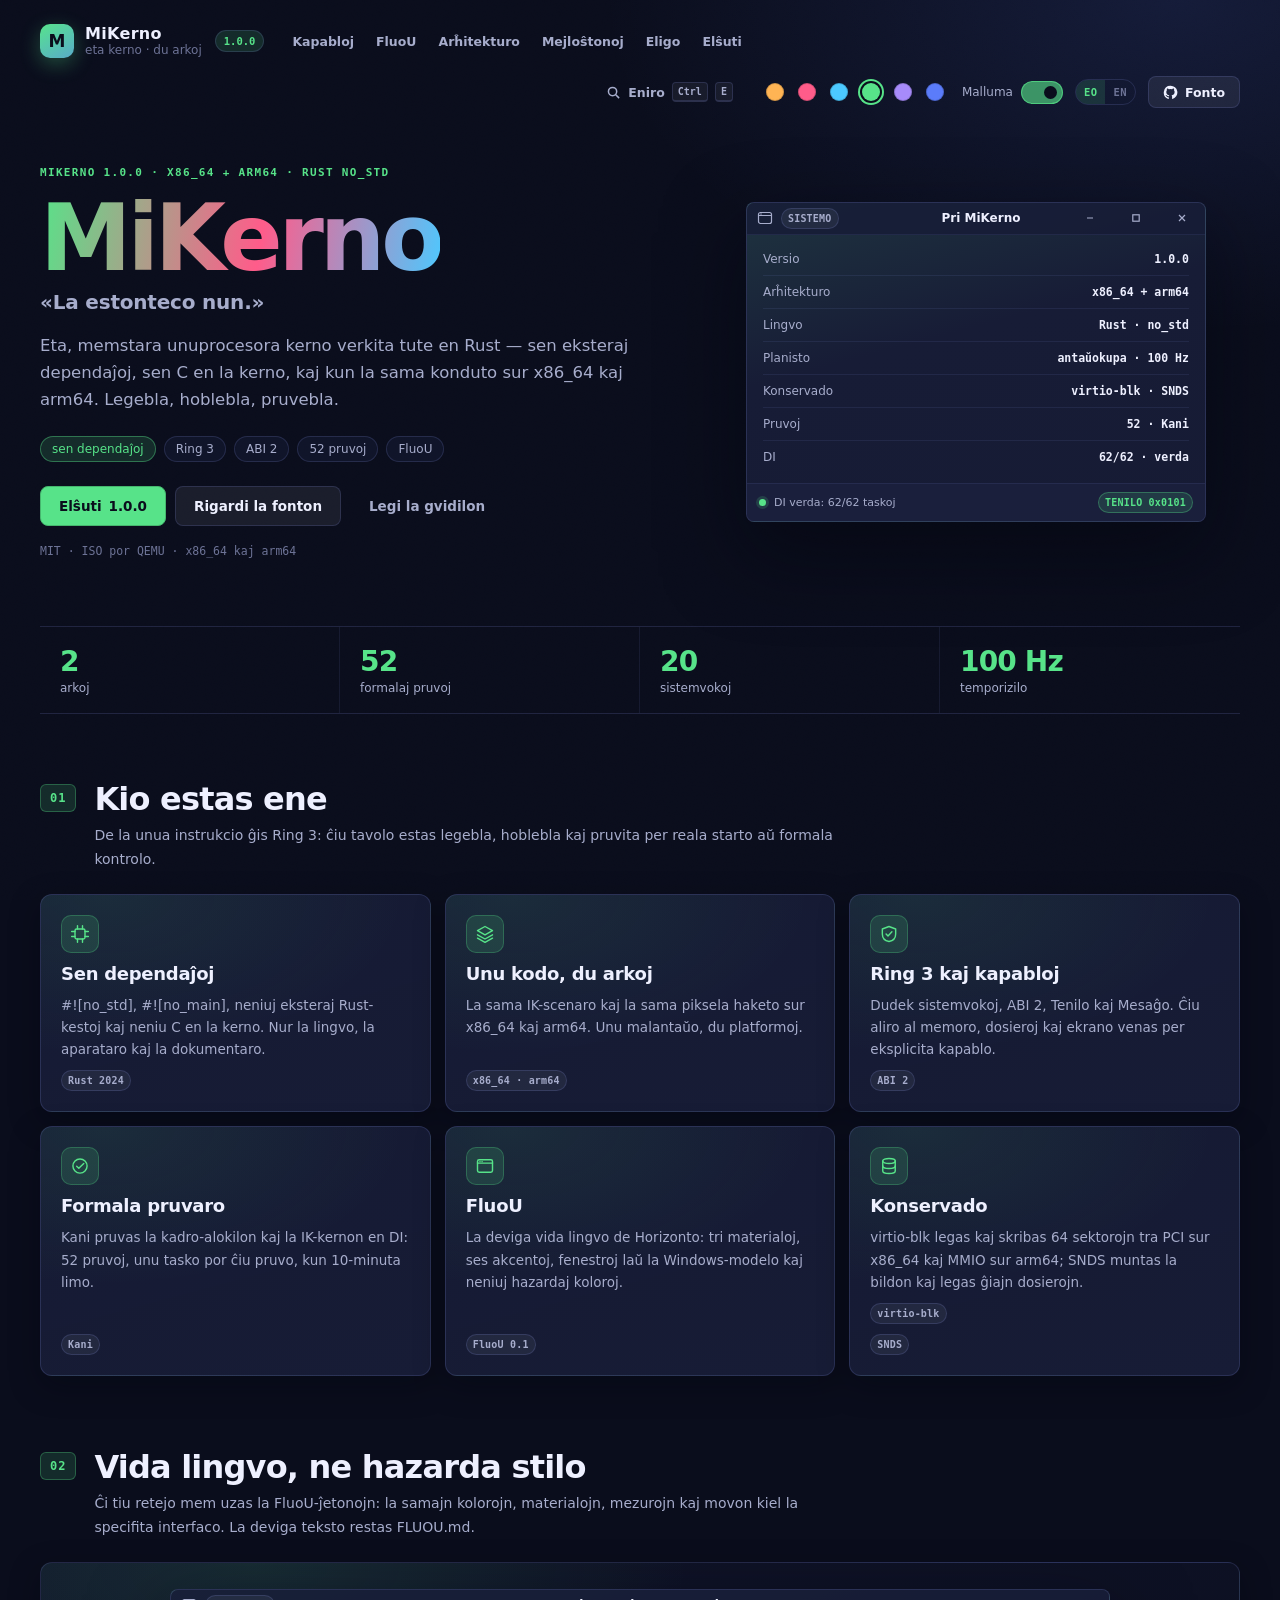
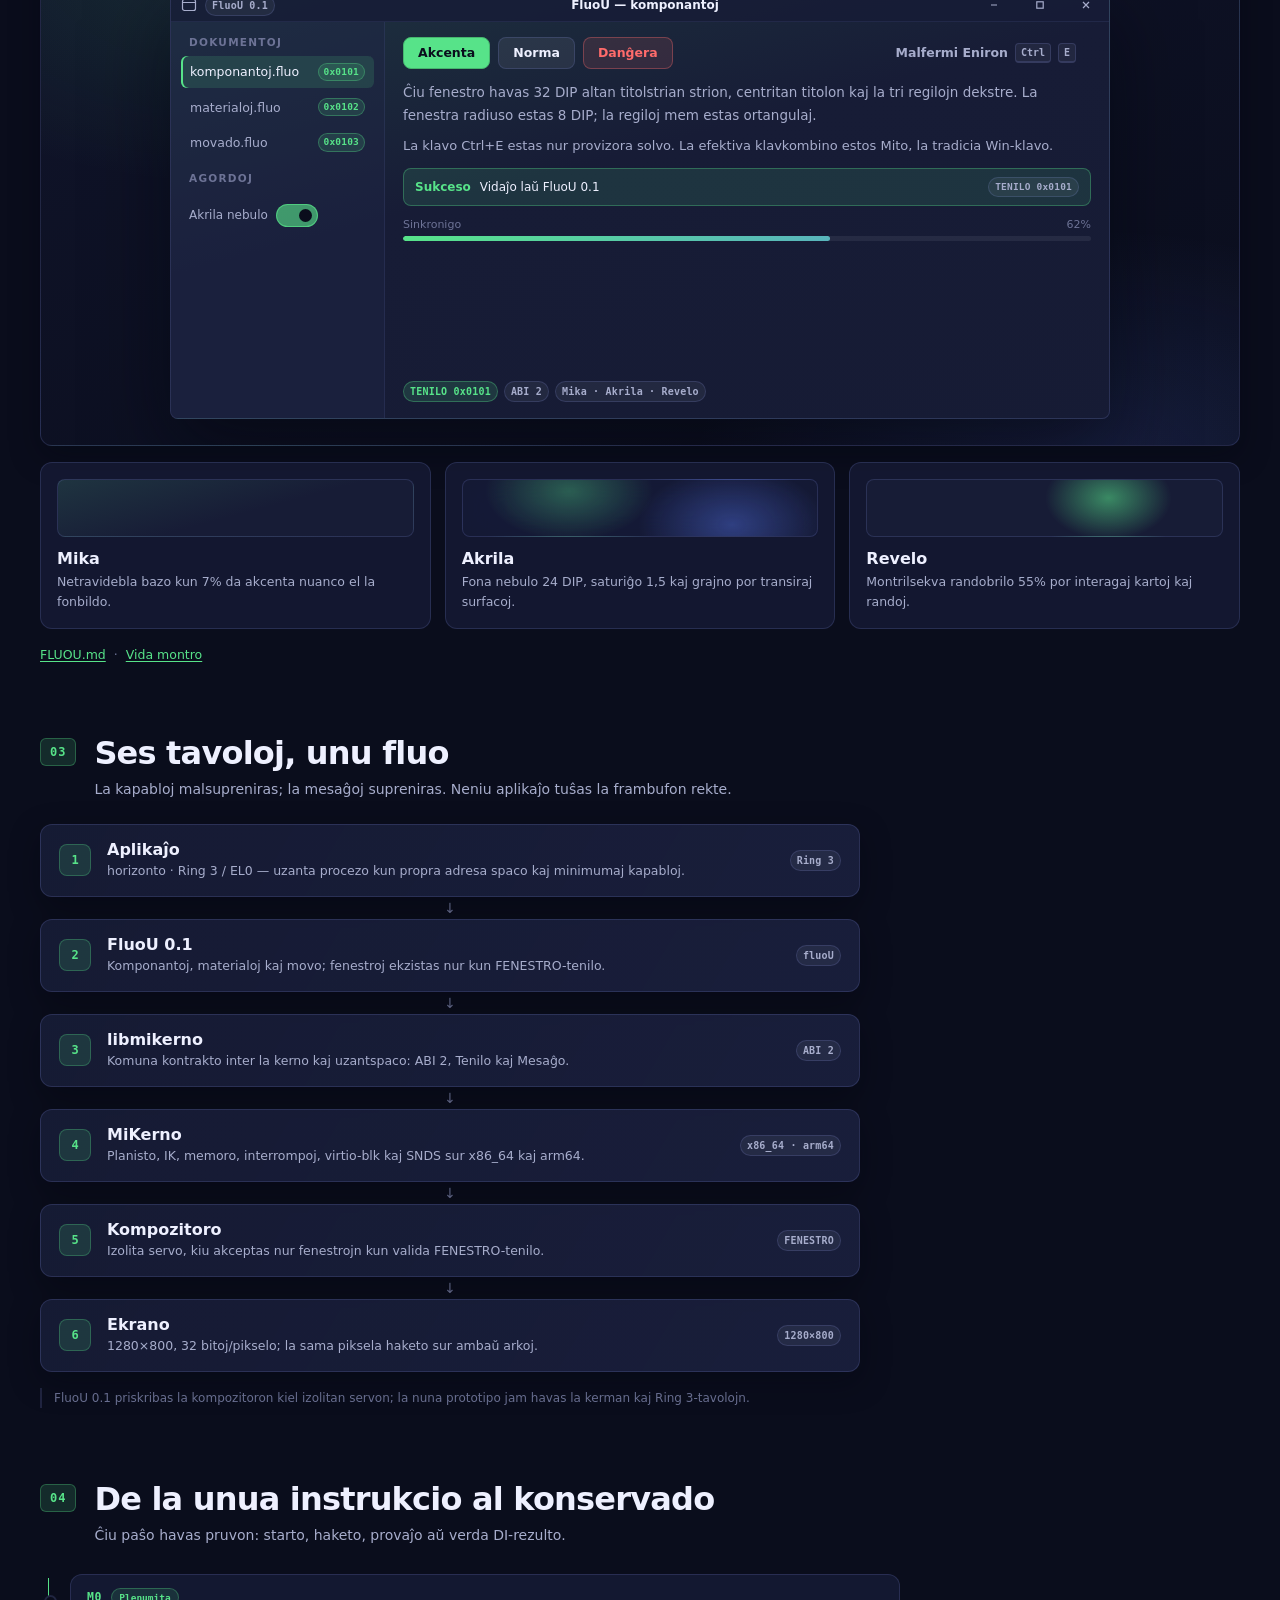
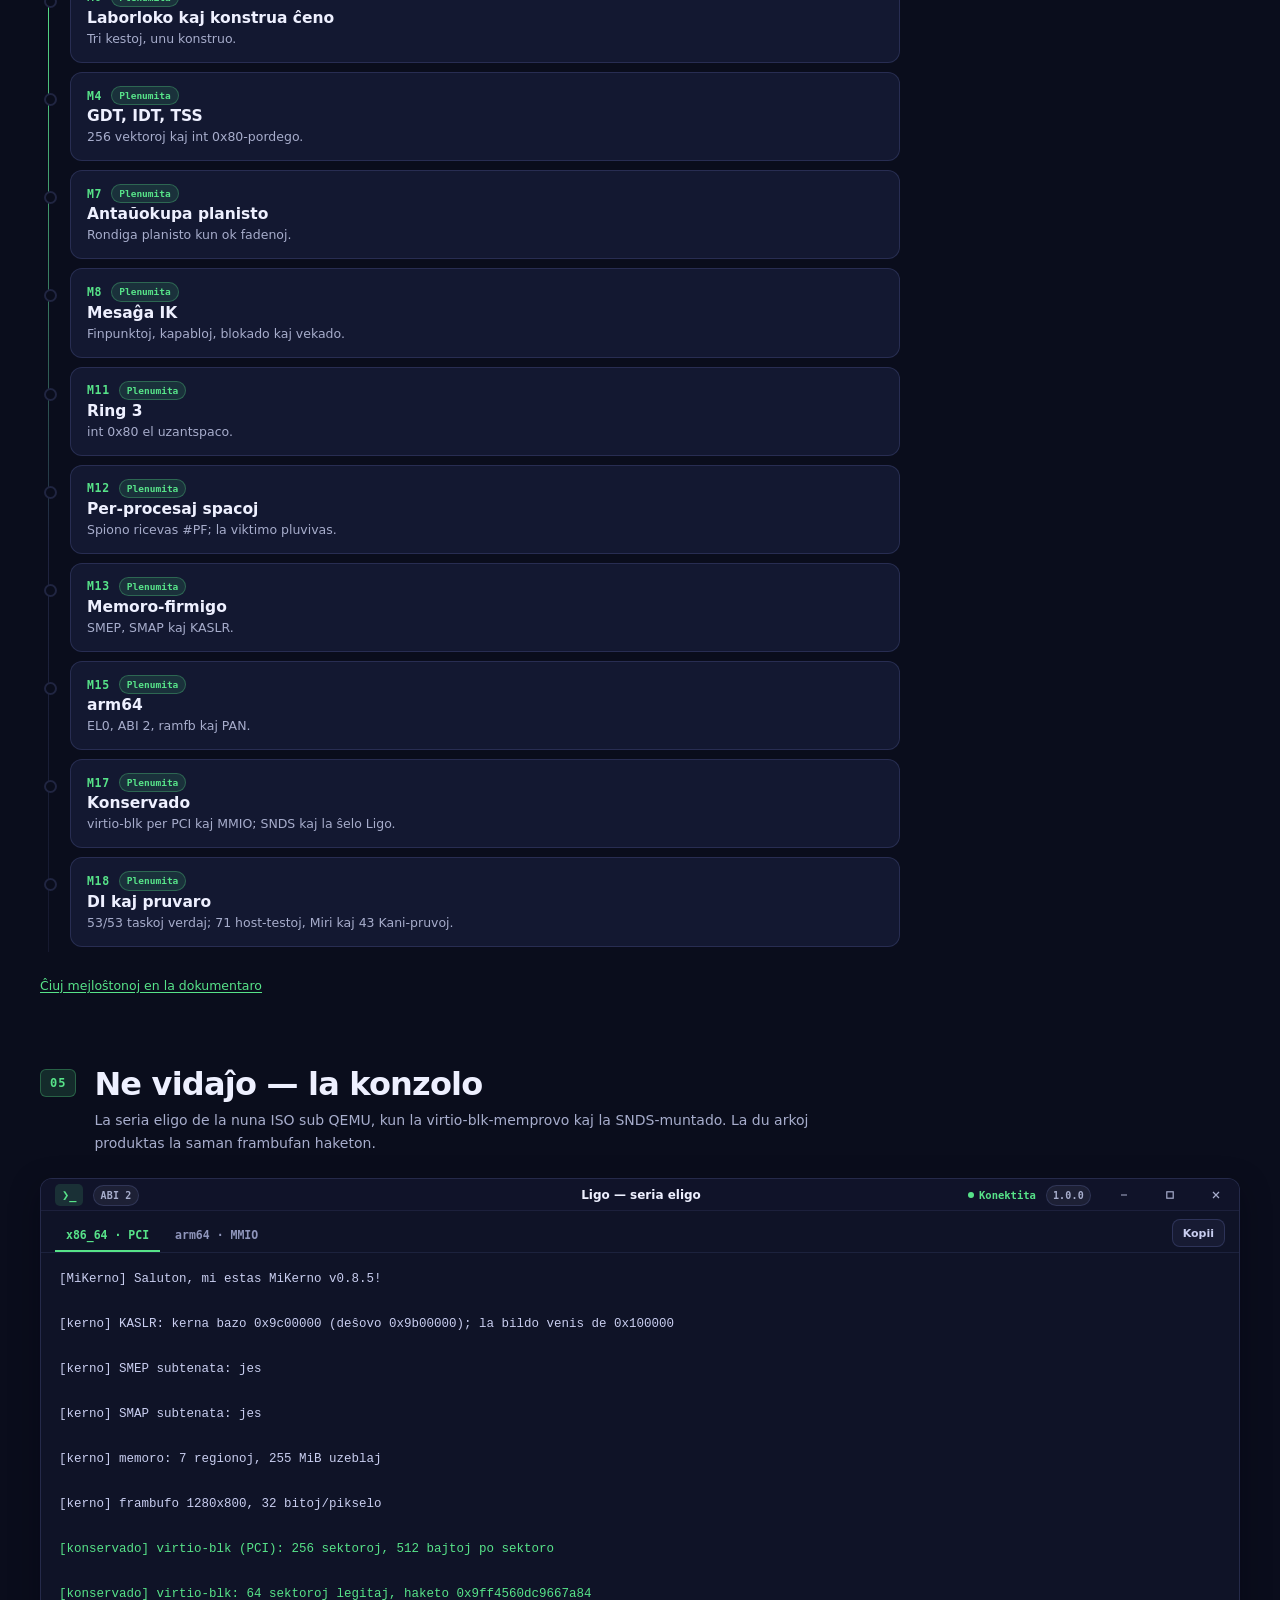
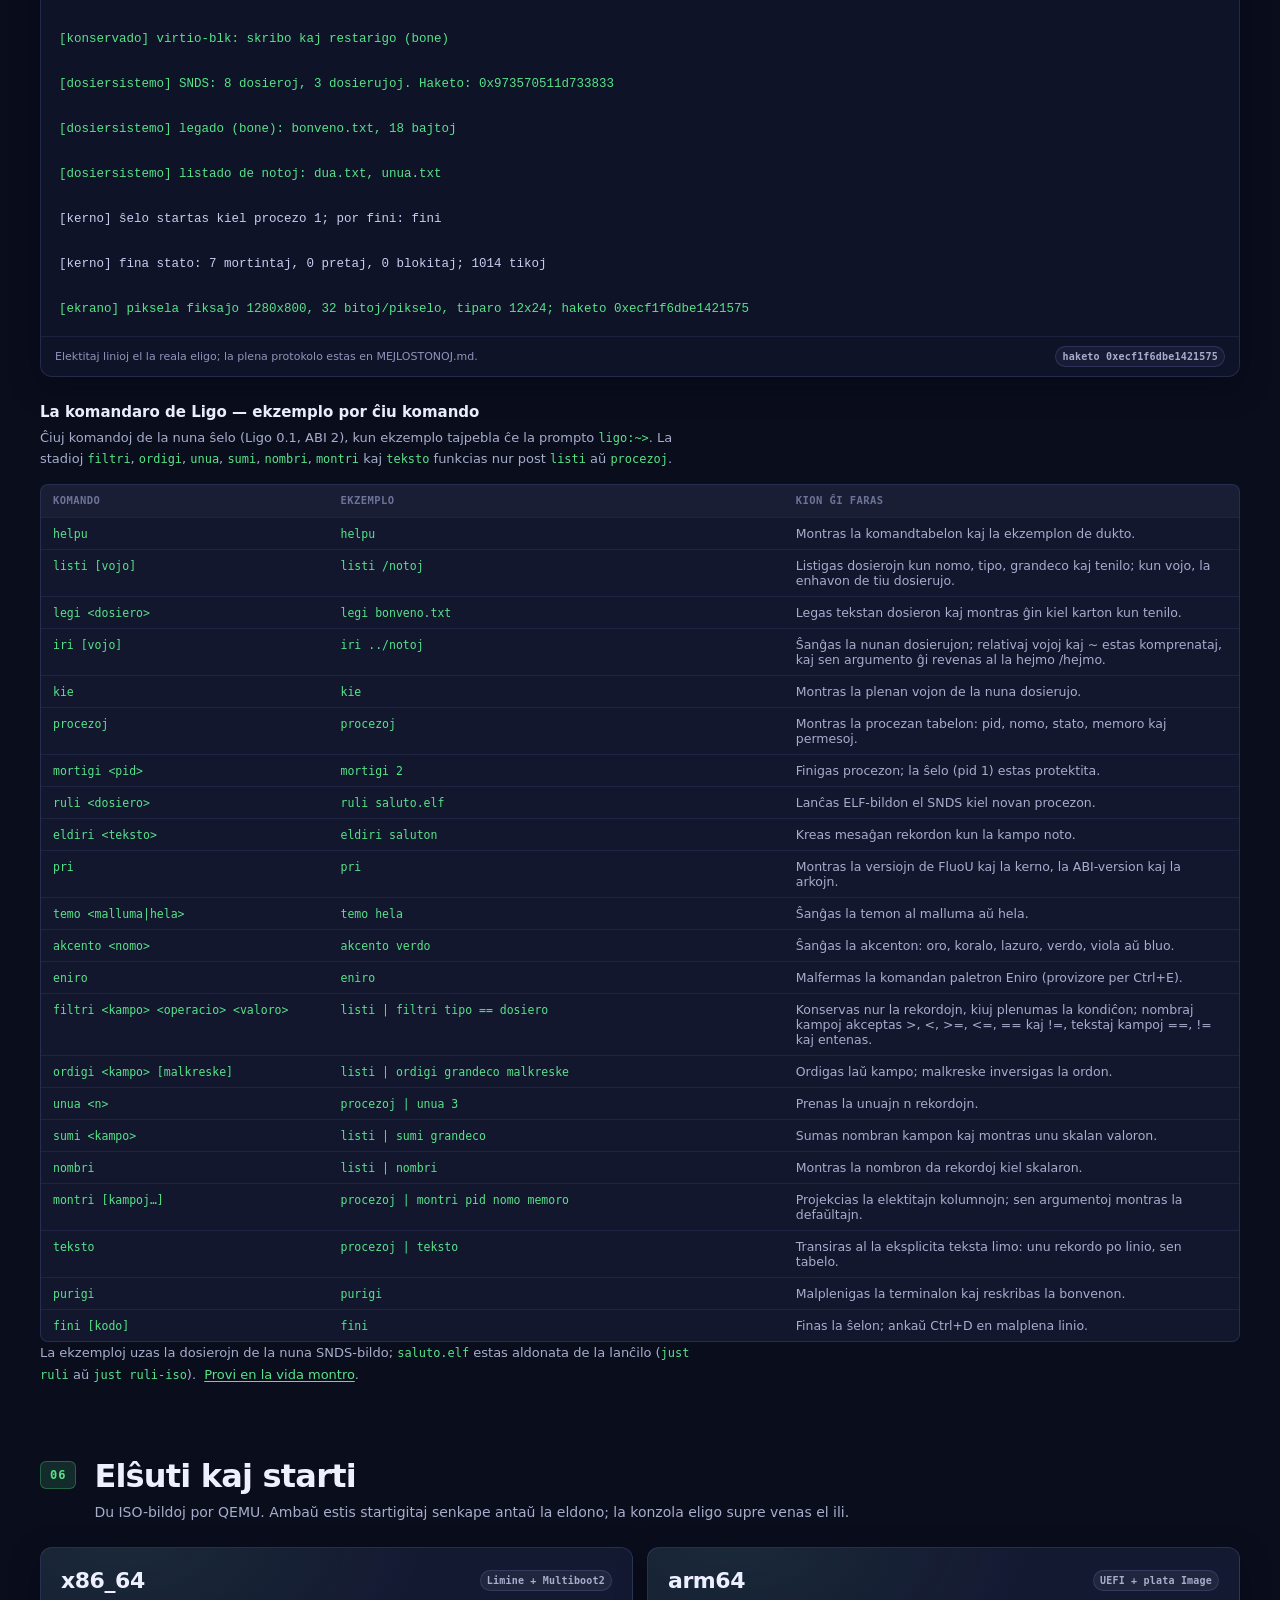
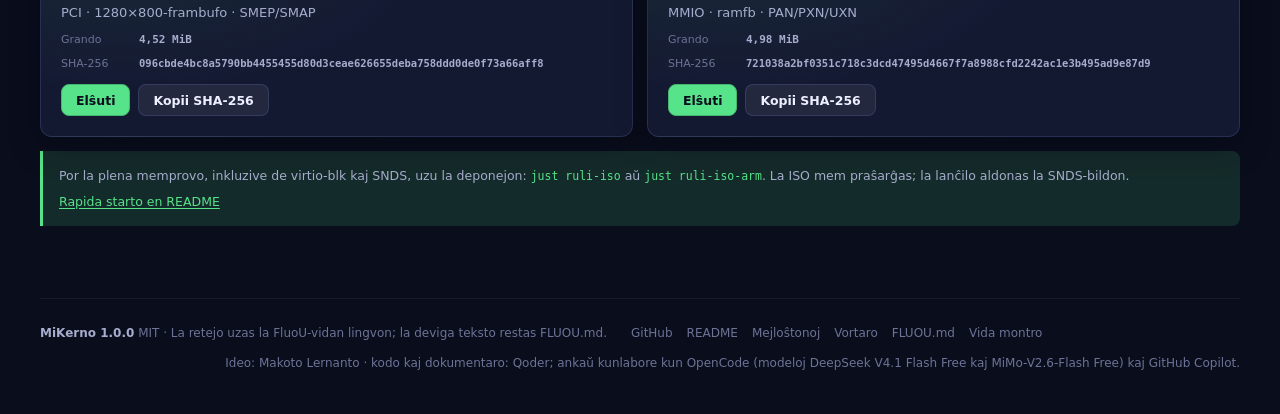
<file: docs/index.html>
<!DOCTYPE html>
<html lang="eo" data-versio="1.0.0">
<head>
  <meta charset="utf-8">
  <meta name="viewport" content="width=device-width, initial-scale=1">
  <title data-t="meta.titolo">MiKerno — eta kerno en Rust por du arkoj</title>
  <meta name="description" data-t-meta="meta.priskribo"
    content="MiKerno estas eta, memstara kaj pruvebla unuprocesora kerno verkita en Rust, kun la sama konduto sur x86_64 kaj arm64.">
  <meta name="theme-color" content="#0A0D1C">
  <meta property="og:title" content="MiKerno — eta kerno en Rust por du arkoj"
    data-t-meta="meta.titolo">
  <meta property="og:description"
    content="Eta, memstara kaj pruvebla unuprocesora kerno verkita en Rust, kun la sama konduto sur x86_64 kaj arm64."
    data-t-meta="meta.priskribo">
  <meta property="og:type" content="website">
  <meta property="og:url" content="https://makoto-lernanto.github.io/mikerno/">
  <link rel="icon"
    href="data:image/svg+xml,%3Csvg xmlns='http://www.w3.org/2000/svg' viewBox='0 0 64 64'%3E%3Cdefs%3E%3ClinearGradient id='g' x1='0' y1='0' x2='1' y2='1'%3E%3Cstop stop-color='%2357E389'/%3E%3Cstop offset='1' stop-color='%235B7CFA'/%3E%3C/linearGradient%3E%3C/defs%3E%3Crect width='64' height='64' rx='14' fill='url(%23g)'/%3E%3Ctext x='32' y='45' font-family='Segoe UI,sans-serif' font-size='38' font-weight='800' text-anchor='middle' fill='%230A0D1C'%3EM%3C/text%3E%3C/svg%3E">
  <link rel="stylesheet" href="retejo.css">
  <script src="tradukoj/angla.js" defer></script>
  <script src="retejo.js" defer></script>
</head>
<body>
  <a class="salto" href="#ĉefa" data-t="salto">Salti al la enhavo</a>

  <header class="kapo">
    <a class="marko" href="#hejmo" aria-label="MiKerno — hejmo" data-t-aria="marko.aria">
      <span class="marka-ikono" aria-hidden="true">M</span>
      <span class="marka-teksto">
        <strong>MiKerno</strong>
        <span data-t="marko.sub">eta kerno · du arkoj</span>
      </span>
      <span class="versio" data-versio-montri>1.0.0</span>
    </a>

    <nav class="navigado" aria-label="Ĉefaj sekcioj" data-t-aria="nav.aria">
      <a href="#kapabloj" data-t="nav.kapabloj">Kapabloj</a>
      <a href="#fluou" data-t="nav.fluou">FluoU</a>
      <a href="#arkitekturo" data-t="nav.arkitekturo">Arĥitekturo</a>
      <a href="#mejloŝtonoj" data-t="nav.mejloŝtonoj">Mejloŝtonoj</a>
      <a href="#eligo" data-t="nav.eligo">Eligo</a>
      <a href="#elŝuti" data-t="nav.elŝuti">Elŝuti</a>
    </nav>

    <div class="agordoj">
      <button class="buto subtila enira-lancho" id="eniroButono" type="button"
        aria-label="Malfermi Eniron (Ctrl+E)" data-t-aria="eniro.malfermi"
        title="Provizora klavo: Ctrl+E. Estonte: Mito, la tradicia Win-klavo."
        data-t-title="eniro.provizora">
        <svg viewBox="0 0 16 16" aria-hidden="true" fill="none" stroke="currentColor" stroke-width="1.6">
          <circle cx="7" cy="7" r="4.4"></circle>
          <path d="M10.4 10.4 14 14"></path>
        </svg>
        <span data-t="nav.eniro">Eniro</span>
        <kbd>Ctrl</kbd><kbd>E</kbd>
      </button>

      <div class="akcentoj" role="group" aria-label="Akcento" data-t-aria="akcento.regiloj">
        <button class="akcento-elektilo" type="button" data-akcento="oro" style="--koloro:#FFB454"
          aria-label="Akcento: oro" title="oro" aria-pressed="false"></button>
        <button class="akcento-elektilo" type="button" data-akcento="koralo" style="--koloro:#FF5C8A"
          aria-label="Akcento: koralo" title="koralo" aria-pressed="false"></button>
        <button class="akcento-elektilo" type="button" data-akcento="ĉielo" style="--koloro:#4CC9FF"
          aria-label="Akcento: ĉielo" title="ĉielo" aria-pressed="false"></button>
        <button class="akcento-elektilo" type="button" data-akcento="verdo" style="--koloro:#57E389"
          aria-label="Akcento: verdo" title="verdo" aria-pressed="true"></button>
        <button class="akcento-elektilo" type="button" data-akcento="viola" style="--koloro:#A78BFA"
          aria-label="Akcento: viola" title="viola" aria-pressed="false"></button>
        <button class="akcento-elektilo" type="button" data-akcento="bluo" style="--koloro:#5B7CFA"
          aria-label="Akcento: bluo" title="bluo" aria-pressed="false"></button>
      </div>

      <label class="ŝaltilo" title="Ŝalti inter la malluma kaj hela temoj"
        data-t-title="temo.ŝalti">
        <span id="temoEtikedo">Malluma</span>
        <input type="checkbox" id="temoSxaltilo" checked aria-label="Malluma temo">
      </label>

      <div class="lingvo" role="group" aria-label="Lingvo / Language">
        <button type="button" data-lingvo="eo" aria-pressed="true">EO</button>
        <button type="button" data-lingvo="en" aria-pressed="false">EN</button>
      </div>

      <a class="buto norma fonto-ligilo" href="https://github.com/makoto-lernanto/mikerno">
        <svg viewBox="0 0 16 16" aria-hidden="true" fill="currentColor">
          <path
            d="M8 .8a7.2 7.2 0 0 0-2.3 14c.4.1.5-.2.5-.4v-1.4c-2 .4-2.4-.9-2.4-.9-.3-.8-.8-1-.8-1-.7-.5.1-.5.1-.5.7.1 1.1.7 1.1.7.7 1.1 1.7.8 2.1.6.1-.5.3-.8.5-1-1.6-.2-3.3-.8-3.3-3.5 0-.8.3-1.4.7-1.9-.1-.2-.3-.9.1-1.8 0 0 .6-.2 1.9.7a6.6 6.6 0 0 1 3.5 0c1.3-.9 1.9-.7 1.9-.7.4.9.2 1.6.1 1.8.4.5.7 1.1.7 1.9 0 2.7-1.7 3.3-3.3 3.5.3.3.6.8.6 1.6v2c0 .2.1.5.5.4A7.2 7.2 0 0 0 8 .8Z">
          </path>
        </svg>
        <span data-t="nav.fonto">Fonto</span>
      </a>
    </div>
  </header>

  <main id="ĉefa">
    <section class="heroo" id="hejmo">
      <div class="heroo-teksto" data-aperu>
        <p class="supera-etikedo">
          MiKerno <span data-versio-montri>1.0.0</span> · x86_64 + arm64 · Rust no_std
        </p>
        <h1><span>MiKerno</span></h1>
        <p class="heroo-moto" data-t="hero.moto">«La estonteco nun.»</p>
        <p class="heroo-priskribo" data-t="hero.teksto">
          Eta, memstara unuprocesora kerno verkita tute en Rust — sen eksteraj
          dependaĵoj, sen C en la kerno, kaj kun la sama konduto sur x86_64 kaj
          arm64. Legebla, hoblebla, pruvebla.
        </p>
        <div class="principoj">
          <span class="principo vigla" data-t="hero.principo1">sen dependaĵoj</span>
          <span class="principo">Ring 3</span>
          <span class="principo">ABI 2</span>
          <span class="principo" data-t="hero.principo4">52 pruvoj</span>
          <span class="principo">FluoU</span>
        </div>
        <div class="heroo-butonoj">
          <a class="buto akcenta granda" href="https://github.com/makoto-lernanto/mikerno/releases/tag/v1.0.0"
            data-versio-ligo>
            <span data-t="hero.butono.elŝuti">Elŝuti</span>
            <span data-versio-montri>1.0.0</span>
          </a>
          <a class="buto norma granda" href="https://github.com/makoto-lernanto/mikerno"
            data-t="hero.butono.fonto">Rigardi la fonton</a>
          <a class="buto subtila granda" href="https://github.com/makoto-lernanto/mikerno/blob/main/docs/FLUOU.md"
            data-t="hero.butono.gvidilo">Legi la gvidilon</a>
        </div>
        <p class="heroo-noto" data-t="hero.noto">MIT · ISO por QEMU · x86_64 kaj arm64</p>
      </div>

      <div class="fenestra-scene" data-scene>
        <div class="fenestro heroa-fenestro revelo" data-fenestro="heroo">
          <div class="titolstrio" data-treni>
            <div class="titola-flanko">
              <svg class="aplika-ikono" viewBox="0 0 16 16" aria-hidden="true">
                <rect x="1.5" y="2.5" width="13" height="11" rx="2" fill="none" stroke="currentColor"
                  stroke-width="1.2"></rect>
                <path d="M1.5 5.5h13" stroke="currentColor" stroke-width="1.2"></path>
                <circle cx="4" cy="4" r=".7" fill="currentColor"></circle>
              </svg>
              <span class="sildeto">SISTEMO</span>
            </div>
            <div class="titola-centro">
              <span class="titolo" data-t="pri.titolo">Pri MiKerno</span>
            </div>
            <div class="regiloj" role="group" aria-label="Fenestraj regiloj" data-t-aria="fenestro.regiloj">
              <button type="button" data-ago="malgrandigi" title="Malgrandigi" aria-label="Malgrandigi">
                <svg viewBox="0 0 10 10" aria-hidden="true" fill="none" stroke="currentColor" stroke-width="1.2">
                  <path d="M2 5h6"></path>
                </svg>
              </button>
              <button type="button" data-ago="pligrandigi" title="Pligrandigi" aria-label="Pligrandigi">
                <svg class="ikono-pligrandigi" viewBox="0 0 10 10" aria-hidden="true" fill="none"
                  stroke="currentColor" stroke-width="1.2">
                  <rect x="1.8" y="1.8" width="6.4" height="6.4"></rect>
                </svg>
                <svg class="ikono-restarigi" viewBox="0 0 10 10" aria-hidden="true" fill="none"
                  stroke="currentColor" stroke-width="1.1">
                  <rect x="1.6" y="3" width="5.4" height="5.4"></rect>
                  <path d="M3.4 3V1.6h5v5H6.9"></path>
                </svg>
              </button>
              <button type="button" class="fermi" data-ago="fermi" title="Fermi" aria-label="Fermi">
                <svg viewBox="0 0 10 10" aria-hidden="true" fill="none" stroke="currentColor" stroke-width="1.2">
                  <path d="M2 2l6 6M8 2 2 8"></path>
                </svg>
              </button>
            </div>
          </div>
          <div class="fenestra-korpo pria-korpo">
            <div class="pri-chelo"><span data-t="pri.versio">Versio</span><strong><span data-versio-montri>1.0.0</span></strong></div>
            <div class="pri-chelo"><span data-t="pri.arkitekturo">Arĥitekturo</span><strong>x86_64 + arm64</strong></div>
            <div class="pri-chelo"><span data-t="pri.lingvo">Lingvo</span><strong>Rust · no_std</strong></div>
            <div class="pri-chelo"><span data-t="pri.planisto">Planisto</span><strong data-t="pri.planisto.valoro">antaŭokupa · 100 Hz</strong></div>
            <div class="pri-chelo"><span data-t="pri.konservado">Konservado</span><strong>virtio-blk · SNDS</strong></div>
            <div class="pri-chelo"><span data-t="pri.pruvoj">Pruvoj</span><strong>52 · Kani</strong></div>
            <div class="pri-chelo"><span>DI</span><strong>62/62 · <span data-t="pri.verda">verda</span></strong></div>
          </div>
          <div class="fenestra-piedo">
            <span class="stato-punkto" aria-hidden="true"></span>
            <span data-t="pri.di">DI verda: 62/62 taskoj</span>
            <span class="sildeto tenila">TENILO 0x0101</span>
          </div>
        </div>
        <div class="restarigo" data-restarigo="heroo" hidden>
          <h3 data-t="fenestro.kaŝita">Fenestro kaŝita</h3>
          <p data-t="fenestro.kaŝita.teksto">La fenestro atendas en la labortablo.</p>
          <button class="buto akcenta" type="button" data-restarigi="heroo" data-t="fenestro.remalfermi">Remalfermi</button>
        </div>
      </div>
    </section>

    <section class="statistiko" aria-label="Ŝlosilaj nombroj" data-t-aria="stat.aria" data-aperu>
      <div class="statistikero"><strong>2</strong><span data-t="stat.arkoj">arkoj</span></div>
      <div class="statistikero"><strong>52</strong><span data-t="stat.pruvoj">formalaj pruvoj</span></div>
      <div class="statistikero"><strong>20</strong><span data-t="stat.sistemvokoj">sistemvokoj</span></div>
      <div class="statistikero"><strong>100 Hz</strong><span data-t="stat.temporizilo">temporizilo</span></div>
    </section>

    <section class="sceno" id="kapabloj" data-aperu>
      <div class="scena-kapo">
        <span class="scena-numero">01</span>
        <div>
          <h2 data-t="kapabloj.titolo">Kio estas ene</h2>
          <p data-t="kapabloj.teksto">De la unua instrukcio ĝis Ring 3: ĉiu tavolo estas legebla, hoblebla
            kaj pruvita per reala starto aŭ formala kontrolo.</p>
        </div>
      </div>

      <div class="kartaro">
        <article class="karto revelo">
          <span class="karta-ikono" aria-hidden="true">
            <svg viewBox="0 0 24 24" fill="none" stroke="currentColor" stroke-width="1.7" stroke-linecap="round">
              <rect x="6" y="6" width="12" height="12" rx="2"></rect>
              <path d="M9 2v4M15 2v4M9 18v4M15 18v4M2 9h4M2 15h4M18 9h4M18 15h4"></path>
            </svg>
          </span>
          <h3 data-t="kapabloj.k1.titolo">Sen dependaĵoj</h3>
          <p data-t="kapabloj.k1.teksto">#![no_std], #![no_main], neniuj eksteraj Rust-kestoj kaj neniu C
            en la kerno. Nur la lingvo, la aparataro kaj la dokumentaro.</p>
          <span class="sildeto">Rust 2024</span>
        </article>

        <article class="karto revelo">
          <span class="karta-ikono" aria-hidden="true">
            <svg viewBox="0 0 24 24" fill="none" stroke="currentColor" stroke-width="1.7" stroke-linecap="round"
              stroke-linejoin="round">
              <path d="m12 3 9 5-9 5-9-5 9-5Z"></path>
              <path d="m3 13 9 5 9-5M3 17l9 5 9-5"></path>
            </svg>
          </span>
          <h3 data-t="kapabloj.k2.titolo">Unu kodo, du arkoj</h3>
          <p data-t="kapabloj.k2.teksto">La sama IK-scenaro kaj la sama piksela haketo sur x86_64 kaj
            arm64. Unu malantaŭo, du platformoj.</p>
          <span class="sildeto">x86_64 · arm64</span>
        </article>

        <article class="karto revelo">
          <span class="karta-ikono" aria-hidden="true">
            <svg viewBox="0 0 24 24" fill="none" stroke="currentColor" stroke-width="1.7" stroke-linecap="round"
              stroke-linejoin="round">
              <path d="M12 3 20 6v6c0 5-3.4 8.2-8 9-4.6-.8-8-4-8-9V6l8-3Z"></path>
              <path d="m8.5 12 2.3 2.3 4.7-5"></path>
            </svg>
          </span>
          <h3 data-t="kapabloj.k3.titolo">Ring 3 kaj kapabloj</h3>
          <p data-t="kapabloj.k3.teksto">Dudek sistemvokoj, ABI 2, Tenilo kaj Mesaĝo. Ĉiu aliro al
            memoro, dosieroj kaj ekrano venas per eksplicita kapablo.</p>
          <span class="sildeto">ABI 2</span>
        </article>

        <article class="karto revelo">
          <span class="karta-ikono" aria-hidden="true">
            <svg viewBox="0 0 24 24" fill="none" stroke="currentColor" stroke-width="1.7" stroke-linecap="round"
              stroke-linejoin="round">
              <circle cx="12" cy="12" r="8.5"></circle>
              <path d="m8 12.2 2.6 2.6L16.5 9"></path>
            </svg>
          </span>
          <h3 data-t="kapabloj.k4.titolo">Formala pruvaro</h3>
          <p data-t="kapabloj.k4.teksto">Kani pruvas la kadro-alokilon kaj la IK-kernon en DI: 52 pruvoj,
            unu tasko por ĉiu pruvo, kun 10-minuta limo.</p>
          <span class="sildeto">Kani</span>
        </article>

        <article class="karto revelo">
          <span class="karta-ikono" aria-hidden="true">
            <svg viewBox="0 0 24 24" fill="none" stroke="currentColor" stroke-width="1.7" stroke-linecap="round"
              stroke-linejoin="round">
              <rect x="3" y="4.5" width="18" height="15" rx="2"></rect>
              <path d="M3 8.5h18M6 6.5h.01M8.5 6.5h.01"></path>
            </svg>
          </span>
          <h3>FluoU</h3>
          <p data-t="kapabloj.k5.teksto">La deviga vida lingvo de Horizonto: tri materialoj, ses akcentoj,
            fenestroj laŭ la Windows-modelo kaj neniuj hazardaj koloroj.</p>
          <span class="sildeto">FluoU 0.1</span>
        </article>

        <article class="karto revelo">
          <span class="karta-ikono" aria-hidden="true">
            <svg viewBox="0 0 24 24" fill="none" stroke="currentColor" stroke-width="1.7" stroke-linecap="round"
              stroke-linejoin="round">
              <ellipse cx="12" cy="6" rx="7.5" ry="3"></ellipse>
              <path d="M4.5 6v12c0 1.7 3.4 3 7.5 3s7.5-1.3 7.5-3V6"></path>
              <path d="M4.5 12c0 1.7 3.4 3 7.5 3s7.5-1.3 7.5-3"></path>
            </svg>
          </span>
          <h3 data-t="kapabloj.k6.titolo">Konservado</h3>
          <p data-t="kapabloj.k6.teksto">virtio-blk legas kaj skribas 64 sektorojn tra PCI sur x86_64 kaj
            MMIO sur arm64; SNDS muntas la bildon kaj legas ĝiajn dosierojn.</p>
          <span class="sildeto">virtio-blk</span>
          <span class="sildeto">SNDS</span>
        </article>
      </div>
    </section>

    <section class="sceno" id="fluou" data-aperu>
      <div class="scena-kapo">
        <span class="scena-numero">02</span>
        <div>
          <h2 data-t="fluou.titolo">Vida lingvo, ne hazarda stilo</h2>
          <p data-t="fluou.teksto">Ĉi tiu retejo mem uzas la FluoU-ĵetonojn: la samajn kolorojn, materialojn,
            mezurojn kaj movon kiel la specifita interfaco. La deviga teksto restas FLUOU.md.</p>
        </div>
      </div>

      <div class="labortablo" data-scene>
        <div class="fenestro fenestro-demo revelo" data-fenestro="fluou">
          <div class="titolstrio" data-treni>
            <div class="titola-flanko">
              <svg class="aplika-ikono" viewBox="0 0 16 16" aria-hidden="true">
                <rect x="1.5" y="2.5" width="13" height="11" rx="2" fill="none" stroke="currentColor"
                  stroke-width="1.2"></rect>
                <path d="M1.5 5.5h13" stroke="currentColor" stroke-width="1.2"></path>
              </svg>
              <span class="sildeto">FluoU 0.1</span>
            </div>
            <div class="titola-centro">
              <span class="titolo" data-t="fluou.fenestro.titolo">FluoU — komponantoj</span>
            </div>
            <div class="regiloj" role="group" aria-label="Fenestraj regiloj" data-t-aria="fenestro.regiloj">
              <button type="button" data-ago="malgrandigi" title="Malgrandigi" aria-label="Malgrandigi">
                <svg viewBox="0 0 10 10" aria-hidden="true" fill="none" stroke="currentColor" stroke-width="1.2">
                  <path d="M2 5h6"></path>
                </svg>
              </button>
              <button type="button" data-ago="pligrandigi" title="Pligrandigi" aria-label="Pligrandigi">
                <svg class="ikono-pligrandigi" viewBox="0 0 10 10" aria-hidden="true" fill="none"
                  stroke="currentColor" stroke-width="1.2">
                  <rect x="1.8" y="1.8" width="6.4" height="6.4"></rect>
                </svg>
                <svg class="ikono-restarigi" viewBox="0 0 10 10" aria-hidden="true" fill="none"
                  stroke="currentColor" stroke-width="1.1">
                  <rect x="1.6" y="3" width="5.4" height="5.4"></rect>
                  <path d="M3.4 3V1.6h5v5H6.9"></path>
                </svg>
              </button>
              <button type="button" class="fermi" data-ago="fermi" title="Fermi" aria-label="Fermi">
                <svg viewBox="0 0 10 10" aria-hidden="true" fill="none" stroke="currentColor" stroke-width="1.2">
                  <path d="M2 2l6 6M8 2 2 8"></path>
                </svg>
              </button>
            </div>
          </div>

          <div class="fenestra-korpo fluou-korpo">
            <aside class="flanko">
              <div class="flanka-etikedo" data-t="fluou.dokumentoj">Dokumentoj</div>
              <button type="button" class="dosiero elektita">
                <span>komponantoj.fluo</span><span class="sildeto tenila">0x0101</span>
              </button>
              <button type="button" class="dosiero">
                <span>materialoj.fluo</span><span class="sildeto tenila">0x0102</span>
              </button>
              <button type="button" class="dosiero">
                <span>movado.fluo</span><span class="sildeto tenila">0x0103</span>
              </button>
              <div class="flanka-etikedo" data-t="fluou.agordoj">Agordoj</div>
              <label class="ŝaltilo">
                <span data-t="fluou.akrila">Akrila nebulo</span>
                <input type="checkbox" checked aria-label="Akrila nebulo">
              </label>
            </aside>

            <div class="redaktilo">
              <div class="ilobreto">
                <button class="buto akcenta" type="button" data-t="fluou.butono.akcenta">Akcenta</button>
                <button class="buto norma" type="button" data-t="fluou.butono.norma">Norma</button>
                <button class="buto danĝera" type="button" data-t="fluou.butono.danĝera">Danĝera</button>
                <span class="spaco"></span>
                <button class="buto subtila" type="button" id="malfermiEniron">
                  <span data-t="fluou.butono.eniro">Malfermi Eniron</span> <kbd>Ctrl</kbd><kbd>E</kbd>
                </button>
              </div>
              <p class="demo-teksto" data-t="fluou.demo.teksto">Ĉiu fenestro havas 32 DIP altan titolstrian
                strion, centritan titolon kaj la tri regilojn dekstre. La fenestra radiuso estas 8 DIP; la
                regiloj mem estas ortangulaj.</p>
              <p class="demo-noto" data-t="fluou.eniro.provizora">La klavo <kbd>Ctrl</kbd>+<kbd>E</kbd> estas
                nur provizora solvo. La efektiva klavkombino estos <strong>Mito</strong>, la tradicia
                <kbd>Win</kbd>-klavo.</p>
              <div class="informa-strio">
                <span class="semantiko" data-t="fluou.informo.semantiko">Sukceso</span>
                <span data-t="fluou.informo.teksto">Vidaĵo laŭ FluoU 0.1</span>
                <span class="sildeto">TENILO 0x0101</span>
              </div>
              <div class="progreso">
                <div class="progresa-etikedo"><span data-t="fluou.progreso">Sinkronigo</span><span>62%</span></div>
                <div class="progresa-trako"><div class="progresa-plenigo" style="width:62%"></div></div>
              </div>
              <div class="demo-etikedoj">
                <span class="sildeto tenila">TENILO 0x0101</span>
                <span class="sildeto">ABI 2</span>
                <span class="sildeto">Mika · Akrila · Revelo</span>
              </div>
            </div>
          </div>
        </div>
        <div class="restarigo" data-restarigo="fluou" hidden>
          <h3 data-t="fenestro.kaŝita">Fenestro kaŝita</h3>
          <p data-t="fenestro.kaŝita.teksto">La fenestro atendas en la labortablo.</p>
          <button class="buto akcenta" type="button" data-restarigi="fluou" data-t="fenestro.remalfermi">Remalfermi</button>
        </div>
      </div>

      <div class="materialoj">
        <article class="materialo revelo">
          <span class="materiala-specimeno mika" aria-hidden="true"></span>
          <h3>Mika</h3>
          <p data-t="fluou.mika">Netravidebla bazo kun 7% da akcenta nuanco el la fonbildo.</p>
        </article>
        <article class="materialo revelo">
          <span class="materiala-specimeno akrila" aria-hidden="true"></span>
          <h3>Akrila</h3>
          <p data-t="fluou.akrila.teksto">Fona nebulo 24 DIP, saturiĝo 1,5 kaj grajno por transiraj surfacoj.</p>
        </article>
        <article class="materialo revelo">
          <span class="materiala-specimeno revelo-specimeno" aria-hidden="true"></span>
          <h3>Revelo</h3>
          <p data-t="fluou.revelo">Montrilsekva randobrilo 55% por interagaj kartoj kaj randoj.</p>
        </article>
      </div>

      <p class="scena-ligiloj">
        <a href="FLUOU.md">FLUOU.md</a>
        <span aria-hidden="true">·</span>
        <a href="FLUOU-montro.html" data-t="fluou.montro">Vida montro</a>
      </p>
    </section>

    <section class="sceno" id="arkitekturo" data-aperu>
      <div class="scena-kapo">
        <span class="scena-numero">03</span>
        <div>
          <h2 data-t="ark.titolo">Ses tavoloj, unu fluo</h2>
          <p data-t="ark.teksto">La kapabloj malsupreniras; la mesaĝoj supreniras. Neniu aplikaĵo tuŝas la
            frambufon rekte.</p>
        </div>
      </div>

      <div class="tavoloj">
        <article class="tavolo revelo">
          <span class="tavola-numero">1</span>
          <div><h3 data-t="ark.t1.titolo">Aplikaĵo</h3><p data-t="ark.t1.teksto">horizonto · Ring 3 / EL0 — uzanta procezo kun propra adresa spaco kaj minimumaj kapabloj.</p></div>
          <span class="sildeto">Ring 3</span>
        </article>
        <div class="sago" aria-hidden="true">↓</div>
        <article class="tavolo revelo">
          <span class="tavola-numero">2</span>
          <div><h3>FluoU 0.1</h3><p data-t="ark.t2.teksto">Komponantoj, materialoj kaj movo; fenestroj ekzistas nur kun FENESTRO-tenilo.</p></div>
          <span class="sildeto">fluoU</span>
        </article>
        <div class="sago" aria-hidden="true">↓</div>
        <article class="tavolo revelo">
          <span class="tavola-numero">3</span>
          <div><h3>libmikerno</h3><p data-t="ark.t3.teksto">Komuna kontrakto inter la kerno kaj uzantspaco: ABI 2, Tenilo kaj Mesaĝo.</p></div>
          <span class="sildeto">ABI 2</span>
        </article>
        <div class="sago" aria-hidden="true">↓</div>
        <article class="tavolo revelo">
          <span class="tavola-numero">4</span>
          <div><h3>MiKerno</h3><p data-t="ark.t4.teksto">Planisto, IK, memoro, interrompoj, virtio-blk kaj SNDS sur x86_64 kaj arm64.</p></div>
          <span class="sildeto">x86_64 · arm64</span>
        </article>
        <div class="sago" aria-hidden="true">↓</div>
        <article class="tavolo revelo">
          <span class="tavola-numero">5</span>
          <div><h3 data-t="ark.t5.titolo">Kompozitoro</h3><p data-t="ark.t5.teksto">Izolita servo, kiu akceptas nur fenestrojn kun valida FENESTRO-tenilo.</p></div>
          <span class="sildeto">FENESTRO</span>
        </article>
        <div class="sago" aria-hidden="true">↓</div>
        <article class="tavolo revelo">
          <span class="tavola-numero">6</span>
          <div><h3 data-t="ark.t6.titolo">Ekrano</h3><p data-t="ark.t6.teksto">1280×800, 32 bitoj/pikselo; la sama piksela haketo sur ambaŭ arkoj.</p></div>
          <span class="sildeto">1280×800</span>
        </article>
      </div>

      <p class="ark-noto" data-t="ark.noto">FluoU 0.1 priskribas la kompozitoron kiel izolitan servon; la nuna
        prototipo jam havas la kerman kaj Ring 3-tavolojn.</p>
    </section>

    <section class="sceno" id="mejloŝtonoj" data-aperu>
      <div class="scena-kapo">
        <span class="scena-numero">04</span>
        <div>
          <h2 data-t="mej.titolo">De la unua instrukcio al konservado</h2>
          <p data-t="mej.teksto">Ĉiu paŝo havas pruvon: starto, haketo, provaĵo aŭ verda DI-rezulto.</p>
        </div>
      </div>

      <ol class="tempo">
        <li class="mejloŝtono revelo">
          <span class="tempa-punkto" aria-hidden="true"></span>
          <div class="mejla-kapo"><strong>M0</strong><span class="stato plenumita" data-t="stato.plenumita">Plenumita</span></div>
          <h3 data-t="mej.m0.titolo">Laborloko kaj konstrua ĉeno</h3>
          <p data-t="mej.m0.teksto">Tri kestoj, unu konstruo.</p>
        </li>
        <li class="mejloŝtono revelo">
          <span class="tempa-punkto" aria-hidden="true"></span>
          <div class="mejla-kapo"><strong>M4</strong><span class="stato plenumita" data-t="stato.plenumita">Plenumita</span></div>
          <h3 data-t="mej.m4.titolo">GDT, IDT, TSS</h3>
          <p data-t="mej.m4.teksto">256 vektoroj kaj int 0x80-pordego.</p>
        </li>
        <li class="mejloŝtono revelo">
          <span class="tempa-punkto" aria-hidden="true"></span>
          <div class="mejla-kapo"><strong>M7</strong><span class="stato plenumita" data-t="stato.plenumita">Plenumita</span></div>
          <h3 data-t="mej.m7.titolo">Antaŭokupa planisto</h3>
          <p data-t="mej.m7.teksto">Rondiga planisto kun ok fadenoj.</p>
        </li>
        <li class="mejloŝtono revelo">
          <span class="tempa-punkto" aria-hidden="true"></span>
          <div class="mejla-kapo"><strong>M8</strong><span class="stato plenumita" data-t="stato.plenumita">Plenumita</span></div>
          <h3 data-t="mej.m8.titolo">Mesaĝa IK</h3>
          <p data-t="mej.m8.teksto">Finpunktoj, kapabloj, blokado kaj vekado.</p>
        </li>
        <li class="mejloŝtono revelo">
          <span class="tempa-punkto" aria-hidden="true"></span>
          <div class="mejla-kapo"><strong>M11</strong><span class="stato plenumita" data-t="stato.plenumita">Plenumita</span></div>
          <h3 data-t="mej.m11.titolo">Ring 3</h3>
          <p data-t="mej.m11.teksto">int 0x80 el uzantspaco.</p>
        </li>
        <li class="mejloŝtono revelo">
          <span class="tempa-punkto" aria-hidden="true"></span>
          <div class="mejla-kapo"><strong>M12</strong><span class="stato plenumita" data-t="stato.plenumita">Plenumita</span></div>
          <h3 data-t="mej.m12.titolo">Per-procesaj spacoj</h3>
          <p data-t="mej.m12.teksto">Spiono ricevas #PF; la viktimo pluvivas.</p>
        </li>
        <li class="mejloŝtono revelo">
          <span class="tempa-punkto" aria-hidden="true"></span>
          <div class="mejla-kapo"><strong>M13</strong><span class="stato plenumita" data-t="stato.plenumita">Plenumita</span></div>
          <h3 data-t="mej.m13.titolo">Memoro-firmigo</h3>
          <p data-t="mej.m13.teksto">SMEP, SMAP kaj KASLR.</p>
        </li>
        <li class="mejloŝtono revelo">
          <span class="tempa-punkto" aria-hidden="true"></span>
          <div class="mejla-kapo"><strong>M15</strong><span class="stato plenumita" data-t="stato.plenumita">Plenumita</span></div>
          <h3 data-t="mej.m15.titolo">arm64</h3>
          <p data-t="mej.m15.teksto">EL0, ABI 2, ramfb kaj PAN.</p>
        </li>
        <li class="mejloŝtono revelo">
          <span class="tempa-punkto" aria-hidden="true"></span>
          <div class="mejla-kapo"><strong>M17</strong><span class="stato plenumita" data-t="stato.plenumita">Plenumita</span></div>
          <h3 data-t="mej.m17.titolo">Konservado</h3>
          <p data-t="mej.m17.teksto">virtio-blk per PCI kaj MMIO; SNDS kaj la ŝelo Ligo.</p>
        </li>
        <li class="mejloŝtono revelo">
          <span class="tempa-punkto" aria-hidden="true"></span>
          <div class="mejla-kapo"><strong>M18</strong><span class="stato plenumita" data-t="stato.plenumita">Plenumita</span></div>
          <h3 data-t="mej.m18.titolo">DI kaj pruvaro</h3>
          <p data-t="mej.m18.teksto">53/53 taskoj verdaj; 71 host-testoj, Miri kaj 43 Kani-pruvoj.</p>
        </li>
      </ol>

      <p class="scena-ligiloj">
        <a href="https://github.com/makoto-lernanto/mikerno/blob/main/docs/MEJLOSTONOJ.md"
          data-t="mej.ligilo">Ĉiuj mejloŝtonoj en la dokumentaro</a>
      </p>
    </section>

    <section class="sceno" id="eligo" data-aperu>
      <div class="scena-kapo">
        <span class="scena-numero">05</span>
        <div>
          <h2 data-t="eligo.titolo">Ne vidaĵo — la konzolo</h2>
          <p data-t="eligo.teksto">La seria eligo de la nuna ISO sub QEMU, kun la virtio-blk-memprovo
            kaj la SNDS-muntado. La du arkoj produktas la saman frambufan haketon.</p>
        </div>
      </div>

      <div class="terminala-scene" data-scene>
        <div class="terminalo revelo" data-fenestro="ligo">
          <div class="terminala-kapo" data-treni>
            <div class="terminala-flanko">
              <span class="terminala-sigilo" aria-hidden="true">❯_</span>
              <span class="sildeto">ABI 2</span>
            </div>
            <div class="terminala-centro">
              <span class="terminala-titolo" data-t="eligo.fenestro.titolo">Ligo — seria eligo</span>
            </div>
            <div class="terminala-dekstro">
              <span class="terminala-stato" data-t="eligo.stato">Konektita</span>
              <span class="sildeto" data-versio-montri>1.0.0</span>
              <div class="regiloj terminala-regiloj" role="group" aria-label="Fenestraj regiloj de Ligo"
                data-t-aria="fenestro.regiloj">
                <button type="button" data-ago="malgrandigi" title="Malgrandigi" aria-label="Malgrandigi">
                  <svg viewBox="0 0 10 10" aria-hidden="true" fill="none" stroke="currentColor" stroke-width="1.2">
                    <path d="M2 5h6"></path>
                  </svg>
                </button>
                <button type="button" data-ago="pligrandigi" title="Pligrandigi" aria-label="Pligrandigi">
                  <svg class="ikono-pligrandigi" viewBox="0 0 10 10" aria-hidden="true" fill="none"
                    stroke="currentColor" stroke-width="1.2">
                    <rect x="1.8" y="1.8" width="6.4" height="6.4"></rect>
                  </svg>
                  <svg class="ikono-restarigi" viewBox="0 0 10 10" aria-hidden="true" fill="none"
                    stroke="currentColor" stroke-width="1.1">
                    <rect x="1.6" y="3" width="5.4" height="5.4"></rect>
                    <path d="M3.4 3V1.6h5v5H6.9"></path>
                  </svg>
                </button>
                <button type="button" class="fermi" data-ago="fermi" title="Fermi" aria-label="Fermi">
                  <svg viewBox="0 0 10 10" aria-hidden="true" fill="none" stroke="currentColor" stroke-width="1.2">
                    <path d="M2 2l6 6M8 2 2 8"></path>
                  </svg>
                </button>
              </div>
            </div>
          </div>

          <div class="logaj-langetoj" role="tablist" aria-label="Arkitekturo de la eligo"
            data-t-aria="eligo.langetoj">
            <button type="button" role="tab" aria-selected="true" data-logbutono="x86">x86_64 · PCI</button>
            <button type="button" role="tab" aria-selected="false" data-logbutono="arm">arm64 · MMIO</button>
            <span class="spaco"></span>
            <button type="button" class="buto subtila malgranda" data-kopii="eligoX86"
              data-t="eligo.kopii">Kopii</button>
          </div>

          <div class="terminala-korpo">
            <pre class="log" id="eligoX86" data-log="x86" aria-label="Seria eligo de x86_64"
              data-t-aria="eligo.x86.aria"><span class="linio">[MiKerno] Saluton, mi estas MiKerno v0.8.5!</span>
<span class="linio">[kerno] KASLR: kerna bazo 0x9c00000 (deŝovo 0x9b00000); la bildo venis de 0x100000</span>
<span class="linio">[kerno] SMEP subtenata: jes</span>
<span class="linio">[kerno] SMAP subtenata: jes</span>
<span class="linio">[kerno] memoro: 7 regionoj, 255 MiB uzeblaj</span>
<span class="linio">[kerno] frambufo 1280x800, 32 bitoj/pikselo</span>
<span class="linio sukceso">[konservado] virtio-blk (PCI): 256 sektoroj, 512 bajtoj po sektoro</span>
<span class="linio sukceso">[konservado] virtio-blk: 64 sektoroj legitaj, haketo 0x9ff4560dc9667a84</span>
<span class="linio sukceso">[konservado] virtio-blk: skribo kaj restarigo (bone)</span>
<span class="linio sukceso">[dosiersistemo] SNDS: 8 dosieroj, 3 dosierujoj. Haketo: 0x973570511d733833</span>
<span class="linio sukceso">[dosiersistemo] legado (bone): bonveno.txt, 18 bajtoj</span>
<span class="linio sukceso">[dosiersistemo] listado de notoj: dua.txt, unua.txt</span>
<span class="linio">[kerno] ŝelo startas kiel procezo 1; por fini: fini</span>
<span class="linio">[kerno] fina stato: 7 mortintaj, 0 pretaj, 0 blokitaj; 1014 tikoj</span>
<span class="linio akcento">[ekrano] piksela fiksaĵo 1280x800, 32 bitoj/pikselo, tiparo 12x24; haketo 0xecf1f6dbe1421575</span></pre>
            <pre class="log" id="eligoArm" data-log="arm" aria-label="Seria eligo de arm64"
              data-t-aria="eligo.arm.aria" hidden><span class="linio">[MiKerno] Saluton, mi estas MiKerno v0.8.5!</span>
<span class="linio">[kerno] PXN subtenata: jes</span>
<span class="linio">[kerno] UXN subtenata: jes</span>
<span class="linio">[kerno] PAN subtenata: jes</span>
<span class="linio">[kerno] memoro: 7 regionoj, 226 MiB uzeblaj</span>
<span class="linio">[kerno] frambufo 1280x800, 32 bitoj/pikselo</span>
<span class="linio sukceso">[konservado] virtio-blk (MMIO): 256 sektoroj, 512 bajtoj po sektoro</span>
<span class="linio sukceso">[konservado] virtio-blk: 64 sektoroj legitaj, haketo 0x4e2f7bb3781bbb91</span>
<span class="linio sukceso">[konservado] virtio-blk: skribo kaj restarigo (bone)</span>
<span class="linio sukceso">[dosiersistemo] SNDS: 8 dosieroj, 3 dosierujoj. Haketo: 0x77366cdfab334011</span>
<span class="linio sukceso">[dosiersistemo] legado (bone): bonveno.txt, 18 bajtoj</span>
<span class="linio sukceso">[dosiersistemo] listado de notoj: dua.txt, unua.txt</span>
<span class="linio">[kerno] ŝelo startas kiel procezo 1; por fini: fini</span>
<span class="linio">[kerno] fina stato: 7 mortintaj, 0 pretaj, 0 blokitaj; 1014 tikoj</span>
<span class="linio akcento">[ekrano] piksela fiksaĵo 1280x800, 32 bitoj/pikselo, tiparo 12x24; haketo 0xecf1f6dbe1421575</span></pre>
          </div>

          <div class="terminala-piedo">
            <span data-t="eligo.noto">Elektitaj linioj el la reala eligo; la plena protokolo estas en MEJLOSTONOJ.md.</span>
            <span class="sildeto tenila">haketo 0xecf1f6dbe1421575</span>
          </div>
        </div>
        <div class="restarigo" data-restarigo="ligo" hidden>
          <h3 data-t="fenestro.kaŝita">Fenestro kaŝita</h3>
          <p data-t="fenestro.kaŝita.teksto">La fenestro atendas en la labortablo.</p>
          <button class="buto akcenta" type="button" data-restarigi="ligo"
            data-t="fenestro.remalfermi">Remalfermi</button>
        </div>
      </div>

      <div class="ligo-komandoj" id="ligo-komandoj">
        <h3 data-t="ligo.titolo">La komandaro de Ligo — ekzemplo por ĉiu komando</h3>
        <p data-t-html="ligo.teksto">Ĉiuj komandoj de la nuna ŝelo (Ligo 0.1, ABI 2),
          kun ekzemplo tajpebla ĉe la prompto <code>ligo:~&gt;</code>. La stadioj
          <code>filtri</code>, <code>ordigi</code>, <code>unua</code>,
          <code>sumi</code>, <code>nombri</code>, <code>montri</code> kaj
          <code>teksto</code> funkcias nur post <code>listi</code> aŭ
          <code>procezoj</code>.</p>

        <div class="komanda-tabelo-kontenero">
          <table class="komanda-tabelo" aria-label="Komandoj de Ligo kaj ekzemploj"
            data-t-aria="ligo.tabelo.aria">
            <thead>
              <tr>
                <th data-t="ligo.kapo.komando">Komando</th>
                <th data-t="ligo.kapo.ekzemplo">Ekzemplo</th>
                <th data-t="ligo.kapo.signifo">Kion ĝi faras</th>
              </tr>
            </thead>
            <tbody>
              <tr>
                <td><code>helpu</code></td>
                <td><code>helpu</code></td>
                <td data-t="ligo.k.helpu">Montras la komandtabelon kaj la ekzemplon de dukto.</td>
              </tr>
              <tr>
                <td><code>listi [vojo]</code></td>
                <td><code>listi /notoj</code></td>
                <td data-t="ligo.k.listi">Listigas dosierojn kun nomo, tipo, grandeco kaj tenilo; kun vojo, la enhavon de tiu dosierujo.</td>
              </tr>
              <tr>
                <td><code>legi &lt;dosiero&gt;</code></td>
                <td><code>legi bonveno.txt</code></td>
                <td data-t="ligo.k.legi">Legas tekstan dosieron kaj montras ĝin kiel karton kun tenilo.</td>
              </tr>
              <tr>
                <td><code>iri [vojo]</code></td>
                <td><code>iri ../notoj</code></td>
                <td data-t="ligo.k.iri">Ŝanĝas la nunan dosierujon; relativaj vojoj kaj <code>~</code> estas komprenataj, kaj sen argumento ĝi revenas al la hejmo <code>/hejmo</code>.</td>
              </tr>
              <tr>
                <td><code>kie</code></td>
                <td><code>kie</code></td>
                <td data-t="ligo.k.kie">Montras la plenan vojon de la nuna dosierujo.</td>
              </tr>
              <tr>
                <td><code>procezoj</code></td>
                <td><code>procezoj</code></td>
                <td data-t="ligo.k.procezoj">Montras la procezan tabelon: pid, nomo, stato, memoro kaj permesoj.</td>
              </tr>
              <tr>
                <td><code>mortigi &lt;pid&gt;</code></td>
                <td><code>mortigi 2</code></td>
                <td data-t="ligo.k.mortigi">Finigas procezon; la ŝelo (pid 1) estas protektita.</td>
              </tr>
              <tr>
                <td><code>ruli &lt;dosiero&gt;</code></td>
                <td><code>ruli saluto.elf</code></td>
                <td data-t="ligo.k.ruli">Lanĉas ELF-bildon el SNDS kiel novan procezon.</td>
              </tr>
              <tr>
                <td><code>eldiri &lt;teksto&gt;</code></td>
                <td><code>eldiri saluton</code></td>
                <td data-t="ligo.k.eldiri">Kreas mesaĝan rekordon kun la kampo noto.</td>
              </tr>
              <tr>
                <td><code>pri</code></td>
                <td><code>pri</code></td>
                <td data-t="ligo.k.pri">Montras la versiojn de FluoU kaj la kerno, la ABI-version kaj la arkojn.</td>
              </tr>
              <tr>
                <td><code>temo &lt;malluma|hela&gt;</code></td>
                <td><code>temo hela</code></td>
                <td data-t="ligo.k.temo">Ŝanĝas la temon al malluma aŭ hela.</td>
              </tr>
              <tr>
                <td><code>akcento &lt;nomo&gt;</code></td>
                <td><code>akcento verdo</code></td>
                <td data-t="ligo.k.akcento">Ŝanĝas la akcenton: oro, koralo, lazuro, verdo, viola aŭ bluo.</td>
              </tr>
              <tr>
                <td><code>eniro</code></td>
                <td><code>eniro</code></td>
                <td data-t="ligo.k.eniro">Malfermas la komandan paletron Eniro (provizore per Ctrl+E).</td>
              </tr>
              <tr>
                <td><code>filtri &lt;kampo&gt; &lt;operacio&gt; &lt;valoro&gt;</code></td>
                <td><code>listi | filtri tipo == dosiero</code></td>
                <td data-t="ligo.k.filtri">Konservas nur la rekordojn, kiuj plenumas la kondiĉon; nombraj kampoj akceptas &gt;, &lt;, &gt;=, &lt;=, == kaj !=, tekstaj kampoj ==, != kaj entenas.</td>
              </tr>
              <tr>
                <td><code>ordigi &lt;kampo&gt; [malkreske]</code></td>
                <td><code>listi | ordigi grandeco malkreske</code></td>
                <td data-t="ligo.k.ordigi">Ordigas laŭ kampo; malkreske inversigas la ordon.</td>
              </tr>
              <tr>
                <td><code>unua &lt;n&gt;</code></td>
                <td><code>procezoj | unua 3</code></td>
                <td data-t="ligo.k.unua">Prenas la unuajn n rekordojn.</td>
              </tr>
              <tr>
                <td><code>sumi &lt;kampo&gt;</code></td>
                <td><code>listi | sumi grandeco</code></td>
                <td data-t="ligo.k.sumi">Sumas nombran kampon kaj montras unu skalan valoron.</td>
              </tr>
              <tr>
                <td><code>nombri</code></td>
                <td><code>listi | nombri</code></td>
                <td data-t="ligo.k.nombri">Montras la nombron da rekordoj kiel skalaron.</td>
              </tr>
              <tr>
                <td><code>montri [kampoj…]</code></td>
                <td><code>procezoj | montri pid nomo memoro</code></td>
                <td data-t="ligo.k.montri">Projekcias la elektitajn kolumnojn; sen argumentoj montras la defaŭltajn.</td>
              </tr>
              <tr>
                <td><code>teksto</code></td>
                <td><code>procezoj | teksto</code></td>
                <td data-t="ligo.k.teksto">Transiras al la eksplicita teksta limo: unu rekordo po linio, sen tabelo.</td>
              </tr>
              <tr>
                <td><code>purigi</code></td>
                <td><code>purigi</code></td>
                <td data-t="ligo.k.purigi">Malplenigas la terminalon kaj reskribas la bonvenon.</td>
              </tr>
              <tr>
                <td><code>fini [kodo]</code></td>
                <td><code>fini</code></td>
                <td data-t="ligo.k.fini">Finas la ŝelon; ankaŭ Ctrl+D en malplena linio.</td>
              </tr>
            </tbody>
          </table>
        </div>

        <p class="ligo-noto"><span data-t-html="ligo.noto">La ekzemploj uzas la dosierojn de la nuna
          SNDS-bildo; <code>saluto.elf</code> estas aldonata de la lanĉilo (<code>just ruli</code> aŭ
          <code>just ruli-iso</code>).</span>
          <a href="FLUOU-montro.html" data-t="ligo.montro">Provi en la vida montro</a>.</p>
      </div>
    </section>

    <section class="sceno" id="elŝuti" data-aperu>
      <div class="scena-kapo">
        <span class="scena-numero">06</span>
        <div>
          <h2 data-t="elŝuti.titolo">Elŝuti kaj starti</h2>
          <p data-t="elŝuti.teksto">Du ISO-bildoj por QEMU. Ambaŭ estis startigitaj senkape antaŭ la
            eldono; la konzola eligo supre venas el ili.</p>
        </div>
      </div>

      <div class="elŝutoj">
        <article class="elŝuto revelo">
          <div class="elŝuta-kapo">
            <h3>x86_64</h3>
            <span class="sildeto">Limine + Multiboot2</span>
          </div>
          <p data-t="elŝuti.x86.teksto">PCI · 1280×800-frambufo · SMEP/SMAP</p>
          <dl>
            <div><dt data-t="elŝuti.grando">Grando</dt><dd data-t="elŝuti.x86.grando">4,52 MiB</dd></div>
            <div><dt>SHA-256</dt><dd><code id="hashX86">096cbde4bc8a5790bb4455455d80d3ceae626655deba758ddd0de0f73a66aff8</code></dd></div>
          </dl>
          <div class="elŝuta-butonoj">
            <a class="buto akcenta"
              href="https://github.com/makoto-lernanto/mikerno/releases/download/v1.0.0/mikerno.iso"
              data-versio-ligo data-t="elŝuti.elŝuti">Elŝuti</a>
            <button class="buto norma" type="button" data-kopii="hashX86" data-t="elŝuti.kopii">Kopii SHA-256</button>
          </div>
        </article>

        <article class="elŝuto revelo">
          <div class="elŝuta-kapo">
            <h3>arm64</h3>
            <span class="sildeto">UEFI + plata Image</span>
          </div>
          <p data-t="elŝuti.arm.teksto">MMIO · ramfb · PAN/PXN/UXN</p>
          <dl>
            <div><dt data-t="elŝuti.grando">Grando</dt><dd data-t="elŝuti.arm.grando">4,98 MiB</dd></div>
            <div><dt>SHA-256</dt><dd><code id="hashArm">721038a2bf0351c718c3dcd47495d4667f7a8988cfd2242ac1e3b495ad9e87d9</code></dd></div>
          </dl>
          <div class="elŝuta-butonoj">
            <a class="buto akcenta"
              href="https://github.com/makoto-lernanto/mikerno/releases/download/v1.0.0/mikerno-arm.iso"
              data-versio-ligo data-t="elŝuti.elŝuti">Elŝuti</a>
            <button class="buto norma" type="button" data-kopii="hashArm" data-t="elŝuti.kopii">Kopii SHA-256</button>
          </div>
        </article>
      </div>

      <div class="elŝuta-noto">
        <p data-t-html="elŝuti.noto">Por la plena memprovo, inkluzive de virtio-blk kaj SNDS, uzu la deponejon:
          <code>just ruli-iso</code> aŭ <code>just ruli-iso-arm</code>. La ISO mem praŝarĝas; la lanĉilo aldonas la SNDS-bildon.</p>
        <p><a href="https://github.com/makoto-lernanto/mikerno#rapida-starto"
            data-t="elŝuti.gvidilo">Rapida starto en README</a></p>
      </div>
    </section>
  </main>

  <footer class="piedo">
    <div>
      <strong>MiKerno <span data-versio-montri>1.0.0</span></strong>
      <span data-t="piedo.teksto">MIT · La retejo uzas la FluoU-vidan lingvon; la deviga teksto restas FLUOU.md.</span>
    </div>
    <div class="piedaj-ligiloj">
      <a href="https://github.com/makoto-lernanto/mikerno">GitHub</a>
      <a href="https://github.com/makoto-lernanto/mikerno/blob/main/README.md">README</a>
      <a href="https://github.com/makoto-lernanto/mikerno/blob/main/docs/MEJLOSTONOJ.md" data-t="piedo.mejloŝtonoj">Mejloŝtonoj</a>
      <a href="https://github.com/makoto-lernanto/mikerno/blob/main/docs/VORTARO.md" data-t="piedo.vortaro">Vortaro</a>
      <a href="FLUOU.md">FLUOU.md</a>
      <a href="FLUOU-montro.html" data-t="piedo.montro">Vida montro</a>
    </div>
    <p class="pieda-noto" data-t="piedo.autoro">Ideo: Makoto Lernanto · kodo kaj dokumentaro: Qoder; ankaŭ kunlabore kun OpenCode (modeloj DeepSeek V4.1 Flash Free kaj MiMo-V2.6-Flash Free) kaj GitHub Copilot.</p>
  </footer>

  <div class="enira-tavolo" id="eniraTavolo" hidden></div>
  <section class="eniro" id="eniroPaletro" role="dialog" aria-modal="true" aria-labelledby="eniraTitolo"
    hidden>
    <div class="enira-titolstrio">
      <div class="enira-titola-flanko">
        <svg class="enira-titola-ikono" viewBox="0 0 16 16" aria-hidden="true" fill="none" stroke="currentColor"
          stroke-width="1.5">
          <circle cx="7" cy="7" r="4.4"></circle>
          <path d="M10.4 10.4 14 14"></path>
        </svg>
        <span class="sildeto">FluoU</span>
      </div>
      <div class="enira-titola-centro">
        <span class="enira-titolo" id="eniraTitolo" data-t="eniro.titolo">Eniro</span>
      </div>
      <div class="enira-titola-dekstro">
        <span class="enira-modo" id="eniraModo" data-t="eniro.modo.sercho">Serĉo</span>
      </div>
    </div>
    <div class="enira-kapo">
      <input class="enira-sercho" id="eniraSercho" type="text" autocomplete="off" autocapitalize="off"
        spellcheck="false" role="combobox" aria-expanded="true" aria-controls="enirajRezultoj"
        aria-autocomplete="list" placeholder="Serĉu sekciojn, dokumentojn aŭ ligojn…"
        data-t-placeholder="eniro.sercho">
    </div>
    <div class="eniraj-rezultoj" id="enirajRezultoj" role="listbox" aria-label="Rezultoj de Eniro"
      data-t-aria="eniro.rezultoj"></div>
    <div class="enira-piedo">
      <span><kbd>↑</kbd><kbd>↓</kbd> <span data-t="eniro.navigi">navigi</span></span>
      <span><kbd>Enter</kbd> <span data-t="eniro.ruli">ruli</span></span>
      <span><kbd>Tab</kbd> <span data-t="eniro.kompletigi">kompletigi</span></span>
      <span><kbd>Esc</kbd> <span data-t="eniro.fermi">fermi</span></span>
      <span class="enira-versio">MiKerno <span data-versio-montri>1.0.0</span></span>
    </div>
  </section>

  <div class="fulmomesaĝoj" id="fulmomesaĝoj" aria-live="polite" aria-label="Fulmomesaĝoj"
    data-t-aria="fulmo.aria"></div>
</body>
</html>
</file>
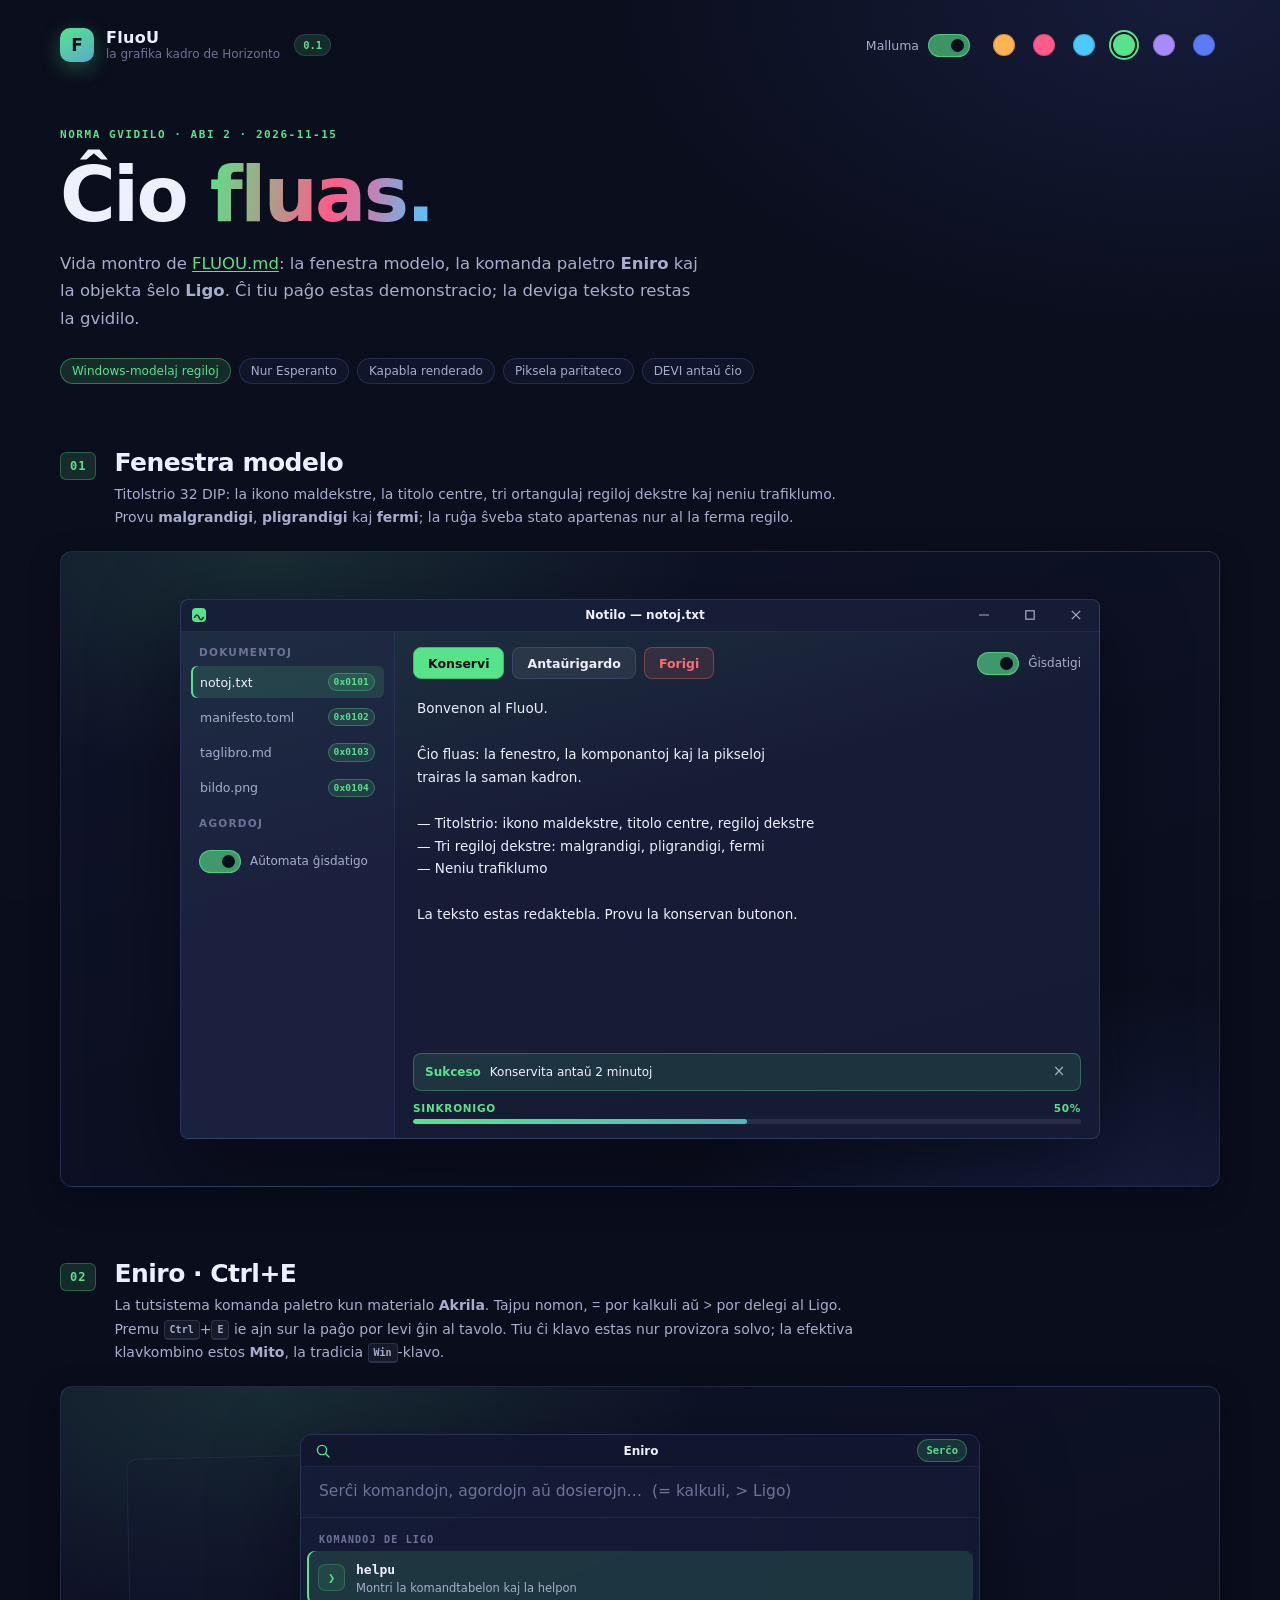
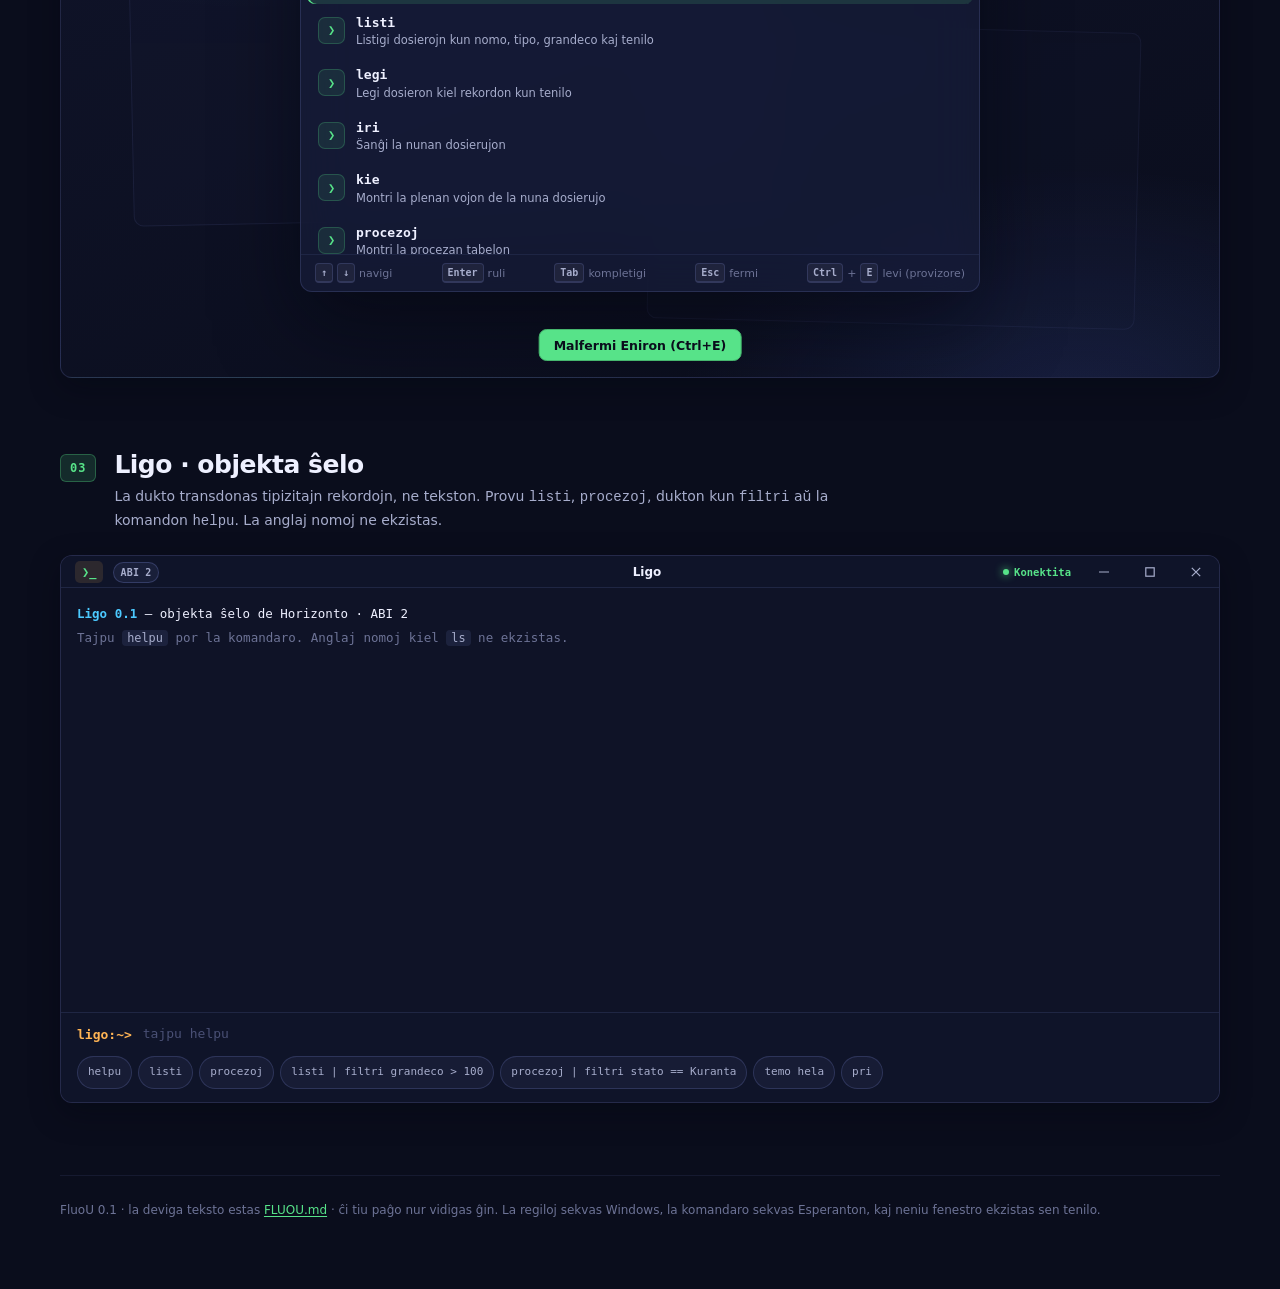
<file: docs/FLUOU-montro.html>
<!DOCTYPE html>
<html lang="eo" data-temo="malluma">

<head>
  <meta charset="utf-8">
  <meta name="viewport" content="width=device-width, initial-scale=1">
  <meta name="color-scheme" content="dark light">
  <title>FluoU — vida montro</title>
  <style>
    /* ── Ĵetonoj ─────────────────────────────────────────────────────── */
    :root {
      --mov-kurbo: cubic-bezier(.16, 1, .3, 1);
      --radiuso: 8px;
      --radiuso-granda: 12px;
      --radiuso-pilolo: 999px;
      --akcento: #FFB454;
      --akcenta-soft: color-mix(in srgb, var(--akcento) 14%, transparent);
      --sukcesa-soft: color-mix(in srgb, var(--sukceso) 12%, transparent);
      --danĝera-soft: color-mix(in srgb, var(--danĝero) 12%, transparent);
      --averta-soft: color-mix(in srgb, var(--averto) 12%, transparent);
      --informa-soft: color-mix(in srgb, var(--informo) 12%, transparent);
      --tiparo: "Segoe UI", "Noto Sans", "DejaVu Sans", system-ui, sans-serif;
      --mono: "Cascadia Code", "JetBrains Mono", "Fira Code", ui-monospace, "DejaVu Sans Mono", Consolas, monospace;
    }

    :root,
    [data-temo="malluma"] {
      color-scheme: dark;
      --fondo: #0A0D1C;
      --fondo2: #10142A;
      --surfaco: #171C36;
      --surfaco2: #1F2547;
      --teksto: #EEF0FF;
      --teksto2: #A7ADCC;
      --teksto3: #6D7396;
      --limo: rgba(148, 163, 255, .16);
      --limo2: rgba(148, 163, 255, .09);
      --oro: #FFB454;
      --koralo: #FF5C8A;
      --ĉielo: #4CC9FF;
      --verdo: #57E389;
      --viola: #A78BFA;
      --bluo: #5B7CFA;
      --sukceso: #57E389;
      --averto: #FFB454;
      --danĝero: #FF6B6B;
      --informo: #4CC9FF;
      --ombro: 0 30px 80px rgba(3, 5, 14, .55);
      --ombro-malgranda: 0 10px 30px rgba(3, 5, 14, .35);
    }

    [data-temo="hela"] {
      color-scheme: light;
      --fondo: #F6F3EC;
      --fondo2: #EFE9DF;
      --surfaco: #FFFFFF;
      --surfaco2: #F4EFE6;
      --teksto: #20223A;
      --teksto2: #565B7C;
      --teksto3: #8B8FA8;
      --limo: rgba(60, 60, 110, .18);
      --limo2: rgba(60, 60, 110, .10);
      --sukceso: #1E9E55;
      --averto: #B26A00;
      --danĝero: #C42B1C;
      --informo: #0B79B8;
      --ombro: 0 30px 80px rgba(60, 60, 100, .20);
      --ombro-malgranda: 0 10px 30px rgba(60, 60, 100, .14);
    }

    * {
      box-sizing: border-box;
    }

    [hidden] {
      display: none !important;
    }

    html {
      scroll-behavior: smooth;
    }

    body {
      margin: 0;
      min-height: 100vh;
      padding: 28px 24px 72px;
      font-family: var(--tiparo);
      color: var(--teksto);
      background:
        radial-gradient(1100px 560px at 12% -12%, color-mix(in srgb, var(--akcento) 11%, transparent), transparent 62%),
        radial-gradient(900px 520px at 92% 0%, color-mix(in srgb, var(--bluo) 13%, transparent), transparent 64%),
        var(--fondo);
      transition: background-color .3s var(--mov-kurbo), color .3s var(--mov-kurbo);
      -webkit-font-smoothing: antialiased;
    }

    body::after {
      content: "";
      position: fixed;
      inset: 0;
      z-index: 0;
      pointer-events: none;
      opacity: .035;
      mix-blend-mode: overlay;
      background-image: url("data:image/svg+xml,%3Csvg xmlns='http://www.w3.org/2000/svg' width='180' height='180'%3E%3Cfilter id='n'%3E%3CfeTurbulence type='fractalNoise' baseFrequency='.9' numOctaves='2'/%3E%3C/filter%3E%3Crect width='100%25' height='100%25' filter='url(%23n)'/%3E%3C/svg%3E");
    }

    a {
      color: var(--akcento);
      text-underline-offset: 2px;
    }

    button {
      font-family: inherit;
    }

    :focus-visible {
      outline: 2px solid var(--akcento);
      outline-offset: 2px;
    }

    .salto {
      position: absolute;
      left: -9999px;
      top: 0;
      z-index: 200;
      padding: 10px 16px;
      border-radius: var(--radiuso);
      background: var(--surfaco);
      color: var(--teksto);
    }

    .salto:focus {
      left: 16px;
      top: 16px;
    }

    /* ── Kapo ────────────────────────────────────────────────────────── */
    .kapo {
      position: relative;
      z-index: 2;
      max-width: 1160px;
      margin: 0 auto 56px;
      display: flex;
      align-items: center;
      justify-content: space-between;
      gap: 20px;
      flex-wrap: wrap;
    }

    .marko {
      display: flex;
      align-items: center;
      gap: 12px;
    }

    .marka-ikono {
      width: 34px;
      height: 34px;
      border-radius: 10px;
      display: grid;
      place-items: center;
      background: linear-gradient(150deg, var(--akcento), color-mix(in srgb, var(--akcento) 45%, var(--bluo)));
      color: #0A0D1C;
      font-weight: 850;
      font-size: 17px;
      box-shadow: 0 6px 20px color-mix(in srgb, var(--akcento) 30%, transparent);
    }

    .marka-teksto {
      display: flex;
      flex-direction: column;
      line-height: 1.2;
    }

    .marka-teksto strong {
      font-size: 16px;
      letter-spacing: .02em;
    }

    .marka-teksto span {
      font-size: 12px;
      color: var(--teksto3);
    }

    .versio {
      margin-left: 2px;
      padding: 2px 8px;
      border-radius: var(--radiuso-pilolo);
      border: 1px solid var(--limo);
      font: 600 10.5px/1.6 var(--mono);
      color: var(--akcento);
      background: var(--akcenta-soft);
    }

    .agordoj {
      display: flex;
      align-items: center;
      gap: 18px;
      flex-wrap: wrap;
    }

    .akcentoj {
      display: flex;
      gap: 8px;
      align-items: center;
    }

    .akcento-elektilo {
      width: 32px;
      height: 32px;
      padding: 0;
      display: grid;
      place-items: center;
      border: 0;
      border-radius: 50%;
      background: transparent;
      cursor: pointer;
    }

    .akcento-elektilo::before {
      content: "";
      width: 22px;
      height: 22px;
      border-radius: 50%;
      background: var(--koloro);
      box-shadow: inset 0 0 0 1px rgba(0, 0, 0, .18);
      transition: transform .18s var(--mov-kurbo), box-shadow .18s var(--mov-kurbo);
    }

    .akcento-elektilo:hover::before {
      transform: scale(1.12);
    }

    .akcento-elektilo[aria-pressed="true"]::before {
      box-shadow: 0 0 0 2px var(--fondo), 0 0 0 4px var(--koloro);
    }

    /* ── Ŝaltilo ─────────────────────────────────────────────────────── */
    .ŝaltilo {
      display: inline-flex;
      align-items: center;
      gap: 9px;
      padding: 5px 0;
      font-size: 12.5px;
      color: var(--teksto2);
      cursor: pointer;
      user-select: none;
    }

    .ŝaltilo input {
      appearance: none;
      -webkit-appearance: none;
      position: relative;
      flex: none;
      margin: 0;
      width: 42px;
      height: 23px;
      border-radius: var(--radiuso-pilolo);
      background: var(--surfaco2);
      border: 1px solid var(--limo);
      cursor: pointer;
      transition: background .2s var(--mov-kurbo), border-color .2s var(--mov-kurbo);
    }

    .ŝaltilo input::after {
      content: "";
      position: absolute;
      top: 4px;
      left: 4px;
      width: 13px;
      height: 13px;
      border-radius: 50%;
      background: var(--teksto2);
      transition: transform .22s var(--mov-kurbo), width .18s var(--mov-kurbo), background .2s linear;
    }

    .ŝaltilo input:hover::after {
      width: 17px;
    }

    .ŝaltilo input:checked {
      background: color-mix(in srgb, var(--akcento) 62%, transparent);
      border-color: color-mix(in srgb, var(--akcento) 70%, transparent);
    }

    .ŝaltilo input:checked::after {
      transform: translateX(18px);
      width: 13px;
      background: #0A0D1C;
    }

    .ŝaltilo input:checked:hover::after {
      width: 17px;
      transform: translateX(14px);
    }

    .ŝaltilo.malgranda {
      font-size: 12px;
    }

    /* ── Heroo ───────────────────────────────────────────────────────── */
    main {
      position: relative;
      z-index: 1;
      max-width: 1160px;
      margin: 0 auto;
    }

    .heroo {
      padding: 8px 0 64px;
      max-width: 820px;
    }

    .supera-etikedo {
      margin: 0 0 14px;
      font: 600 11px/1.6 var(--mono);
      letter-spacing: .14em;
      text-transform: uppercase;
      color: var(--akcento);
    }

    .heroo h1 {
      margin: 0 0 18px;
      font-size: clamp(48px, 8vw, 76px);
      line-height: .98;
      font-weight: 850;
      letter-spacing: -.035em;
    }

    .heroo h1 span {
      background: linear-gradient(100deg, var(--akcento), var(--koralo) 55%, var(--ĉielo));
      -webkit-background-clip: text;
      background-clip: text;
      color: transparent;
    }

    .heroo-teksto {
      margin: 0 0 26px;
      max-width: 640px;
      font-size: 16.5px;
      line-height: 1.65;
      color: var(--teksto2);
    }

    .principoj {
      display: flex;
      flex-wrap: wrap;
      gap: 8px;
    }

    .principo {
      padding: 5px 11px;
      border-radius: var(--radiuso-pilolo);
      border: 1px solid var(--limo);
      background: color-mix(in srgb, var(--surfaco) 55%, transparent);
      font-size: 12px;
      color: var(--teksto2);
    }

    .principo.vigla {
      border-color: color-mix(in srgb, var(--akcento) 40%, transparent);
      color: var(--akcento);
      background: var(--akcenta-soft);
    }

    /* ── Scenoj ──────────────────────────────────────────────────────── */
    .sceno {
      margin: 0 0 72px;
    }

    .scena-kapo {
      display: flex;
      gap: 18px;
      align-items: flex-start;
      margin-bottom: 22px;
      max-width: 800px;
    }

    .scena-numero {
      flex: none;
      margin-top: 4px;
      font: 700 12px/1 var(--mono);
      letter-spacing: .08em;
      color: var(--akcento);
      padding: 7px 9px;
      border-radius: 6px;
      background: var(--akcenta-soft);
      border: 1px solid color-mix(in srgb, var(--akcento) 30%, transparent);
    }

    .scena-kapo h2 {
      margin: 0 0 6px;
      font-size: 25px;
      letter-spacing: -.02em;
      font-weight: 800;
    }

    .scena-kapo p {
      margin: 0;
      font-size: 14px;
      line-height: 1.65;
      color: var(--teksto2);
    }

    .scena-kapo kbd {
      vertical-align: 1px;
    }

    /* ── Labortablo ──────────────────────────────────────────────────── */
    .labortablo {
      position: relative;
      border: 1px solid var(--limo);
      border-radius: var(--radiuso-granda);
      overflow: hidden;
      background:
        radial-gradient(620px 320px at 18% 0%, color-mix(in srgb, var(--akcento) 12%, transparent), transparent 70%),
        radial-gradient(560px 340px at 88% 106%, color-mix(in srgb, var(--bluo) 16%, transparent), transparent 72%),
        linear-gradient(160deg, var(--fondo2), var(--fondo));
      box-shadow: var(--ombro-malgranda);
    }

    #fenestraStage {
      display: grid;
      place-items: center;
      padding: 30px;
      min-height: 636px;
    }

    /* ── Fenestro ────────────────────────────────────────────────────── */
    .fenestro {
      position: relative;
      z-index: 2;
      width: min(920px, 100%);
      height: 540px;
      display: flex;
      flex-direction: column;
      border: 1px solid var(--limo);
      border-radius: var(--radiuso);
      overflow: hidden;
      background:
        linear-gradient(165deg,
          color-mix(in srgb, var(--surfaco) 88%, var(--akcento) 12%) 0%,
          var(--surfaco) 42%,
          color-mix(in srgb, var(--surfaco) 94%, var(--fondo) 6%) 100%);
      box-shadow: var(--ombro);
      transition: transform .26s var(--mov-kurbo), opacity .26s var(--mov-kurbo), inset .26s var(--mov-kurbo), border-radius .26s var(--mov-kurbo);
    }

    .fenestro.pligrandigita {
      position: absolute;
      inset: 12px;
      width: auto;
      height: auto;
      border-radius: 0;
    }

    .fenestro.malgrandigita {
      opacity: 0;
      transform: translateY(70px) scale(.86);
      pointer-events: none;
    }

    .fenestro.fermita {
      opacity: 0;
      transform: scale(.96);
      pointer-events: none;
    }

    .revelo {
      position: relative;
    }

    .revelo::before {
      content: "";
      position: absolute;
      inset: 0;
      z-index: 0;
      pointer-events: none;
      opacity: 0;
      background: radial-gradient(430px circle at var(--mx, 50%) var(--my, 0%),
          color-mix(in srgb, var(--akcento) 14%, transparent), transparent 64%);
      transition: opacity .3s var(--mov-kurbo);
    }

    .revelo:hover::before {
      opacity: .8;
    }

    .revelo>* {
      position: relative;
      z-index: 1;
    }

    /* Titolstrio — 32 DIP */
    .titolstrio {
      flex: none;
      display: grid;
      align-items: center;
      grid-template-columns: minmax(0, 1fr) minmax(0, auto) minmax(0, 1fr);
      height: 32px;
      padding-left: 10px;
      border-bottom: 1px solid var(--limo2);
      background: color-mix(in srgb, var(--surfaco) 82%, transparent);
      user-select: none;
    }

    .titola-flanko {
      display: flex;
      align-items: center;
      gap: 9px;
      min-width: 0;
    }

    .titola-centro {
      display: flex;
      justify-content: center;
      min-width: 0;
      padding: 0 12px;
    }

    .aplika-ikono {
      width: 16px;
      height: 16px;
      display: block;
      flex: none;
    }

    .titolo {
      font-size: 12px;
      font-weight: 600;
      color: var(--teksto);
      white-space: nowrap;
      overflow: hidden;
      text-overflow: ellipsis;
      min-width: 0;
    }

    .regiloj {
      justify-self: end;
      display: flex;
      align-self: stretch;
    }

    .regiloj button {
      width: 46px;
      height: 100%;
      padding: 0;
      display: grid;
      place-items: center;
      border: 0;
      border-radius: 0;
      background: transparent;
      color: var(--teksto2);
      cursor: default;
      outline-offset: -2px;
      transition: background .12s linear, color .12s linear;
    }

    .regiloj button svg {
      width: 10px;
      height: 10px;
      display: block;
    }

    .regiloj button:hover {
      background: color-mix(in srgb, var(--teksto) 6%, transparent);
      color: var(--teksto);
    }

    .regiloj button:active {
      background: color-mix(in srgb, var(--teksto) 3%, transparent);
      color: var(--teksto2);
    }

    .regiloj button.fermi:hover {
      background: #C42B1C;
      color: #FFFFFF;
    }

    .regiloj button.fermi:active {
      background: #B02A22;
      color: #FFFFFF;
    }

    .regiloj button svg.ikono-restarigi {
      display: none;
    }

    .pligrandigita .regiloj button svg.ikono-pligrandigi {
      display: none;
    }

    .pligrandigita .regiloj button svg.ikono-restarigi {
      display: block;
    }

    /* Fenestra korpo */
    .fenestra-korpo {
      flex: 1;
      min-height: 0;
      display: grid;
      grid-template-columns: 214px minmax(0, 1fr);
    }

    .flanko {
      min-height: 0;
      overflow: auto;
      padding: 12px 10px 14px;
      border-right: 1px solid var(--limo2);
      background: color-mix(in srgb, var(--surfaco2) 46%, transparent);
      display: flex;
      flex-direction: column;
      gap: 3px;
    }

    .flanka-etikedo {
      margin: 10px 8px 5px;
      font-size: 10.5px;
      font-weight: 700;
      letter-spacing: .12em;
      text-transform: uppercase;
      color: var(--teksto3);
    }

    .flanka-etikedo:first-child {
      margin-top: 2px;
    }

    .dosiero {
      display: flex;
      align-items: center;
      justify-content: space-between;
      gap: 8px;
      width: 100%;
      padding: 7px 9px;
      border: 0;
      border-radius: 6px;
      background: transparent;
      color: var(--teksto2);
      font-size: 12.5px;
      text-align: left;
      cursor: pointer;
      transition: background .14s linear, color .14s linear;
    }

    .dosiero span:first-child {
      overflow: hidden;
      text-overflow: ellipsis;
      white-space: nowrap;
    }

    .dosiero:hover {
      background: color-mix(in srgb, var(--teksto) 5%, transparent);
      color: var(--teksto);
    }

    .dosiero.elektita {
      background: var(--akcenta-soft);
      color: var(--teksto);
      box-shadow: inset 2px 0 0 var(--akcento);
    }

    .dosiero .sildeto {
      font-size: 9.5px;
      padding: 1px 5px;
      flex: none;
    }

    .flanko .ŝaltilo {
      margin: 8px 8px 0;
      font-size: 12px;
    }

    .redaktilo {
      min-width: 0;
      min-height: 0;
      display: flex;
      flex-direction: column;
      gap: 11px;
      padding: 15px 18px 14px;
    }

    .ilobreto {
      display: flex;
      align-items: center;
      gap: 8px;
      flex-wrap: wrap;
    }

    .spaco {
      flex: 1;
    }

    .redaktata {
      flex: 1;
      min-height: 0;
      width: 100%;
      border: 0;
      border-radius: 6px;
      padding: 6px 4px;
      background: transparent;
      color: var(--teksto);
      font: 13.5px/1.7 var(--tiparo);
      resize: none;
    }

    .redaktata:focus-visible {
      outline: 2px solid var(--akcento);
      outline-offset: -2px;
    }

    /* Butoj */
    .buto {
      height: 32px;
      padding: 0 14px;
      display: inline-flex;
      align-items: center;
      justify-content: center;
      gap: 7px;
      border-radius: var(--radiuso);
      border: 1px solid transparent;
      font-size: 12.5px;
      font-weight: 600;
      cursor: pointer;
      transition: background .16s var(--mov-kurbo), border-color .16s var(--mov-kurbo), transform .12s var(--mov-kurbo);
    }

    .buto:active {
      transform: translateY(1px);
    }

    .buto.akcenta {
      background: var(--akcento);
      color: #0A0D1C;
      border-color: color-mix(in srgb, var(--akcento) 80%, #000);
    }

    .buto.akcenta:hover {
      background: color-mix(in srgb, var(--akcento) 88%, #FFFFFF);
    }

    .buto.norma {
      background: color-mix(in srgb, var(--teksto) 7%, transparent);
      border-color: var(--limo);
      color: var(--teksto);
    }

    .buto.norma:hover {
      background: color-mix(in srgb, var(--teksto) 11%, transparent);
    }

    .buto.subtila {
      background: transparent;
      color: var(--teksto2);
    }

    .buto.subtila:hover {
      background: color-mix(in srgb, var(--teksto) 6%, transparent);
      color: var(--teksto);
    }

    .buto.danĝera {
      background: var(--danĝera-soft);
      color: var(--danĝero);
      border-color: color-mix(in srgb, var(--danĝero) 34%, transparent);
    }

    .buto.danĝera:hover {
      background: color-mix(in srgb, var(--danĝero) 20%, transparent);
    }

    /* Informa strio */
    .informa-strio {
      display: flex;
      align-items: center;
      gap: 9px;
      padding: 8px 11px;
      border-radius: var(--radiuso);
      border: 1px solid color-mix(in srgb, var(--sukceso) 32%, transparent);
      background: var(--sukcesa-soft);
      font-size: 12px;
      color: var(--teksto);
    }

    .informa-strio .semantiko {
      font-weight: 700;
      color: var(--sukceso);
    }

    .informa-strio .fermi-strieto {
      margin: -6px -6px -6px auto;
      width: 32px;
      height: 32px;
      padding: 0;
      display: grid;
      place-items: center;
      border: 0;
      border-radius: 4px;
      background: transparent;
      color: var(--teksto2);
      font-size: 15px;
      line-height: 1;
      cursor: pointer;
    }

    .informa-strio .fermi-strieto:hover {
      background: color-mix(in srgb, var(--teksto) 8%, transparent);
      color: var(--teksto);
    }

    .progreso {
      display: flex;
      flex-direction: column;
      gap: 5px;
    }

    .progresa-etikedo {
      display: flex;
      justify-content: space-between;
      font-size: 10.5px;
      letter-spacing: .07em;
      text-transform: uppercase;
      color: var(--teksto3);
    }

    .progresa-etikedo span {
      color: var(--akcento);
      font-weight: 700;
    }

    .progresa-trako {
      height: 5px;
      border-radius: var(--radiuso-pilolo);
      background: color-mix(in srgb, var(--teksto) 9%, transparent);
      overflow: hidden;
    }

    .progresa-plenigo {
      height: 100%;
      border-radius: inherit;
      background: linear-gradient(90deg, var(--akcento), color-mix(in srgb, var(--akcento) 55%, var(--bluo)));
      transition: width .6s var(--mov-kurbo);
    }

    /* Sildeto */
    .sildeto {
      display: inline-flex;
      align-items: center;
      gap: 4px;
      padding: 2px 6px;
      border-radius: var(--radiuso-pilolo);
      border: 1px solid var(--limo);
      background: color-mix(in srgb, var(--teksto) 6%, transparent);
      font: 600 10px/1.5 var(--mono);
      letter-spacing: .02em;
      color: var(--teksto2);
      white-space: nowrap;
    }

    .sildeto.tenila {
      color: var(--akcento);
      border-color: color-mix(in srgb, var(--akcento) 32%, transparent);
      background: var(--akcenta-soft);
    }

    /* Tasko kaj restarigo */
    .tasko {
      position: absolute;
      left: 50%;
      bottom: 16px;
      transform: translateX(-50%);
      z-index: 3;
      display: flex;
      align-items: center;
      gap: 9px;
      padding: 8px 14px;
      border: 1px solid var(--limo);
      border-radius: var(--radiuso);
      background: color-mix(in srgb, var(--surfaco) 88%, transparent);
      backdrop-filter: blur(16px) saturate(1.4);
      box-shadow: var(--ombro-malgranda);
      color: var(--teksto);
      font-size: 12.5px;
      cursor: pointer;
      transition: background .16s linear;
    }

    .tasko:hover {
      background: color-mix(in srgb, var(--surfaco) 96%, var(--akcento) 4%);
    }

    .tasko .sildeto {
      font-size: 9.5px;
    }

    .restarigo {
      position: relative;
      z-index: 3;
      width: min(420px, 100%);
      padding: 26px 24px;
      display: flex;
      flex-direction: column;
      align-items: center;
      gap: 12px;
      text-align: center;
      border: 1px solid var(--limo);
      border-radius: var(--radiuso-granda);
      background: color-mix(in srgb, var(--surfaco) 82%, transparent);
      backdrop-filter: blur(20px) saturate(1.4);
      box-shadow: var(--ombro);
    }

    .restarigo h3 {
      margin: 0;
      font-size: 16px;
    }

    .restarigo p {
      margin: 0;
      font-size: 12.5px;
      line-height: 1.6;
      color: var(--teksto2);
    }

    /* ── Eniro ───────────────────────────────────────────────────────── */
    #eniraStage {
      display: grid;
      place-items: center;
      padding: 30px 30px 68px;
      min-height: 592px;
    }

    .enira-ombro {
      position: absolute;
      inset: 0;
      pointer-events: none;
    }

    .enira-ombro::before,
    .enira-ombro::after {
      content: "";
      position: absolute;
      border: 1px solid var(--limo);
      border-radius: 10px;
      background: color-mix(in srgb, var(--surfaco) 46%, transparent);
    }

    .enira-ombro::before {
      width: 56%;
      height: 62%;
      left: 6%;
      top: 11%;
      transform: rotate(-1.2deg);
      opacity: .55;
    }

    .enira-ombro::after {
      width: 42%;
      height: 50%;
      right: 7%;
      bottom: 9%;
      transform: rotate(1.4deg);
      opacity: .4;
    }

    .eniro {
      width: min(680px, 100%);
      display: flex;
      flex-direction: column;
      border: 1px solid var(--limo);
      border-radius: var(--radiuso-granda);
      overflow: hidden;
      background: color-mix(in srgb, var(--surfaco) 76%, transparent);
      backdrop-filter: blur(24px) saturate(1.5);
      box-shadow: var(--ombro);
      transition: width .24s var(--mov-kurbo), box-shadow .24s var(--mov-kurbo);
    }

    .eniro.tavola {
      position: fixed !important;
      top: 11vh;
      left: 50%;
      transform: translateX(-50%);
      width: min(720px, 92vw);
      z-index: 90;
      animation: levi .22s var(--mov-kurbo);
    }

    @keyframes levi {
      from {
        opacity: 0;
        transform: translate(-50%, 10px) scale(.985);
      }

      to {
        opacity: 1;
        transform: translate(-50%, 0) scale(1);
      }
    }

    .enira-titolstrio {
      display: grid;
      align-items: center;
      grid-template-columns: minmax(0, 1fr) minmax(0, auto) minmax(0, 1fr);
      height: 32px;
      padding: 0 12px 0 14px;
      border-bottom: 1px solid var(--limo2);
      background: color-mix(in srgb, var(--fondo2) 55%, transparent);
      user-select: none;
    }

    .enira-titola-flanko {
      display: flex;
      align-items: center;
      gap: 8px;
      min-width: 0;
    }

    .enira-titola-ikono {
      width: 16px;
      height: 16px;
      flex: none;
      color: var(--akcento);
    }

    .enira-titola-centro {
      display: flex;
      justify-content: center;
      min-width: 0;
      padding: 0 10px;
    }

    .enira-titolo {
      font: 600 12px/1 var(--tiparo);
      color: var(--teksto);
      white-space: nowrap;
      overflow: hidden;
      text-overflow: ellipsis;
    }

    .enira-titola-dekstro {
      justify-self: end;
      display: flex;
      align-items: center;
      min-width: 0;
    }

    .enira-kapo {
      display: flex;
      align-items: center;
      padding: 12px 16px 13px;
      border-bottom: 1px solid var(--limo2);
    }

    .enira-sercho {
      flex: 1;
      min-width: 0;
      border: 0;
      background: transparent;
      color: var(--teksto);
      caret-color: var(--akcento);
      font: 15.5px/1.5 var(--tiparo);
    }

    .enira-sercho::placeholder {
      color: var(--teksto3);
    }

    .enira-sercho:focus {
      outline: none;
    }

    .enira-modo {
      flex: none;
      padding: 2px 8px;
      border-radius: var(--radiuso-pilolo);
      border: 1px solid color-mix(in srgb, var(--akcento) 32%, transparent);
      background: var(--akcenta-soft);
      font: 600 10.5px/1.6 var(--mono);
      color: var(--akcento);
    }

    .eniraj-rezultoj {
      max-height: 336px;
      overflow: auto;
      padding: 6px 6px 8px;
      overscroll-behavior: contain;
      scrollbar-width: thin;
      scrollbar-color: var(--limo) transparent;
    }

    .eniraj-rezultoj::-webkit-scrollbar {
      width: 10px;
    }

    .eniraj-rezultoj::-webkit-scrollbar-thumb {
      border: 2px solid transparent;
      border-radius: 99px;
      background: var(--limo);
      background-clip: padding-box;
    }

    .enira-grupo {
      padding: 9px 12px 4px;
      font: 700 10px/1.4 var(--mono);
      letter-spacing: .12em;
      text-transform: uppercase;
      color: var(--teksto3);
    }

    .enira-ero {
      display: flex;
      align-items: center;
      gap: 11px;
      width: 100%;
      padding: 9px 11px;
      border: 0;
      border-radius: var(--radiuso);
      background: transparent;
      color: inherit;
      text-align: left;
      cursor: pointer;
      transition: background .12s linear;
    }

    .enira-ero:hover {
      background: color-mix(in srgb, var(--teksto) 5%, transparent);
    }

    .enira-ero.elektita {
      background: var(--akcenta-soft);
      box-shadow: inset 2px 0 0 var(--akcento);
    }

    .era-ikono {
      width: 27px;
      height: 27px;
      flex: none;
      display: grid;
      place-items: center;
      border-radius: 7px;
      background: color-mix(in srgb, var(--akcento) 10%, transparent);
      border: 1px solid color-mix(in srgb, var(--akcento) 22%, transparent);
      color: var(--akcento);
      font: 12px/1 var(--mono);
    }

    .era-teksto {
      display: flex;
      flex-direction: column;
      min-width: 0;
      gap: 1px;
    }

    .era-nomo {
      font: 600 13px/1.5 var(--mono);
      color: var(--teksto);
      overflow: hidden;
      text-overflow: ellipsis;
      white-space: nowrap;
    }

    .era-priskribo {
      font-size: 11.5px;
      color: var(--teksto2);
      overflow: hidden;
      text-overflow: ellipsis;
      white-space: nowrap;
    }

    .enira-senrezulte {
      padding: 22px 16px;
      font-size: 12.5px;
      color: var(--teksto2);
    }

    .enira-senrezulte code {
      font-family: var(--mono);
      color: var(--akcento);
    }

    .enira-piedo {
      display: flex;
      align-items: center;
      justify-content: space-between;
      gap: 12px;
      padding: 8px 14px;
      border-top: 1px solid var(--limo2);
      font-size: 11px;
      color: var(--teksto3);
      flex-wrap: wrap;
    }

    .enira-piedo span {
      display: inline-flex;
      align-items: center;
      gap: 4px;
    }

    .enira-versio {
      margin-left: auto;
      font-family: var(--mono);
    }

    kbd {
      display: inline-block;
      padding: 1px 5px;
      border: 1px solid var(--limo);
      border-bottom-width: 2px;
      border-radius: 4px;
      background: color-mix(in srgb, var(--teksto) 5%, transparent);
      font: 600 10px/1.5 var(--mono);
      color: var(--teksto2);
    }

    /* Kalkulo kaj delegado */
    .kalkula-rezulto {
      padding: 18px 16px 20px;
    }

    .kalkula-etikedo {
      font: 700 10px/1.4 var(--mono);
      letter-spacing: .12em;
      text-transform: uppercase;
      color: var(--teksto3);
      margin-bottom: 4px;
    }

    .kalkula-valoro {
      font: 600 30px/1.2 var(--mono);
      color: var(--akcento);
      word-break: break-all;
    }

    .kalkula-esprimo {
      margin-top: 6px;
      font: 11.5px/1.5 var(--mono);
      color: var(--teksto3);
      word-break: break-all;
    }

    .kalkula-noto {
      margin-top: 12px;
      padding-top: 10px;
      border-top: 1px solid var(--limo2);
      font-size: 11px;
      color: var(--teksto3);
    }

    .enira-eraro {
      padding: 16px;
      font-size: 12.5px;
      color: var(--danĝero);
    }

    .enira-butono {
      position: absolute;
      bottom: 16px;
      left: 50%;
      transform: translateX(-50%);
      z-index: 4;
    }

    /* ── Ligo ────────────────────────────────────────────────────────── */
    .terminalo {
      border: 1px solid var(--limo);
      border-radius: var(--radiuso-granda);
      overflow: hidden;
      background: color-mix(in srgb, var(--fondo2) 94%, #000000);
      box-shadow: var(--ombro-malgranda);
      transition: opacity .26s var(--mov-kurbo), transform .26s var(--mov-kurbo), border-radius .26s var(--mov-kurbo);
    }

    .terminalo.malgrandigita {
      opacity: 0;
      transform: translateY(60px) scale(.9);
      pointer-events: none;
    }

    .terminalo.fermita {
      opacity: 0;
      transform: scale(.96);
      pointer-events: none;
    }

    .terminalo.pligrandigita {
      position: fixed;
      inset: 16px;
      z-index: 85;
      display: flex;
      flex-direction: column;
      border-radius: 0;
      background: var(--fondo2);
    }

    .terminalo.pligrandigita .terminala-korpo {
      flex: 1;
      height: auto;
    }

    .terminala-restarigo {
      display: flex;
      margin: 16px auto 0;
    }

    [data-temo="hela"] .terminalo {
      background: #12152A;
    }

    .terminala-kapo {
      display: grid;
      align-items: center;
      grid-template-columns: minmax(0, 1fr) minmax(0, auto) minmax(0, 1fr);
      height: 32px;
      padding: 0 0 0 14px;
      border-bottom: 1px solid rgba(148, 163, 255, .12);
      background: color-mix(in srgb, var(--fondo2) 80%, transparent);
      color: #C9CEF0;
    }

    .terminala-flanko {
      display: flex;
      align-items: center;
      gap: 10px;
      min-width: 0;
    }

    .terminala-sigilo {
      font: 700 12px/1 var(--mono);
      color: var(--akcento);
      padding: 5px 7px;
      border-radius: 5px;
      background: rgba(255, 180, 84, .12);
    }

    .terminala-centro {
      display: flex;
      justify-content: center;
      min-width: 0;
      padding: 0 10px;
    }

    .terminala-titolo {
      font-size: 12px;
      font-weight: 600;
      color: #EEF0FF;
      white-space: nowrap;
      overflow: hidden;
      text-overflow: ellipsis;
    }

    .terminala-kapo .sildeto {
      border-color: rgba(148, 163, 255, .22);
      background: rgba(148, 163, 255, .08);
      color: #A7ADCC;
    }

    .terminala-dekstro {
      justify-self: end;
      display: flex;
      align-items: center;
      gap: 10px;
      min-width: 0;
    }

    .terminala-dekstro .regiloj {
      height: 32px;
    }

    .terminala-stato {
      font: 600 10.5px/1.6 var(--mono);
      color: #57E389;
      display: inline-flex;
      align-items: center;
      gap: 5px;
    }

    .terminala-stato::before {
      content: "";
      width: 6px;
      height: 6px;
      border-radius: 50%;
      background: currentColor;
      box-shadow: 0 0 8px currentColor;
    }

    .terminala-korpo {
      height: 424px;
      overflow: auto;
      padding: 15px 16px 18px;
      color: #EEF0FF;
      font: 12.5px/1.72 var(--mono);
      overscroll-behavior: contain;
      scrollbar-width: thin;
      scrollbar-color: rgba(148, 163, 255, .22) transparent;
    }

    .terminala-korpo::-webkit-scrollbar {
      width: 10px;
    }

    .terminala-korpo::-webkit-scrollbar-thumb {
      border: 2px solid transparent;
      border-radius: 99px;
      background: rgba(148, 163, 255, .22);
      background-clip: padding-box;
    }

    .terminala-korpo .linio {
      margin: 0 0 2px;
      white-space: pre-wrap;
      word-break: break-word;
    }

    .terminala-korpo .linio.komanda {
      margin-top: 9px;
    }

    .terminala-korpo .prompto {
      color: #FFB454;
      font-weight: 700;
    }

    .terminala-korpo .terminala-marko {
      color: #4CC9FF;
      font-weight: 700;
    }

    .terminala-korpo .muted {
      color: #6D7396;
    }

    .terminala-korpo .sukceso {
      color: #57E389;
    }

    .terminala-korpo .eraro {
      color: #FF6B6B;
    }

    .terminala-korpo code {
      padding: 1px 5px;
      border-radius: 4px;
      background: rgba(148, 163, 255, .10);
      color: #A7ADCC;
      font-family: var(--mono);
      font-size: .95em;
    }

    .terminala-tabelo {
      width: 100%;
      margin: 7px 0 12px;
      border-collapse: collapse;
    }

    .terminala-tabelo th {
      padding: 5px 9px;
      text-align: left;
      font: 700 9.5px/1.5 var(--mono);
      letter-spacing: .1em;
      text-transform: uppercase;
      color: #6D7396;
      border-bottom: 1px solid rgba(148, 163, 255, .16);
    }

    .terminala-tabelo td {
      padding: 5px 9px;
      border-bottom: 1px solid rgba(148, 163, 255, .07);
      color: #C9CEF0;
      vertical-align: middle;
    }

    .terminala-tabelo td.nombra {
      text-align: right;
      font-variant-numeric: tabular-nums;
      color: #EEF0FF;
    }

    .terminala-tabelo td.tipo {
      color: var(--informo);
      font-family: var(--mono);
      font-size: .92em;
    }

    .terminala-tabelo td.tipo-teksto { color: var(--sukceso); }
    .terminala-tabelo td.tipo-agordo { color: var(--averto); }
    .terminala-tabelo td.tipo-bildo { color: var(--akcento); }

    .terminala-korpo .sildeto.tenila {
      color: #FFB454;
      border-color: rgba(255, 180, 84, .30);
      background: rgba(255, 180, 84, .12);
    }

    .terminala-korpo .sildeto {
      font-size: 9.5px;
      padding: 1px 6px;
    }

    .dosiera-kapo {
      display: inline-block;
      margin: 6px 0 0;
      padding: 2px 8px;
      border-radius: 5px 5px 0 0;
      background: rgba(148, 163, 255, .08);
      color: #A7ADCC;
      font-size: 10.5px;
    }

    .dosiera-enhavo {
      margin: 0 0 12px;
      padding: 11px 13px;
      border-left: 2px solid #FFB454;
      background: rgba(148, 163, 255, .05);
      color: #C9CEF0;
      font: 11.5px/1.7 var(--mono);
      white-space: pre-wrap;
      word-break: break-word;
    }

    .scalaro {
      display: flex;
      align-items: baseline;
      gap: 12px;
      margin: 8px 0 12px;
      padding: 9px 13px;
      border-left: 2px solid #FFB454;
      background: rgba(255, 180, 84, .07);
      border-radius: 0 7px 7px 0;
    }

    .scalara-etikedo {
      font: 700 9.5px/1.5 var(--mono);
      letter-spacing: .1em;
      text-transform: uppercase;
      color: #6D7396;
    }

    .scalara-valoro {
      font: 600 19px/1.3 var(--mono);
      color: #FFB454;
    }

    .teksta-limo {
      display: flex;
      align-items: center;
      gap: 10px;
      margin: 10px 0 6px;
      color: #6D7396;
      font: 700 9.5px/1.5 var(--mono);
      letter-spacing: .12em;
      text-transform: uppercase;
    }

    .teksta-limo::before,
    .teksta-limo::after {
      content: "";
      flex: 1;
      height: 1px;
      background: rgba(148, 163, 255, .16);
    }

    .terminala-injeto {
      display: flex;
      align-items: center;
      gap: 9px;
      padding: 10px 16px;
      border-top: 1px solid rgba(148, 163, 255, .12);
      background: rgba(16, 20, 42, .65);
    }

    .terminala-injeto .prompto {
      color: #FFB454;
      font: 700 13px/1 var(--mono);
      flex: none;
    }

    .terminala-injeto input {
      flex: 1;
      min-width: 0;
      border: 0;
      background: transparent;
      color: #EEF0FF;
      caret-color: #FFB454;
      font: 13px/1.6 var(--mono);
    }

    .terminala-injeto input::placeholder {
      color: #4A5075;
    }

    .terminala-injeto input:focus {
      outline: none;
    }

    .sugestoj {
      display: flex;
      flex-wrap: wrap;
      gap: 6px;
      padding: 0 16px 13px;
      background: rgba(16, 20, 42, .65);
    }

    .sugesto {
      padding: 7px 10px;
      border: 1px solid rgba(148, 163, 255, .18);
      border-radius: var(--radiuso-pilolo);
      background: rgba(148, 163, 255, .06);
      color: #A7ADCC;
      font: 11px/1.5 var(--mono);
      cursor: pointer;
      transition: background .14s linear, color .14s linear, border-color .14s linear;
    }

    .sugesto:hover {
      background: rgba(255, 180, 84, .12);
      border-color: rgba(255, 180, 84, .32);
      color: #FFB454;
    }

    /* ── Fulmomesaĝoj ────────────────────────────────────────────────── */
    .fulmomesaĝoj {
      position: fixed;
      right: 20px;
      bottom: 20px;
      z-index: 150;
      display: flex;
      flex-direction: column;
      gap: 8px;
      width: min(340px, calc(100vw - 32px));
      pointer-events: none;
    }

    .fulmomesaĝo {
      padding: 11px 14px;
      border: 1px solid var(--limo);
      border-radius: 10px;
      background: color-mix(in srgb, var(--surfaco) 92%, transparent);
      backdrop-filter: blur(18px) saturate(1.4);
      box-shadow: var(--ombro-malgranda);
      pointer-events: auto;
      animation: enflugi .22s var(--mov-kurbo);
      border-left: 3px solid var(--informo);
    }

    .fulmomesaĝo.sukceso {
      border-left-color: var(--sukceso);
    }

    .fulmomesaĝo.averto {
      border-left-color: var(--averto);
    }

    .fulmomesaĝo.danĝero {
      border-left-color: var(--danĝero);
    }

    .fulmomesaĝo.foriri {
      animation: elflugi .22s var(--mov-kurbo) forwards;
    }

    .fulma-titolo {
      font-size: 12.5px;
      font-weight: 700;
      margin-bottom: 2px;
    }

    .fulma-teksto {
      font-size: 11.5px;
      line-height: 1.5;
      color: var(--teksto2);
    }

    @keyframes enflugi {
      from {
        opacity: 0;
        transform: translateY(10px);
      }

      to {
        opacity: 1;
        transform: none;
      }
    }

    @keyframes elflugi {
      to {
        opacity: 0;
        transform: translateX(14px);
      }
    }

    /* ── Tavolo por Eniro ───────────────────────────────────────────── */
    .enira-tavolo {
      position: fixed;
      inset: 0;
      z-index: 80;
      background: rgba(5, 7, 14, .58);
      backdrop-filter: blur(7px);
      animation: aperi .18s linear;
    }

    [data-temo="hela"] .enira-tavolo {
      background: rgba(40, 42, 70, .30);
    }

    @keyframes aperi {
      from {
        opacity: 0;
      }

      to {
        opacity: 1;
      }
    }

    /* ── Piedo ───────────────────────────────────────────────────────── */
    .piedo {
      max-width: 1160px;
      margin: 0 auto;
      padding-top: 24px;
      border-top: 1px solid var(--limo2);
      font-size: 12px;
      line-height: 1.7;
      color: var(--teksto3);
    }

    .piedo p {
      margin: 0;
    }

    /* ── Movado ──────────────────────────────────────────────────────── */
    @media (prefers-reduced-motion: reduce) {

      *,
      *::before,
      *::after {
        animation-duration: .001ms !important;
        animation-iteration-count: 1 !important;
        transition-duration: .001ms !important;
      }

      html {
        scroll-behavior: auto;
      }
    }

    /* ── Etaj ekranoj ───────────────────────────────────────────────── */
    @media (max-width: 800px) {
      body {
        padding: 20px 12px 56px;
      }

      .kapo {
        margin-bottom: 40px;
      }

      .marka-teksto span {
        display: none;
      }

      .agordoj {
        gap: 12px;
      }

      .heroo {
        padding-bottom: 44px;
      }

      .sceno {
        margin-bottom: 52px;
      }

      .scena-kapo {
        gap: 12px;
      }

      .scena-kapo h2 {
        font-size: 21px;
      }

      #fenestraStage {
        padding: 14px;
        min-height: 0;
      }

      .fenestro {
        height: 470px;
      }

      .fenestra-korpo {
        grid-template-columns: 1fr;
      }

      .flanko {
        display: none;
      }

      .regiloj button {
        width: 42px;
      }

      #eniraStage {
        min-height: 540px;
        padding: 16px 14px 62px;
      }

      .enira-ombro {
        display: none;
      }

      .eniraj-rezultoj {
        max-height: 300px;
      }

      .terminala-korpo {
        height: 360px;
        font-size: 11.5px;
      }

      .terminala-tabelo td,
      .terminala-tabelo th {
        padding: 4px 6px;
      }

      .sugestoj {
        display: none;
      }
    }
  </style>
</head>

<body>
  <a class="salto" href="#ĉefa">Salti al la enhavo</a>

  <header class="kapo">
    <div class="marko">
      <span class="marka-ikono" aria-hidden="true">F</span>
      <span class="marka-teksto">
        <strong>FluoU</strong>
        <span>la grafika kadro de Horizonto</span>
      </span>
      <span class="versio">0.1</span>
    </div>
    <div class="agordoj">
      <label class="ŝaltilo">
        <span id="temoEtikedo">Malluma</span>
        <input type="checkbox" id="temoSxaltilo" checked aria-label="Malluma temo">
      </label>
      <div class="akcentoj" role="group" aria-label="Akcento">
        <button class="akcento-elektilo" type="button" data-akcento="oro" style="--koloro:#FFB454"
          aria-label="Akcento oro" aria-pressed="true"></button>
        <button class="akcento-elektilo" type="button" data-akcento="koralo" style="--koloro:#FF5C8A"
          aria-label="Akcento koralo" aria-pressed="false"></button>
        <button class="akcento-elektilo" type="button" data-akcento="ĉielo" style="--koloro:#4CC9FF"
          aria-label="Akcento ĉielo" aria-pressed="false"></button>
        <button class="akcento-elektilo" type="button" data-akcento="verdo" style="--koloro:#57E389"
          aria-label="Akcento verdo" aria-pressed="false"></button>
        <button class="akcento-elektilo" type="button" data-akcento="viola" style="--koloro:#A78BFA"
          aria-label="Akcento viola" aria-pressed="false"></button>
        <button class="akcento-elektilo" type="button" data-akcento="bluo" style="--koloro:#5B7CFA"
          aria-label="Akcento bluo" aria-pressed="false"></button>
      </div>
    </div>
  </header>

  <main id="ĉefa">
    <div class="heroo">
      <p class="supera-etikedo">Norma gvidilo · ABI 2 · 2026-11-15</p>
      <h1>Ĉio <span>fluas.</span></h1>
      <p class="heroo-teksto">
        Vida montro de <a href="FLUOU.md">FLUOU.md</a>: la fenestra modelo,
        la komanda paletro <strong>Eniro</strong> kaj la objekta ŝelo
        <strong>Ligo</strong>. Ĉi tiu paĝo estas demonstracio; la deviga teksto
        restas la gvidilo.
      </p>
      <div class="principoj">
        <span class="principo vigla">Windows-modelaj regiloj</span>
        <span class="principo">Nur Esperanto</span>
        <span class="principo">Kapabla renderado</span>
        <span class="principo">Piksela paritateco</span>
        <span class="principo">DEVI antaŭ ĉio</span>
      </div>
    </div>

    <!-- ── 01 · Fenestra modelo ───────────────────────────────────── -->
    <section class="sceno" id="fenestro" aria-labelledby="titoloFenestro">
      <div class="scena-kapo">
        <span class="scena-numero">01</span>
        <div>
          <h2 id="titoloFenestro">Fenestra modelo</h2>
          <p>
            Titolstrio 32 DIP: la ikono maldekstre, la titolo centre, tri
            ortangulaj regiloj dekstre kaj neniu trafiklumo. Provu
            <strong>malgrandigi</strong>, <strong>pligrandigi</strong> kaj
            <strong>fermi</strong>; la ruĝa ŝveba stato apartenas nur al la ferma
            regilo.
          </p>
        </div>
      </div>

      <div class="labortablo" id="fenestraStage">
        <div class="fenestro mika revelo" id="notilo">
          <div class="titolstrio" id="titolstrio">
            <div class="titola-flanko">
              <svg class="aplika-ikono" viewBox="0 0 16 16" aria-hidden="true">
                <rect x="1" y="1" width="14" height="14" rx="4" style="fill:var(--akcento)"></rect>
                <path d="M3.6 10.4c1.5-3.2 3-3.2 4.4 0s2.9 3.2 4.4 0" fill="none" stroke="#0A0D1C" stroke-width="1.6"
                  stroke-linecap="round" opacity=".85"></path>
              </svg>
            </div>
            <div class="titola-centro">
              <span class="titolo" id="fenestraTitolo">Notilo — notoj.txt</span>
            </div>
            <div class="regiloj">
              <button type="button" data-ago="malgrandigi" title="Malgrandigi" aria-label="Malgrandigi">
                <svg viewBox="0 0 10 10" aria-hidden="true" fill="none" stroke="currentColor" stroke-width="1.2">
                  <path d="M0 5h10"></path>
                </svg>
              </button>
              <button type="button" data-ago="pligrandigi" id="regiloMaksimumi" title="Pligrandigi"
                aria-label="Pligrandigi">
                <svg class="ikono-pligrandigi" viewBox="0 0 10 10" aria-hidden="true" fill="none" stroke="currentColor"
                  stroke-width="1.2">
                  <rect x=".8" y=".8" width="8.4" height="8.4"></rect>
                </svg>
                <svg class="ikono-restarigi" viewBox="0 0 10 10" aria-hidden="true" fill="none" stroke="currentColor"
                  stroke-width="1.2">
                  <rect x=".8" y="2.8" width="6.4" height="6.4"></rect>
                  <path d="M2.8 2.8V.8h6.4v6.4H6.8"></path>
                </svg>
              </button>
              <button type="button" class="fermi" data-ago="fermi" title="Fermi" aria-label="Fermi">
                <svg viewBox="0 0 10 10" aria-hidden="true" fill="none" stroke="currentColor" stroke-width="1.2">
                  <path d="M.8.8l8.4 8.4M9.2.8L.8 9.2"></path>
                </svg>
              </button>
            </div>
          </div>

          <div class="fenestra-korpo">
            <aside class="flanko" aria-label="Dokumentoj kaj agordoj">
              <div class="flanka-etikedo">Dokumentoj</div>
              <button type="button" class="dosiero elektita" data-dosiero="notoj.txt">
                <span>notoj.txt</span><span class="sildeto tenila">0x0101</span>
              </button>
              <button type="button" class="dosiero" data-dosiero="manifesto.toml">
                <span>manifesto.toml</span><span class="sildeto tenila">0x0102</span>
              </button>
              <button type="button" class="dosiero" data-dosiero="taglibro.md">
                <span>taglibro.md</span><span class="sildeto tenila">0x0103</span>
              </button>
              <button type="button" class="dosiero" data-dosiero="bildo.png">
                <span>bildo.png</span><span class="sildeto tenila">0x0104</span>
              </button>

              <div class="flanka-etikedo">Agordoj</div>
              <label class="ŝaltilo">
                <input type="checkbox" checked>
                Aŭtomata ĝisdatigo
              </label>
            </aside>

            <div class="redaktilo">
              <div class="ilobreto">
                <button type="button" class="buto akcenta" id="konservi">Konservi</button>
                <button type="button" class="buto norma" id="antaŭrigardo">Antaŭrigardo</button>
                <button type="button" class="buto danĝera" id="forigi">Forigi</button>
                <span class="spaco"></span>
                <label class="ŝaltilo malgranda">
                  <input type="checkbox" checked>
                  Ĝisdatigi
                </label>
              </div>

              <textarea class="redaktata" id="redaktataTeksto" spellcheck="false"
                aria-label="Enhavo de la elektita dosiero"></textarea>

              <div class="informa-strio" id="informaStrio" role="status">
                <span class="semantiko">Sukceso</span>
                <span id="informaTeksto">Konservita antaŭ 2 minutoj</span>
                <button type="button" class="fermi-strieto" id="fermiStrieton"
                  aria-label="Fermi la informan strion">×</button>
              </div>

              <div class="progreso" aria-label="Sinkronigo">
                <div class="progresa-etikedo"><span>Sinkronigo</span><span>50%</span></div>
                <div class="progresa-trako">
                  <div class="progresa-plenigo" style="width:50%"></div>
                </div>
              </div>
            </div>
          </div>
        </div>

        <button type="button" class="tasko" id="tasko" hidden>
          <svg viewBox="0 0 16 16" width="16" height="16" aria-hidden="true">
            <rect x="1" y="1" width="14" height="14" rx="4" style="fill:var(--akcento)"></rect>
          </svg>
          <span>Notilo</span>
          <span class="sildeto">malgrandigita</span>
        </button>

        <div class="restarigo" id="restarigo" hidden>
          <h3>La fenestro fermiĝis</h3>
          <p>
            La kompozitoro revokis ĝian <code>FENESTRO</code>-tenilon.
            Neniu pikselo restas sen kapablo.
          </p>
          <button type="button" class="buto akcenta" id="remalfermi">Remalfermi Notilon</button>
        </div>
      </div>
    </section>

    <!-- ── 02 · Eniro ──────────────────────────────────────────────── -->
    <section class="sceno" id="eniro" aria-labelledby="titoloEniro">
      <div class="scena-kapo">
        <span class="scena-numero">02</span>
        <div>
          <h2 id="titoloEniro">Eniro · Ctrl+E</h2>
          <p>
            La tutsistema komanda paletro kun materialo <strong>Akrila</strong>.
            Tajpu nomon, <code>=</code> por kalkuli aŭ <code>&gt;</code> por
            delegi al Ligo. Premu <kbd>Ctrl</kbd>+<kbd>E</kbd> ie ajn sur la
            paĝo por levi ĝin al tavolo. Tiu ĉi klavo estas nur provizora
            solvo; la efektiva klavkombino estos <strong>Mito</strong>, la
            tradicia <kbd>Win</kbd>-klavo.
          </p>
        </div>
      </div>

      <div class="labortablo" id="eniraStage">
        <div class="enira-ombro" aria-hidden="true"></div>

        <div class="eniro revelo" id="eniroPaletro" role="dialog" aria-label="Eniro">
          <div class="enira-titolstrio">
            <div class="enira-titola-flanko">
              <svg class="enira-titola-ikono" viewBox="0 0 16 16" aria-hidden="true" fill="none" stroke="currentColor"
                stroke-width="1.4">
                <circle cx="7" cy="7" r="4.6"></circle>
                <path d="M10.4 10.4L14 14" stroke-linecap="round"></path>
              </svg>
            </div>
            <div class="enira-titola-centro">
              <span class="enira-titolo">Eniro</span>
            </div>
            <div class="enira-titola-dekstro">
              <span class="enira-modo" id="eniraModo">Serĉo</span>
            </div>
          </div>
          <div class="enira-kapo">
            <input class="enira-sercho" id="eniraSercho" type="text" autocomplete="off" autocapitalize="off"
              spellcheck="false" placeholder="Serĉi komandojn, agordojn aŭ dosierojn…  (= kalkuli, > Ligo)"
              aria-label="Serĉo en Eniro" aria-controls="enirajRezultoj" aria-autocomplete="list">
          </div>
          <div class="eniraj-rezultoj" id="enirajRezultoj" role="listbox" aria-label="Rezultoj de Eniro"></div>
          <div class="enira-piedo">
            <span><kbd>↑</kbd><kbd>↓</kbd> navigi</span>
            <span><kbd>Enter</kbd> ruli</span>
            <span><kbd>Tab</kbd> kompletigi</span>
            <span><kbd>Esc</kbd> fermi</span>
            <span><kbd>Ctrl</kbd>+<kbd>E</kbd> levi (provizore)</span>
          </div>
        </div>

        <button type="button" class="buto akcenta enira-butono" id="malfermiEniron">
          Malfermi Eniron (Ctrl+E)
        </button>
      </div>
    </section>

    <!-- ── 03 · Ligo ───────────────────────────────────────────────── -->
    <section class="sceno" id="ligo" aria-labelledby="titoloLigo">
      <div class="scena-kapo">
        <span class="scena-numero">03</span>
        <div>
          <h2 id="titoloLigo">Ligo · objekta ŝelo</h2>
          <p>
            La dukto transdonas tipizitajn rekordojn, ne tekston. Provu
            <code>listi</code>, <code>procezoj</code>, dukton kun
            <code>filtri</code> aŭ la komandon <code>helpu</code>. La anglaj
            nomoj ne ekzistas.
          </p>
        </div>
      </div>

      <div class="terminalo revelo" id="terminalo">
        <div class="terminala-kapo">
          <div class="terminala-flanko">
            <span class="terminala-sigilo" aria-hidden="true">❯_</span>
            <span class="sildeto">ABI 2</span>
          </div>
          <div class="terminala-centro">
            <span class="terminala-titolo">Ligo</span>
          </div>
          <div class="terminala-dekstro">
            <span class="terminala-stato">Konektita</span>
            <div class="regiloj terminala-regiloj" role="group" aria-label="Fenestraj regiloj de Ligo">
              <button type="button" data-ago="malgrandigi" title="Malgrandigi" aria-label="Malgrandigi">
                <svg viewBox="0 0 10 10" aria-hidden="true" fill="none" stroke="currentColor" stroke-width="1.2">
                  <path d="M0 5h10"></path>
                </svg>
              </button>
              <button type="button" data-ago="pligrandigi" id="ligoMaksimumi" title="Pligrandigi"
                aria-label="Pligrandigi">
                <svg class="ikono-pligrandigi" viewBox="0 0 10 10" aria-hidden="true" fill="none" stroke="currentColor"
                  stroke-width="1.2">
                  <rect x=".8" y=".8" width="8.4" height="8.4"></rect>
                </svg>
                <svg class="ikono-restarigi" viewBox="0 0 10 10" aria-hidden="true" fill="none" stroke="currentColor"
                  stroke-width="1.2">
                  <rect x=".8" y="2.8" width="6.4" height="6.4"></rect>
                  <path d="M2.8 2.8V.8h6.4v6.4H6.8"></path>
                </svg>
              </button>
              <button type="button" class="fermi" data-ago="fermi" title="Fermi" aria-label="Fermi">
                <svg viewBox="0 0 10 10" aria-hidden="true" fill="none" stroke="currentColor" stroke-width="1.2">
                  <path d="M.8.8l8.4 8.4M9.2.8L.8 9.2"></path>
                </svg>
              </button>
            </div>
          </div>
        </div>

        <div class="terminala-korpo" id="terminalaKorpo" role="log" aria-live="polite" aria-label="Eligo de Ligo"></div>

        <form class="terminala-injeto" id="terminalaFormo" autocomplete="off">
          <label class="prompto" for="ligoEniro">ligo:~></label>
          <input id="ligoEniro" type="text" autocomplete="off" autocapitalize="off" spellcheck="false"
            placeholder="tajpu helpu" aria-label="Komando de Ligo">
        </form>

        <div class="sugestoj" aria-label="Ekzemploj">
          <button type="button" class="sugesto" data-komando="helpu">helpu</button>
          <button type="button" class="sugesto" data-komando="listi">listi</button>
          <button type="button" class="sugesto" data-komando="procezoj">procezoj</button>
          <button type="button" class="sugesto" data-komando="listi | filtri grandeco > 100">listi | filtri grandeco
            &gt; 100</button>
          <button type="button" class="sugesto"
            data-komando="procezoj | filtri stato == Kuranta | montri pid nomo memoro">procezoj | filtri stato ==
            Kuranta</button>
          <button type="button" class="sugesto" data-komando="temo hela">temo hela</button>
          <button type="button" class="sugesto" data-komando="pri">pri</button>
        </div>
      </div>
      <button type="button" class="buto akcenta terminala-restarigo" id="ligoRestarigo" hidden>Remalfermi Ligon</button>
    </section>

    <footer class="piedo">
      <p>
        FluoU 0.1 · la deviga teksto estas
        <a href="FLUOU.md">FLUOU.md</a> · ĉi tiu paĝo nur vidigas ĝin.
        La regiloj sekvas Windows, la komandaro sekvas Esperanton, kaj neniu
        fenestro ekzistas sen tenilo.
      </p>
    </footer>
  </main>

  <div class="enira-tavolo" id="eniraTavolo" hidden></div>
  <div class="fulmomesaĝoj" id="fulmomesaĝoj" aria-live="polite" aria-label="Fulmomesaĝoj"></div>

  <script>
    "use strict";

    /* ── Helpiloj ─────────────────────────────────────────────────── */
    const radiko = document.documentElement;
    const eskapi = (v) => String(v).replace(/[&<>"']/g, (s) => ({
      "&": "&amp;", "<": "&lt;", ">": "&gt;", '"': "&quot;", "'": "&#39;"
    }[s]));

    const formatu = (v) => {
      if (!isFinite(v)) return "—";
      const r = Math.round(v * 1e6) / 1e6;
      return String(r).replace(".", ",");
    };

    /* ── Temo kaj akcento ─────────────────────────────────────────── */
    const AKCENTOJ = {
      oro: "#FFB454",
      koralo: "#FF5C8A",
      ĉielo: "#4CC9FF",
      verdo: "#57E389",
      viola: "#A78BFA",
      bluo: "#5B7CFA"
    };
    const AKCENTAJ_NOMOJ = {
      oro: "oro", koralo: "koralo", ĉielo: "ĉielo",
      verdo: "verdo", viola: "viola", bluo: "bluo"
    };

    const temoSxaltilo = document.getElementById("temoSxaltilo");
    const temoEtikedo = document.getElementById("temoEtikedo");

    function fulmomesaĝo(titolo, teksto, semantiko) {
      const ujo = document.getElementById("fulmomesaĝoj");
      const el = document.createElement("div");
      el.className = "fulmomesaĝo" + (semantiko ? " " + semantiko : "");
      el.innerHTML =
        '<div class="fulma-titolo">' + eskapi(titolo) + '</div>' +
        '<div class="fulma-teksto">' + eskapi(teksto) + '</div>';
      ujo.appendChild(el);
      while (ujo.children.length > 4) ujo.firstElementChild.remove();
      setTimeout(() => {
        el.classList.add("foriri");
        setTimeout(() => el.remove(), 240);
      }, 3400);
    }

    function agordiTemon(temo, sciigi) {
      const valoro = temo === "hela" ? "hela" : "malluma";
      radiko.dataset.temo = valoro;
      temoSxaltilo.checked = valoro === "malluma";
      temoEtikedo.textContent = valoro === "malluma" ? "Malluma" : "Hela";
      try { localStorage.setItem("fluou-temo", valoro); } catch (e) { /* sen poŝo */ }
      if (sciigi) {
        fulmomesaĝo("Temo", "La tuta interfaco nun estas " + valoro + ".", "sukceso");
      }
    }

    function agordiAkcenton(nomo, sciigi) {
      const valoro = AKCENTOJ[nomo] ? nomo : "verdo";
      radiko.style.setProperty("--akcento", AKCENTOJ[valoro]);
      document.querySelectorAll(".akcento-elektilo").forEach((b) => {
        b.setAttribute("aria-pressed", String(b.dataset.akcento === valoro));
      });
      try { localStorage.setItem("fluou-akcento", valoro); } catch (e) { /* sen poŝo */ }
      if (sciigi) {
        fulmomesaĝo("Akcento", "Nova akcento: " + AKCENTAJ_NOMOJ[valoro] + ".", "sukceso");
      }
    }

    document.querySelectorAll(".akcento-elektilo").forEach((butono) => {
      butono.addEventListener("click", () => agordiAkcenton(butono.dataset.akcento, true));
    });
    temoSxaltilo.addEventListener("change", () => {
      agordiTemon(temoSxaltilo.checked ? "malluma" : "hela", true);
    });

    /* ── Revelo ───────────────────────────────────────────────────── */
    document.querySelectorAll(".revelo").forEach((el) => {
      el.addEventListener("pointermove", (e) => {
        const r = el.getBoundingClientRect();
        el.style.setProperty("--mx", (e.clientX - r.left) + "px");
        el.style.setProperty("--my", (e.clientY - r.top) + "px");
      });
    });

    /* ── Fenestra modelo ──────────────────────────────────────────── */
    const fenestro = document.getElementById("notilo");
    const tasko = document.getElementById("tasko");
    const restarigo = document.getElementById("restarigo");
    const regiloMaksimumi = document.getElementById("regiloMaksimumi");
    const redaktataTeksto = document.getElementById("redaktataTeksto");
    const fenestraTitolo = document.getElementById("fenestraTitolo");

    const DOSIERA_ENHAVO = {
      "notoj.txt": "Bonvenon al FluoU.\n\n" +
        "Ĉio fluas: la fenestro, la komponantoj kaj la pikseloj\n" +
        "trairas la saman kadron.\n\n" +
        "— Titolstrio: ikono maldekstre, titolo centre, regiloj dekstre\n" +
        "— Tri regiloj dekstre: malgrandigi, pligrandigi, fermi\n" +
        "— Neniu trafiklumo\n\n" +
        "La teksto estas redaktebla. Provu la konservan butonon.",
      "manifesto.toml": "[aplikaĵo]\n" +
        'nomo   = "Notilo"\n' +
        'gu    = "fluoU"   # deviga\n' +
        'fluo   = "0.1"\n' +
        'arkoj  = ["x86_64", "arm64"]\n\n' +
        "[permesoj]\n" +
        "fenestro = true\n" +
        'dosieroj = ["~/dokumentoj:legi"]',
      "taglibro.md": "# Taglibro\n\n" +
        "2026-11-14 — Unua norma versio de FluoU.\n" +
        "La regiloj transiris al la Windows-modelo.\n" +
        "La komandaro de Ligo estas Esperanta.",
      "bildo.png": "Bildoj ne estas teksto. La kompozitoro ricevus\n" +
        "la bildon per kunhava memora ringo, ne per la teksta limo."
    };

    redaktataTeksto.value = DOSIERA_ENHAVO["notoj.txt"];

    document.querySelectorAll(".dosiero").forEach((butono) => {
      butono.addEventListener("click", () => {
        const nomo = butono.dataset.dosiero;
        document.querySelectorAll(".dosiero").forEach((b) => b.classList.remove("elektita"));
        butono.classList.add("elektita");
        redaktataTeksto.value = DOSIERA_ENHAVO[nomo] || "";
        fenestraTitolo.textContent = "Notilo — " + nomo;
      });
    });

    function ŝanĝiMaksimumon() {
      const pligranda = fenestro.classList.toggle("pligrandigita");
      regiloMaksimumi.setAttribute("aria-label", pligranda ? "Restarigi" : "Pligrandigi");
      regiloMaksimumi.title = pligranda ? "Restarigi" : "Pligrandigi";
    }

    document.querySelectorAll("#notilo .regiloj button").forEach((butono) => {
      butono.addEventListener("click", () => {
        const ago = butono.dataset.ago;
        if (ago === "pligrandigi") {
          ŝanĝiMaksimumon();
          return;
        }
        if (ago === "malgrandigi") {
          if (fenestro.classList.contains("pligrandigita")) ŝanĝiMaksimumon();
          fenestro.classList.add("malgrandigita");
          tasko.hidden = false;
          fulmomesaĝo("Malgrandigita", "Notilo atendas en la tasko.", "informo");
          return;
        }
        if (ago === "fermi") {
          fenestro.classList.add("fermita");
          setTimeout(() => {
            fenestro.hidden = true;
            restarigo.hidden = false;
          }, 260);
          fulmomesaĝo("Fermi", "La kompozitoro revokis la FENESTRO-tenilon.", "averto");
        }
      });
    });

    document.getElementById("titolstrio").addEventListener("dblclick", (e) => {
      if (e.target.closest(".regiloj")) return;
      ŝanĝiMaksimumon();
    });

    tasko.addEventListener("click", () => {
      fenestro.classList.remove("malgrandigita");
      tasko.hidden = true;
    });

    document.getElementById("remalfermi").addEventListener("click", () => {
      restarigo.hidden = true;
      fenestro.hidden = false;
      fenestro.classList.remove("fermita", "malgrandigita", "pligrandigita");
      tasko.hidden = true;
      document.querySelectorAll(".dosiero").forEach((b) => {
        b.classList.toggle("elektita", b.dataset.dosiero === "notoj.txt");
      });
      regiloMaksimumi.setAttribute("aria-label", "Pligrandigi");
      regiloMaksimumi.title = "Pligrandigi";
      fenestraTitolo.textContent = "Notilo — notoj.txt";
      redaktataTeksto.value = DOSIERA_ENHAVO["notoj.txt"];
      fulmomesaĝo("Remalfermita", "Nova FENESTRO-tenilo atribuiĝis al Notilo.", "sukceso");
    });

    document.getElementById("konservi").addEventListener("click", () => {
      document.getElementById("informaTeksto").textContent = "Konservita ĵus";
      document.getElementById("informaStrio").hidden = false;
      fulmomesaĝo("Konservite", "La dosiero konserviĝis tra la FENESTRO-tenilo.", "sukceso");
    });
    document.getElementById("antaŭrigardo").addEventListener("click", () => {
      fulmomesaĝo("Antaŭrigardo", "Nova FENESTRO malfermiĝis en la kompozitoro.", "informo");
    });
    document.getElementById("forigi").addEventListener("click", () => {
      fulmomesaĝo("Danĝera ago", "Forigo postulas konfirmon (K06).", "danĝero");
    });
    document.getElementById("fermiStrieton").addEventListener("click", () => {
      document.getElementById("informaStrio").hidden = true;
    });

    /* ── Datumoj de Ligo ──────────────────────────────────────────── */
    const DOSIEROJ = [
      { nomo: "notoj.txt", tipo: "teksto", grandeco: 1.2, tenilo: "0x0101" },
      { nomo: "manifesto.toml", tipo: "agordo", grandeco: 0.4, tenilo: "0x0102" },
      { nomo: "taglibro.md", tipo: "teksto", grandeco: 2.7, tenilo: "0x0103" },
      { nomo: "bildo.png", tipo: "bildo", grandeco: 148, tenilo: "0x0104" }
    ];

    const PROCEZOJ = [
      { pid: 1, nomo: "kerno", stato: "Kuranta", memoro: 12, permesoj: "ĈIUJ" },
      { pid: 2, nomo: "kompozitoro", stato: "Kuranta", memoro: 48, permesoj: "FENESTRO · SENDI · RICEVI" },
      { pid: 3, nomo: "eniro", stato: "Preta", memoro: 22, permesoj: "FENESTRO · SENDI" },
      { pid: 4, nomo: "notilo", stato: "Kuranta", memoro: 36, permesoj: "DOSIEROJ:LEGI" },
      { pid: 5, nomo: "ligo", stato: "Kuranta", memoro: 18, permesoj: "FENESTRO · SENDI · RICEVI" }
    ];

    const KOMANDOJ = [
      { nomo: "helpu", priskribo: "Montri la komandtabelon kaj la helpon" },
      { nomo: "listi", priskribo: "Listigi dosierojn kun nomo, tipo, grandeco kaj tenilo" },
      { nomo: "legi", priskribo: "Legi dosieron kiel rekordon kun tenilo" },
      { nomo: "iri", priskribo: "Ŝanĝi la nunan dosierujon" },
      { nomo: "kie", priskribo: "Montri la plenan vojon de la nuna dosierujo" },
      { nomo: "procezoj", priskribo: "Montri la procezan tabelon" },
      { nomo: "mortigi", priskribo: "Mortigi procezon (ne protektan)" },
      { nomo: "eldiri", priskribo: "Krei mesaĝan rekordon" },
      { nomo: "pri", priskribo: "Montri sistemajn informojn" },
      { nomo: "temo", priskribo: "Ŝanĝi la temon: malluma aŭ hela" },
      { nomo: "akcento", priskribo: "Ŝanĝi la akcenton de la interfaco" },
      { nomo: "eniro", priskribo: "Malfermi la komandan paletron" },
      { nomo: "filtri", priskribo: "Filtri rekordojn laŭ kampo" },
      { nomo: "ordigi", priskribo: "Ordigi rekordojn laŭ kampo" },
      { nomo: "unua", priskribo: "Preni la unuajn rekordojn" },
      { nomo: "sumi", priskribo: "Sumi nombran kampon" },
      { nomo: "nombri", priskribo: "Nombri rekordojn" },
      { nomo: "montri", priskribo: "Projekcii kolumnojn" },
      { nomo: "teksto", priskribo: "Transiri al la eksplicita teksta limo" },
      { nomo: "purigi", priskribo: "Malplenigi la terminalon" }
    ];

    const UNUOJ = { grandeco: " KiB", memoro: " MiB" };

    /* ── Ligo ─────────────────────────────────────────────────────── */
    const terminalaKorpo = document.getElementById("terminalaKorpo");
    const terminalaFormo = document.getElementById("terminalaFormo");
    const ligoEniro = document.getElementById("ligoEniro");
    const terminalo = document.getElementById("terminalo");
    const ligoMaksimumi = document.getElementById("ligoMaksimumi");
    const ligoRestarigo = document.getElementById("ligoRestarigo");

    function ŝanĝiLigonMaksimumon() {
      const pligranda = terminalo.classList.toggle("pligrandigita");
      ligoMaksimumi.setAttribute("aria-label", pligranda ? "Restarigi" : "Pligrandigi");
      ligoMaksimumi.title = pligranda ? "Restarigi" : "Pligrandigi";
    }

    document.querySelectorAll(".terminala-regiloj button").forEach((butono) => {
      butono.addEventListener("click", () => {
        const ago = butono.dataset.ago;
        if (ago === "pligrandigi") {
          ŝanĝiLigonMaksimumon();
          return;
        }
        if (ago === "malgrandigi") {
          if (terminalo.classList.contains("pligrandigita")) ŝanĝiLigonMaksimumon();
          terminalo.classList.add("malgrandigita");
          ligoRestarigo.hidden = false;
          fulmomesaĝo("Malgrandigita", "Ligo atendas sub la sceno.", "informo");
          return;
        }
        if (ago === "fermi") {
          terminalo.classList.add("fermita");
          setTimeout(() => {
            terminalo.hidden = true;
            ligoRestarigo.hidden = false;
          }, 260);
          fulmomesaĝo("Fermi", "La kompozitoro revokis la FENESTRO-tenilon de Ligo.", "averto");
        }
      });
    });

    ligoRestarigo.addEventListener("click", () => {
      terminalo.hidden = false;
      terminalo.classList.remove("fermita", "malgrandigita", "pligrandigita");
      ligoRestarigo.hidden = true;
      ligoMaksimumi.setAttribute("aria-label", "Pligrandigi");
      ligoMaksimumi.title = "Pligrandigi";
      ligoEniro.focus();
    });
    const ligoHistorio = [];
    let ligoHistoriaIndekso = 0;
    let lastRecords = null;
    let lastColumns = null;
    let nunaDosierujo = "/hejmo";

    function solviVojon(vojo) {
      const kruda = String(vojo || "").trim() || "~";
      const absoluta = kruda === "~" || kruda.startsWith("~/") || kruda.startsWith("/");
      if (kruda.startsWith("~") && kruda !== "~" && !kruda.startsWith("~/")) return null;
      const bazo = absoluta ? [] : nunaDosierujo.split("/").filter(Boolean);
      const resto = kruda === "~" ? "" : kruda.startsWith("~/") ? kruda.slice(2) : kruda.replace(/^\//, "");
      if (kruda === "~" || kruda.startsWith("~/")) bazo.push("hejmo");
      for (const peco of resto.split("/")) {
        if (!peco || peco === ".") continue;
        if (peco === "..") bazo.pop();
        else bazo.push(peco);
      }
      return "/" + bazo.join("/");
    }

    function montroDe(vojo) {
      if (vojo === "/hejmo") return "~";
      if (vojo.startsWith("/hejmo/")) return "~" + vojo.slice(6);
      return vojo;
    }

    function ĝisdatigiPrompton() {
      document.querySelector("label.prompto[for='ligoEniro']").textContent =
        "ligo:" + montroDe(nunaDosierujo) + ">";
    }

    function linio(html, klaso) {
      const d = document.createElement("div");
      d.className = "linio" + (klaso ? " " + klaso : "");
      d.innerHTML = html;
      terminalaKorpo.appendChild(d);
      return d;
    }
    function skrolli() { terminalaKorpo.scrollTop = terminalaKorpo.scrollHeight; }
    function eraro(mesaĝo) { linio("✕ " + eskapi(mesaĝo), "eraro"); }
    function montraValoro(kampo, valoro) {
      if (typeof valoro === "number" && UNUOJ[kampo]) return formatu(valoro) + UNUOJ[kampo];
      return String(valoro);
    }

    function tabelo(records, kolumnoj) {
      if (!records || !records.length) {
        linio("Neniu rekordo.", "muted");
        return;
      }
      let kol = (kolumnoj && kolumnoj.length) ? kolumnoj : [];
      if (!kol.length) {
        kol = [];
        for (const r of records) {
          for (const k of Object.keys(r)) if (!kol.includes(k)) kol.push(k);
        }
      }
      let html = '<table class="terminala-tabelo"><thead><tr>';
      for (const k of kol) html += "<th>" + eskapi(k) + "</th>";
      html += "</tr></thead><tbody>";
      for (const r of records) {
        html += "<tr>";
        for (const k of kol) {
          const v = r[k];
          if (k === "tenilo" && v != null) {
            html += '<td><span class="sildeto tenila">TENILO ' + eskapi(v) + "</span></td>";
          } else if (k === "tipo" && typeof v === "string") {
            html += '<td class="tipo tipo-' + eskapi(v) + '">' + eskapi(v) + "</td>";
          } else if (typeof v === "number") {
            html += '<td class="nombra">' + eskapi(montraValoro(k, v)) + "</td>";
          } else {
            html += "<td>" + eskapi(v == null ? "—" : montraValoro(k, v)) + "</td>";
          }
        }
        html += "</tr>";
      }
      html += "</tbody></table>";
      linio(html);
    }

    function skalaro(etikedo, valoro) {
      linio('<div class="scalaro"><span class="scalara-etikedo">' + eskapi(etikedo) +
        '</span><span class="scalara-valoro">' + eskapi(valoro) + "</span></div>");
    }

    function bonvenon() {
      linio('<span class="terminala-marko">Ligo 0.1</span> — objekta ŝelo de Horizonto · ABI 2');
      linio("Tajpu <code>helpu</code> por la komandaro. Anglaj nomoj kiel <code>ls</code> ne ekzistas.", "muted");
    }

    function helpo() {
      linio('<span class="terminala-marko">Komandaro de Ligo</span>');
      tabelo(KOMANDOJ.map((k) => ({ komando: k.nomo, priskribo: k.priskribo })), ["komando", "priskribo"]);
      linio("Duktoj: <code>listi | filtri grandeco &gt; 100 | ordigi grandeco malkreske | montri</code>", "muted");
      linio("Vojoj: <code>~</code> = <code>/hejmo</code>; relativaj vojoj komenciĝas en la nuna dosierujo.", "muted");
    }

    function pri() {
      tabelo([
        { kampo: "FluoU", valoro: "0.1" },
        { kampo: "ABI", valoro: "2" },
        { kampo: "Kerno", valoro: "MiKerno 0.4.3" },
        { kampo: "Arkitekturoj", valoro: "x86_64, arm64" },
        { kampo: "Kompozitoro", valoro: "izolita servo · nur FENESTRO-teniloj" }
      ], ["kampo", "valoro"]);
    }

    function legiDosieron(nomo) {
      const pura = nomo.replace(/^["']|["']$/g, "").trim();
      if (!pura) { eraro("legi: mankas dosiernomo (-2)"); return; }
      if (Object.prototype.hasOwnProperty.call(DOSIERA_ENHAVO, pura)) {
        linio('<div class="dosiera-kapo">' + eskapi(pura) + '</div><pre class="dosiera-enhavo">' +
          eskapi(DOSIERA_ENHAVO[pura]) + "</pre>");
        return;
      }
      if (DOSIEROJ.some((d) => d.nomo === pura)) {
        eraro("legi: " + pura + " ne estas teksto (-90)");
        return;
      }
      eraro("legi: dosiero ne ekzistas (-3)");
    }

    function mortigi(argumentoj) {
      const kruda = argumentoj.join(" ").trim();
      const pid = Number(kruda);
      if (!Number.isInteger(pid)) { eraro("mortigi: nevalida proceza identigilo (-3)"); return; }
      if (pid <= 3) { eraro("procezo " + pid + " estas protekta sistema procezo (-1)"); return; }
      const procezo = PROCEZOJ.find((p) => p.pid === pid);
      if (!procezo) { eraro("mortigi: procezo " + pid + " ne ekzistas (-3)"); return; }
      if (procezo.stato === "Mortinta") { eraro("mortigi: procezo " + pid + " jam finiĝis (-3)"); return; }
      procezo.stato = "Mortinta";
      linio("Procezo " + pid + " (" + procezo.nomo + ") finiĝis.", "sukceso");
    }

    function filtri(records, argumentoj) {
      if (argumentoj.length < 2) throw new Error("filtri: mankas kampo aŭ operacio (-2)");
      const kampo = argumentoj[0];
      const op = argumentoj[1];
      const celoKruda = argumentoj.slice(2).join(" ").replace(/^["']|["']$/g, "");
      if (!records.length) return records;
      if (!(kampo in records[0])) throw new Error("filtri: kampo ne ekzistas: " + kampo + " (-2)");
      const celoNombro = Number(celoKruda.replace(",", "."));
      const nombra = celoKruda !== "" && !isNaN(celoNombro);
      return records.filter((r) => {
        const v = r[kampo];
        if (typeof v === "number" && nombra) {
          switch (op) {
            case ">": return v > celoNombro;
            case "<": return v < celoNombro;
            case ">=": return v >= celoNombro;
            case "<=": return v <= celoNombro;
            case "==": case "=": return v === celoNombro;
            case "!=": return v !== celoNombro;
            default: throw new Error("filtri: nekonata operacio: " + op + " (-2)");
          }
        }
        const s = String(v).toLowerCase();
        const c = celoKruda.toLowerCase();
        switch (op) {
          case "==": case "=": return s === c;
          case "!=": return s !== c;
          case "entenas": return s.includes(c);
          default: throw new Error("filtri: nekonata operacio: " + op + " (-2)");
        }
      });
    }

    function ordigi(records, argumentoj) {
      if (!argumentoj.length) throw new Error("ordigi: mankas kampo (-2)");
      const kampo = argumentoj[0];
      const malkreske = (argumentoj[1] || "").toLowerCase() === "malkreske";
      if (records.length && !(kampo in records[0])) {
        throw new Error("ordigi: kampo ne ekzistas: " + kampo + " (-2)");
      }
      const kopio = records.slice();
      kopio.sort((a, b) => {
        const x = a[kampo], y = b[kampo];
        let r;
        if (typeof x === "number" && typeof y === "number") r = x - y;
        else r = String(x).localeCompare(String(y), "eo");
        return malkreske ? -r : r;
      });
      return kopio;
    }

    function unua(records, argumentoj) {
      const n = parseInt(argumentoj[0], 10);
      if (!Number.isInteger(n) || n < 0) throw new Error("unua: mankas valida nombro (-2)");
      return records.slice(0, n);
    }

    function sumi(records, argumentoj) {
      if (!argumentoj.length) throw new Error("sumi: mankas kampo (-2)");
      const kampo = argumentoj[0];
      if (records.length && !(kampo in records[0])) {
        throw new Error("sumi: kampo ne ekzistas: " + kampo + " (-2)");
      }
      let totalo = 0;
      for (const r of records) {
        if (typeof r[kampo] !== "number") throw new Error("sumi: " + kampo + " ne estas nombra (-2)");
        totalo += r[kampo];
      }
      skalaro("sumo de " + kampo, formatu(totalo) + (UNUOJ[kampo] || ""));
      return null;
    }

    function nombri(records) {
      skalaro("nombro de rekordoj", String(records.length));
      return null;
    }

    function montri(records, argumentoj) {
      lastColumns = argumentoj.length ? argumentoj.slice() : null;
      return records;
    }

    function tekstaLimo(records) {
      linio('<div class="teksta-limo">eksplicita teksta limo</div>');
      for (const r of records) {
        const partoj = Object.keys(r).map((k) => k + ": " + montraValoro(k, r[k]));
        linio(eskapi(partoj.join(" · ")));
      }
      return null;
    }

    function temoElLigo(argumentoj) {
      const valoro = (argumentoj[0] || "").toLowerCase();
      if (valoro !== "malluma" && valoro !== "hela") {
        eraro('temo: uzu «malluma» aŭ «hela» (-3)');
        return;
      }
      agordiTemon(valoro, false);
      linio("Temo ŝanĝita al " + valoro + ".", "sukceso");
      fulmomesaĝo("Temo", "La tuta interfaco nun estas " + valoro + ".", "sukceso");
    }

    function akcentoElLigo(argumentoj) {
      const kruda = (argumentoj[0] || "").toLowerCase();
      const mapo = {
        oro: "oro",
        koralo: "koralo",
        "ĉielo": "ĉielo",
        ĉielo: "ĉielo",
        verdo: "verdo",
        viola: "viola",
        bluo: "bluo"
      };
      const valoro = mapo[kruda];
      if (!valoro) {
        eraro("akcento: uzu oro, koralo, ĉielo, verdo, viola aŭ bluo (-3)");
        return;
      }
      agordiAkcenton(valoro, false);
      linio("Akcento ŝanĝita al " + AKCENTAJ_NOMOJ[valoro] + ".", "sukceso");
      fulmomesaĝo("Akcento", "Nova akcento: " + AKCENTAJ_NOMOJ[valoro] + ".", "sukceso");
    }

    function plenumiLigon(teksto) {
      const unuajTokoj = teksto.split(/\s+/);
      const unuaVorto = unuajTokoj[0].toLowerCase();

      if (unuaVorto === "eldiri") {
        const spaco = teksto.indexOf(" ");
        const ĝin = spaco === -1 ? "" : teksto.slice(spaco + 1).trim();
        if (!ĝin) { eraro("eldiri: mankas teksto (-2)"); return; }
        tabelo([{ "mesaĝo": ĝin }], ["mesaĝo"]);
        return;
      }

      const partoj = teksto.split("|").map((p) => p.trim()).filter(Boolean);
      const unuaParto = partoj[0];
      const tokoj = unuaParto.split(/\s+/);
      const komando = tokoj[0].toLowerCase();
      const argumentoj = tokoj.slice(1);
      const krudaArgumento = unuaParto.slice(komando.length).trim();

      lastRecords = null;
      lastColumns = null;

      switch (komando) {
        case "helpu": helpo(); return;
        case "listi": lastRecords = DOSIEROJ.map((d) => Object.assign({}, d)); break;
        case "procezoj": lastRecords = PROCEZOJ.map((p) => Object.assign({}, p)); break;
        case "legi": legiDosieron(krudaArgumento); return;
        case "iri": {
          const celo = solviVojon(krudaArgumento);
          if (celo === null) { eraro("iri: nevalida vojo: " + krudaArgumento + " (-2)"); return; }
          nunaDosierujo = celo;
          ĝisdatigiPrompton();
          return;
        }
        case "kie": skalaro("NUNA DOSIERUJO", nunaDosierujo); return;
        case "mortigi": mortigi(argumentoj); return;
        case "pri": pri(); return;
        case "temo": temoElLigo(argumentoj); return;
        case "akcento": akcentoElLigo(argumentoj); return;
        case "eniro": malfermiEniron(); linio("Eniro malfermita. Premu Ctrl+E (provizore) ie ajn; estonte Mito.", "sukceso"); return;
        case "purigi": terminalaKorpo.innerHTML = ""; bonvenon(); return;
        case "filtri": case "ordigi": case "unua": case "sumi":
        case "nombri": case "montri": case "teksto":
          eraro("Neniuj rekordoj. Komencu per listi aŭ procezoj (-2)"); return;
        default:
          eraro('Nekonata komando: «' + komando + '» (-2) — tajpu helpu'); return;
      }

      for (let i = 1; i < partoj.length; i++) {
        if (lastRecords === null) return;
        const stTokoj = partoj[i].split(/\s+/);
        const stadio = stTokoj[0].toLowerCase();
        const stArg = stTokoj.slice(1);
        switch (stadio) {
          case "filtri": lastRecords = filtri(lastRecords, stArg); break;
          case "ordigi": lastRecords = ordigi(lastRecords, stArg); break;
          case "unua": lastRecords = unua(lastRecords, stArg); break;
          case "sumi": lastRecords = sumi(lastRecords, stArg); break;
          case "nombri": lastRecords = nombri(lastRecords); break;
          case "montri": lastRecords = montri(lastRecords, stArg); break;
          case "teksto": lastRecords = tekstaLimo(lastRecords); break;
          default:
            eraro('Nekonata stadio: «' + stadio + '» (-2)'); return;
        }
      }

      if (lastRecords !== null) tabelo(lastRecords, lastColumns);
    }

    function ruliLigon(teksto) {
      const pura = String(teksto || "").trim();
      if (!pura) return;
      const eho = document.createElement("div");
      eho.className = "linio komanda";
      eho.innerHTML = '<span class="prompto">ligo:' + eskapi(montroDe(nunaDosierujo)) + "></span> <span>" +
        eskapi(pura) + "</span>";
      terminalaKorpo.appendChild(eho);
      if (ligoHistorio[ligoHistorio.length - 1] !== pura) ligoHistorio.push(pura);
      ligoHistoriaIndekso = ligoHistorio.length;
      try {
        plenumiLigon(pura);
      } catch (e) {
        eraro(e && e.message ? e.message : "Neatendita eraro (-1)");
      }
      skrolli();
    }

    terminalaFormo.addEventListener("submit", (e) => {
      e.preventDefault();
      const valoro = ligoEniro.value;
      ligoEniro.value = "";
      ruliLigon(valoro);
    });

    document.querySelectorAll(".sugesto").forEach((butono) => {
      butono.addEventListener("click", () => {
        const komando = butono.dataset.komando;
        ligoEniro.value = "";
        ruliLigon(komando);
        ligoEniro.focus();
      });
    });

    ligoEniro.addEventListener("keydown", (e) => {
      if (e.key === "ArrowUp") {
        e.preventDefault();
        if (!ligoHistorio.length) return;
        ligoHistoriaIndekso = Math.max(0, ligoHistoriaIndekso - 1);
        ligoEniro.value = ligoHistorio[ligoHistoriaIndekso] || "";
        setTimeout(() => ligoEniro.setSelectionRange(ligoEniro.value.length, ligoEniro.value.length), 0);
        return;
      }
      if (e.key === "ArrowDown") {
        e.preventDefault();
        if (!ligoHistorio.length) return;
        ligoHistoriaIndekso = Math.min(ligoHistorio.length, ligoHistoriaIndekso + 1);
        ligoEniro.value = ligoHistorio[ligoHistoriaIndekso] || "";
        return;
      }
      if (e.key === "Tab") {
        const unuaVorto = ligoEniro.value.split(/\s+/)[0];
        if (!unuaVorto) return;
        const eblaj = KOMANDOJ.map((k) => k.nomo).filter((n) => n.startsWith(unuaVorto));
        if (!eblaj.length) return;
        e.preventDefault();
        let komuna = eblaj[0];
        for (const n of eblaj) {
          while (!n.startsWith(komuna)) komuna = komuna.slice(0, -1);
        }
        ligoEniro.value = komuna + (eblaj.length === 1 ? " " : "");
      }
    });

    /* ── Eniro ────────────────────────────────────────────────────── */
    const eniroPaletro = document.getElementById("eniroPaletro");
    const eniraSercho = document.getElementById("eniraSercho");
    const enirajRezultoj = document.getElementById("enirajRezultoj");
    const eniraModo = document.getElementById("eniraModo");
    const eniraTavolo = document.getElementById("eniraTavolo");

    let enirajEroj = [];
    let eniraElektita = 0;
    let eniraKalkulo = null;
    let eniraDelegado = "";
    let eniraHejmo = eniroPaletro.parentNode;
    let eniraSekvanto = eniroPaletro.nextSibling;

    const AGORDAJ_EROJ = [
      { nomo: "Malfermi Lignon", priskribo: "Salti al la objekta ŝelo kaj fokusi la komandon", tipo: "navigo", grupo: "Agordoj", ikono: "↧" },
      { nomo: "Temo: malluma", priskribo: "Ŝanĝi la tutan FluoU-interfacon al malluma temo", tipo: "agordo", grupo: "Agordoj", ikono: "◐", plenumu: () => agordiTemon("malluma", true) },
      { nomo: "Temo: hela", priskribo: "Ŝanĝi la tutan FluoU-interfacon al hela temo", tipo: "agordo", grupo: "Agordoj", ikono: "◑", plenumu: () => agordiTemon("hela", true) },
      { nomo: "Akcento: oro", priskribo: "Suna akcento #FFB454", tipo: "agordo", grupo: "Agordoj", ikono: "●", plenumu: () => agordiAkcenton("oro", true) },
      { nomo: "Akcento: koralo", priskribo: "Krepuska akcento #FF5C8A", tipo: "agordo", grupo: "Agordoj", ikono: "●", plenumu: () => agordiAkcenton("koralo", true) },
      { nomo: "Akcento: ĉielo", priskribo: "Ĉiela akcento #4CC9FF", tipo: "agordo", grupo: "Agordoj", ikono: "●", plenumu: () => agordiAkcenton("ĉielo", true) },
      { nomo: "Akcento: verdo", priskribo: "Natura akcento #57E389", tipo: "agordo", grupo: "Agordoj", ikono: "●", plenumu: () => agordiAkcenton("verdo", true) },
      { nomo: "Akcento: viola", priskribo: "Dua akcento #A78BFA", tipo: "agordo", grupo: "Agordoj", ikono: "●", plenumu: () => agordiAkcenton("viola", true) },
      { nomo: "Akcento: bluo", priskribo: "Profunda bluo #5B7CFA", tipo: "agordo", grupo: "Agordoj", ikono: "●", plenumu: () => agordiAkcenton("bluo", true) }
    ];

    const ENIRAJ_EROJ = KOMANDOJ.map((k) => ({
      nomo: k.nomo,
      priskribo: k.priskribo,
      tipo: "komando",
      grupo: "Komandoj de Ligo",
      ikono: "❯"
    })).concat(AGORDAJ_EROJ);

    function eroHtml(ero, indekso) {
      return '<button type="button" class="enira-ero' + (indekso === eniraElektita ? " elektita" : "") +
        '" role="option" aria-selected="' + (indekso === eniraElektita ? "true" : "false") +
        '" data-indekso="' + indekso + '">' +
        '<span class="era-ikono" aria-hidden="true">' + eskapi(ero.ikono || "❯") + "</span>" +
        '<span class="era-teksto"><span class="era-nomo">' + eskapi(ero.nomo) +
        '</span><span class="era-priskribo">' + eskapi(ero.priskribo) + "</span></span>" +
        "</button>";
    }

    function ŝanĝiElekton() {
      const eroj = enirajRezultoj.querySelectorAll(".enira-ero");
      eroj.forEach((el, i) => {
        const elektita = i === eniraElektita;
        el.classList.toggle("elektita", elektita);
        el.setAttribute("aria-selected", elektita ? "true" : "false");
      });
      const elektita = enirajRezultoj.querySelector(".enira-ero.elektita");
      if (elektita) elektita.scrollIntoView({ block: "nearest" });
    }

    function prezentiSerchon(sercho) {
      eniraModo.textContent = "Serĉo";
      eniraKalkulo = null;
      eniraDelegado = "";
      const q = sercho.trim().toLowerCase();
      const trovaj = ENIRAJ_EROJ.filter((e) =>
        !q || (e.nomo + " " + e.priskribo).toLowerCase().includes(q)
      );
      trovaj.sort((a, b) => {
        const an = a.nomo.toLowerCase(), bn = b.nomo.toLowerCase();
        const pa = an.startsWith(q) ? 0 : (an.includes(q) ? 1 : 2);
        const pb = bn.startsWith(q) ? 0 : (bn.includes(q) ? 1 : 2);
        return pa - pb;
      });

      if (!trovaj.length) {
        enirajEroj = [];
        enirajRezultoj.innerHTML = '<div class="enira-senrezulte">Neniu rezulto por «' +
          eskapi(sercho) + '». Provu <code>helpu</code> aŭ <code>= 2 + 2</code>.</div>';
        return;
      }

      const grupoj = new Map();
      for (const e of trovaj) {
        if (!grupoj.has(e.grupo)) grupoj.set(e.grupo, []);
        grupoj.get(e.grupo).push(e);
      }
      let html = "";
      const ordigitaj = [];
      for (const [grupo, eroj] of grupoj) {
        html += '<div class="enira-grupo">' + eskapi(grupo) + "</div>";
        for (const ero of eroj) {
          html += eroHtml(ero, ordigitaj.length);
          ordigitaj.push(ero);
        }
      }
      enirajEroj = ordigitaj;
      if (eniraElektita >= enirajEroj.length) eniraElektita = Math.max(0, enirajEroj.length - 1);
      enirajRezultoj.innerHTML = html;
    }

    function prezentiKalkulon(esprimo) {
      eniraModo.textContent = "Kalkulo";
      enirajEroj = [];
      eniraElektita = 0;
      eniraDelegado = "";
      if (!esprimo.trim()) {
        eniraKalkulo = null;
        enirajRezultoj.innerHTML =
          '<div class="enira-senrezulte">Tajpu esprimon post «=», ekzemple <code>= 12 * (3 + 4)</code>.' +
          ' La analizilo estas sekura kaj neniam uzas <code>eval</code>.</div>';
        return;
      }
      try {
        const valoro = kalkuli(esprimo);
        eniraKalkulo = valoro;
        enirajEroj = [{ tipo: "kalkulo" }];
        enirajRezultoj.innerHTML =
          '<div class="kalkula-rezulto">' +
          '<div class="kalkula-etikedo">Rezulto</div>' +
          '<div class="kalkula-valoro">' + eskapi(formatu(valoro)) + "</div>" +
          '<div class="kalkula-esprimo">= ' + eskapi(esprimo) + "</div>" +
          '<div class="kalkula-noto">Enter kopias la rezulton · sen eval · sen dosieroj · sen reto</div>' +
          "</div>";
      } catch (e) {
        eniraKalkulo = null;
        enirajRezultoj.innerHTML = '<div class="enira-eraro">' + eskapi(e.message) + " (-2)</div>";
      }
    }

    function prezentiDelegadon(komando) {
      eniraModo.textContent = "Ligo";
      eniraKalkulo = null;
      eniraDelegado = komando.trim();
      if (!eniraDelegado) {
        enirajEroj = [];
        enirajRezultoj.innerHTML =
          '<div class="enira-senrezulte">Tajpu komandon post «&gt;», ekzemple <code>&gt; listi | nombri</code>.' +
          " La komanda registro estas komuna kun Ligo.</div>";
        return;
      }
      enirajEroj = [{
        nomo: 'Ruli «' + eniraDelegado + '» en Ligo',
        priskribo: "La sama objekta fluo kiel la terminalo",
        tipo: "delegado",
        grupo: "Delegado",
        ikono: ">",
        komando: eniraDelegado
      }];
      eniraElektita = 0;
      enirajRezultoj.innerHTML = '<div class="enira-grupo">Delegado</div>' + eroHtml(enirajEroj[0], 0);
    }

    function prezentiEniron() {
      const valoro = eniraSercho.value;
      if (valoro.startsWith("=")) prezentiKalkulon(valoro.slice(1));
      else if (valoro.startsWith(">")) prezentiDelegadon(valoro.slice(1));
      else prezentiSerchon(valoro);
    }

    function kalkuli(esprimo) {
      const s = esprimo.replace(/\s+/g, "").replace(/,/g, ".");
      if (!s) throw new Error("Mankas esprimo");
      let i = 0;

      function faktoro() {
        if (s[i] === "+") { i++; return faktoro(); }
        if (s[i] === "-") { i++; return -faktoro(); }
        if (s[i] === "(") {
          i++;
          const v = sumo();
          if (s[i] !== ")") throw new Error("Mankas «)»");
          i++;
          return v;
        }
        const komenco = i;
        while (i < s.length && /[0-9.]/.test(s[i])) i++;
        if (komenco === i) throw new Error("Nevalida esprimo");
        const n = Number(s.slice(komenco, i));
        if (isNaN(n)) throw new Error("Nevalida nombro");
        return n;
      }
      function produto() {
        let v = faktoro();
        while (s[i] === "*" || s[i] === "/" || s[i] === "%") {
          const op = s[i++];
          const d = faktoro();
          if (op === "*") v *= d;
          else if (op === "/") {
            if (d === 0) throw new Error("Divido per nulo");
            v /= d;
          } else {
            if (d === 0) throw new Error("Modulo per nulo");
            v %= d;
          }
        }
        return v;
      }
      function sumo() {
        let v = produto();
        while (s[i] === "+" || s[i] === "-") {
          const op = s[i++];
          const d = produto();
          v = op === "+" ? v + d : v - d;
        }
        return v;
      }

      const valoro = sumo();
      if (i !== s.length) throw new Error("Nevalida esprimo");
      if (!isFinite(valoro)) throw new Error("La rezulto ne estas finia");
      return valoro;
    }

    function malfermiEniron() {
      if (!eniroPaletro.classList.contains("tavola")) {
        eniraHejmo = eniroPaletro.parentNode;
        eniraSekvanto = eniroPaletro.nextSibling;
        document.body.appendChild(eniroPaletro);
        eniroPaletro.classList.add("tavola");
        eniroPaletro.setAttribute("aria-modal", "true");
        eniraTavolo.hidden = false;
      }
      eniraSercho.focus();
      eniraSercho.select();
    }

    function fermiEniron() {
      if (!eniroPaletro.classList.contains("tavola")) return;
      eniroPaletro.classList.remove("tavola");
      eniroPaletro.removeAttribute("aria-modal");
      eniraTavolo.hidden = true;
      if (eniraHejmo && eniraHejmo.isConnected) {
        eniraHejmo.insertBefore(eniroPaletro, eniraSekvanto);
      }
    }

    function montruLigon() {
      document.getElementById("ligo").scrollIntoView({ behavior: "smooth", block: "start" });
      setTimeout(() => ligoEniro.focus({ preventScroll: true }), 380);
    }

    function plenumiEniranEron() {
      const ero = enirajEroj[eniraElektita];
      if (!ero) return;
      if (ero.tipo === "kalkulo") {
        const valoro = formatu(eniraKalkulo);
        if (navigator.clipboard && navigator.clipboard.writeText) {
          try {
            navigator.clipboard.writeText(valoro).then(
              () => fulmomesaĝo("Kopiite", "La rezulto " + valoro + " kopiiĝis.", "sukceso"),
              () => fulmomesaĝo("Kopiado malsukcesis", "La retumilo ne permesis kopiadon.", "averto")
            );
          } catch (e) {
            fulmomesaĝo("Kopiado malsukcesis", "La retumilo ne permesis kopiadon.", "averto");
          }
        } else {
          fulmomesaĝo("Kopiado", "La retumilo ne subtenas kopiadon.", "averto");
        }
        return;
      }
      if (ero.tipo === "delegado") {
        fermiEniron();
        ruliLigon(ero.komando);
        fulmomesaĝo("Ligo", "Rulita en la objekta ŝelo.", "sukceso");
        montruLigon();
        return;
      }
      if (ero.tipo === "komando") {
        fermiEniron();
        ruliLigon(ero.nomo);
        fulmomesaĝo("Ligo", "Rulita: " + ero.nomo, "sukceso");
        montruLigon();
        return;
      }
      if (ero.tipo === "agordo") {
        ero.plenumu();
        fermiEniron();
        return;
      }
      if (ero.tipo === "navigo") {
        fermiEniron();
        montruLigon();
      }
    }

    eniraSercho.addEventListener("input", () => {
      eniraElektita = 0;
      prezentiEniron();
    });

    eniraSercho.addEventListener("keydown", (e) => {
      if (e.key === "ArrowDown") {
        e.preventDefault();
        if (!enirajEroj.length) return;
        eniraElektita = (eniraElektita + 1) % enirajEroj.length;
        ŝanĝiElekton();
        return;
      }
      if (e.key === "ArrowUp") {
        e.preventDefault();
        if (!enirajEroj.length) return;
        eniraElektita = (eniraElektita - 1 + enirajEroj.length) % enirajEroj.length;
        ŝanĝiElekton();
        return;
      }
      if (e.key === "Enter") {
        e.preventDefault();
        if (enirajEroj.length) plenumiEniranEron();
        else if (eniraKalkulo !== null) plenumiEniranEron();
        return;
      }
      if (e.key === "Escape") {
        if (eniroPaletro.classList.contains("tavola")) {
          e.preventDefault();
          fermiEniron();
        } else if (eniraSercho.value) {
          e.preventDefault();
          eniraSercho.value = "";
          eniraElektita = 0;
          prezentiEniron();
        }
      }
    });

    enirajRezultoj.addEventListener("click", (e) => {
      const butono = e.target.closest(".enira-ero");
      if (!butono) return;
      eniraElektita = Number(butono.dataset.indekso);
      plenumiEniranEron();
    });

    enirajRezultoj.addEventListener("pointerover", (e) => {
      const butono = e.target.closest(".enira-ero");
      if (!butono) return;
      eniraElektita = Number(butono.dataset.indekso);
      ŝanĝiElekton();
    });

    document.getElementById("malfermiEniron").addEventListener("click", malfermiEniron);
    eniraTavolo.addEventListener("click", fermiEniron);

    window.addEventListener("keydown", (e) => {
      // Provizora klavo: la fina klavkombino estos Mito (la tradicia Win-klavo).
      if ((e.ctrlKey || e.metaKey) && e.key.toLowerCase() === "e") {
        e.preventDefault();
        malfermiEniron();
        return;
      }
      if (e.key === "Escape" && eniroPaletro.classList.contains("tavola")) {
        e.preventDefault();
        fermiEniron();
      }
    });

    /* ── Starto ───────────────────────────────────────────────────── */
    (function starti() {
      let temo = "malluma";
      let akcento = "verdo";
      try {
        temo = localStorage.getItem("fluou-temo") || "malluma";
        akcento = localStorage.getItem("fluou-akcento") || "verdo";
      } catch (e) { /* sen poŝo */ }
      agordiTemon(temo, false);
      agordiAkcenton(akcento, false);
      bonvenon();
      prezentiEniron();
    })();
  </script>
</body>

</html>
</file>
<file: docs/retejo.css>
/* MiKerno-retejo — FluoU-vidaĵo.
   La ĵetonoj kaj la fenestra geometrio venas el docs/FLUOU-montro.html;
   la deviga teksto restas docs/FLUOU.md. */

/* ── Ĵetonoj ─────────────────────────────────────────────────────────── */
:root {
  --mov-kurbo: cubic-bezier(.16, 1, .3, 1);
  --radiuso: 8px;
  --radiuso-granda: 12px;
  --radiuso-pilolo: 999px;
  --akcento: #57E389;
  --akcenta-soft: color-mix(in srgb, var(--akcento) 14%, transparent);
  --sukcesa-soft: color-mix(in srgb, var(--sukceso) 12%, transparent);
  --danĝera-soft: color-mix(in srgb, var(--danĝero) 12%, transparent);
  --averta-soft: color-mix(in srgb, var(--averto) 12%, transparent);
  --informa-soft: color-mix(in srgb, var(--informo) 12%, transparent);
  --tiparo: "Segoe UI", "Noto Sans", "DejaVu Sans", system-ui, sans-serif;
  --mono: "Cascadia Code", "JetBrains Mono", "Fira Code", ui-monospace, "DejaVu Sans Mono", Consolas, monospace;
}

:root,
[data-temo="malluma"] {
  color-scheme: dark;
  --fondo: #0A0D1C;
  --fondo2: #10142A;
  --surfaco: #171C36;
  --surfaco2: #1F2547;
  --teksto: #EEF0FF;
  --teksto2: #A7ADCC;
  --teksto3: #6D7396;
  --limo: rgba(148, 163, 255, .16);
  --limo2: rgba(148, 163, 255, .09);
  --oro: #FFB454;
  --koralo: #FF5C8A;
  --ĉielo: #4CC9FF;
  --verdo: #57E389;
  --viola: #A78BFA;
  --bluo: #5B7CFA;
  --sukceso: #57E389;
  --averto: #FFB454;
  --danĝero: #FF6B6B;
  --informo: #4CC9FF;
  --ombro: 0 30px 80px rgba(3, 5, 14, .55);
  --ombro-malgranda: 0 10px 30px rgba(3, 5, 14, .35);
}

[data-temo="hela"] {
  color-scheme: light;
  --fondo: #F6F3EC;
  --fondo2: #EFE9DF;
  --surfaco: #FFFFFF;
  --surfaco2: #F4EFE6;
  --teksto: #20223A;
  --teksto2: #565B7C;
  --teksto3: #8B8FA8;
  --limo: rgba(60, 60, 110, .18);
  --limo2: rgba(60, 60, 110, .10);
  --sukceso: #1E9E55;
  --averto: #B26A00;
  --danĝero: #C42B1C;
  --informo: #0B79B8;
  --ombro: 0 30px 80px rgba(60, 60, 100, .20);
  --ombro-malgranda: 0 10px 30px rgba(60, 60, 100, .14);
}

/* ── Bazo ────────────────────────────────────────────────────────────── */
* {
  box-sizing: border-box;
}

[hidden] {
  display: none !important;
}

html {
  scroll-behavior: smooth;
  scroll-padding-top: 24px;
}

body {
  margin: 0;
  min-height: 100vh;
  padding: 24px 24px 0;
  font-family: var(--tiparo);
  color: var(--teksto);
  background:
    radial-gradient(1100px 560px at 12% -12%, color-mix(in srgb, var(--akcento) 11%, transparent), transparent 62%),
    radial-gradient(900px 520px at 92% 0%, color-mix(in srgb, var(--bluo) 13%, transparent), transparent 64%),
    var(--fondo);
  transition: background-color .3s var(--mov-kurbo), color .3s var(--mov-kurbo);
  -webkit-font-smoothing: antialiased;
}

body::after {
  content: "";
  position: fixed;
  inset: 0;
  z-index: 0;
  pointer-events: none;
  opacity: .035;
  mix-blend-mode: overlay;
  background-image: url("data:image/svg+xml,%3Csvg xmlns='http://www.w3.org/2000/svg' width='180' height='180'%3E%3Cfilter id='n'%3E%3CfeTurbulence type='fractalNoise' baseFrequency='.9' numOctaves='2'/%3E%3C/filter%3E%3Crect width='100%25' height='100%25' filter='url(%23n)'/%3E%3C/svg%3E");
}

a {
  color: var(--akcento);
  text-underline-offset: 2px;
}

button,
input {
  font-family: inherit;
}

button {
  cursor: pointer;
}

:focus-visible {
  outline: 2px solid var(--akcento);
  outline-offset: 2px;
}

kbd {
  display: inline-block;
  padding: 1px 5px;
  border: 1px solid var(--limo);
  border-bottom-width: 2px;
  border-radius: 4px;
  background: color-mix(in srgb, var(--teksto) 5%, transparent);
  font: 600 10px/1.5 var(--mono);
  color: var(--teksto2);
}

code {
  font-family: var(--mono);
  font-size: .92em;
  color: var(--akcento);
}

.salto {
  position: absolute;
  left: -9999px;
  top: 0;
  z-index: 200;
  padding: 10px 16px;
  border-radius: var(--radiuso);
  background: var(--surfaco);
  color: var(--teksto);
}

.salto:focus {
  left: 16px;
  top: 16px;
}

.spaco {
  flex: 1;
}

/* ── Kapo ────────────────────────────────────────────────────────────── */
.kapo {
  position: relative;
  z-index: 2;
  max-width: 1200px;
  margin: 0 auto 26px;
  display: flex;
  align-items: center;
  gap: 18px;
  flex-wrap: wrap;
}

.marko {
  display: flex;
  align-items: center;
  gap: 11px;
  color: inherit;
  text-decoration: none;
  flex: none;
}

.marka-ikono {
  width: 34px;
  height: 34px;
  border-radius: 10px;
  display: grid;
  place-items: center;
  background: linear-gradient(150deg, var(--akcento), color-mix(in srgb, var(--akcento) 45%, var(--bluo)));
  color: #0A0D1C;
  font-weight: 850;
  font-size: 17px;
  box-shadow: 0 6px 20px color-mix(in srgb, var(--akcento) 30%, transparent);
}

.marka-teksto {
  display: flex;
  flex-direction: column;
  line-height: 1.2;
}

.marka-teksto strong {
  font-size: 16px;
  letter-spacing: .02em;
}

.marka-teksto span {
  font-size: 12px;
  color: var(--teksto3);
}

.versio {
  margin-left: 2px;
  padding: 2px 8px;
  border-radius: var(--radiuso-pilolo);
  border: 1px solid var(--limo);
  font: 600 10.5px/1.6 var(--mono);
  color: var(--akcento);
  background: var(--akcenta-soft);
}

.navigado {
  display: flex;
  align-items: center;
  gap: 2px;
  flex-wrap: wrap;
}

.navigado a {
  padding: 7px 10px;
  border-radius: 6px;
  color: var(--teksto2);
  text-decoration: none;
  font-size: 12.5px;
  font-weight: 600;
  transition: background .14s linear, color .14s linear;
}

.navigado a:hover {
  background: color-mix(in srgb, var(--teksto) 5%, transparent);
  color: var(--teksto);
}

.agordoj {
  display: flex;
  align-items: center;
  gap: 12px;
  margin-left: auto;
  flex-wrap: wrap;
}

.enira-lancho {
  gap: 6px;
  padding: 0 10px;
  font-size: 12px;
}

.enira-lancho svg {
  width: 15px;
  height: 15px;
}

.akcentoj {
  display: flex;
  gap: 2px;
  align-items: center;
}

.akcento-elektilo {
  width: 30px;
  height: 30px;
  padding: 0;
  display: grid;
  place-items: center;
  border: 0;
  border-radius: 50%;
  background: transparent;
}

.akcento-elektilo::before {
  content: "";
  width: 18px;
  height: 18px;
  border-radius: 50%;
  background: var(--koloro);
  box-shadow: inset 0 0 0 1px rgba(0, 0, 0, .18);
  transition: transform .18s var(--mov-kurbo), box-shadow .18s var(--mov-kurbo);
}

.akcento-elektilo:hover::before {
  transform: scale(1.14);
}

.akcento-elektilo[aria-pressed="true"]::before {
  box-shadow: 0 0 0 2px var(--fondo), 0 0 0 4px var(--koloro);
}

.ŝaltilo {
  display: inline-flex;
  align-items: center;
  gap: 8px;
  padding: 4px 0;
  font-size: 12px;
  color: var(--teksto2);
  cursor: pointer;
  user-select: none;
}

.ŝaltilo input {
  appearance: none;
  -webkit-appearance: none;
  position: relative;
  flex: none;
  margin: 0;
  width: 42px;
  height: 23px;
  border-radius: var(--radiuso-pilolo);
  background: var(--surfaco2);
  border: 1px solid var(--limo);
  cursor: pointer;
  transition: background .2s var(--mov-kurbo), border-color .2s var(--mov-kurbo);
}

.ŝaltilo input::after {
  content: "";
  position: absolute;
  top: 4px;
  left: 4px;
  width: 13px;
  height: 13px;
  border-radius: 50%;
  background: var(--teksto2);
  transition: transform .22s var(--mov-kurbo), width .18s var(--mov-kurbo), background .2s linear;
}

.ŝaltilo input:hover::after {
  width: 17px;
}

.ŝaltilo input:checked {
  background: color-mix(in srgb, var(--akcento) 62%, transparent);
  border-color: color-mix(in srgb, var(--akcento) 70%, transparent);
}

.ŝaltilo input:checked::after {
  transform: translateX(18px);
  width: 13px;
  background: #0A0D1C;
}

.ŝaltilo input:checked:hover::after {
  width: 17px;
  transform: translateX(14px);
}

.lingvo {
  display: inline-flex;
  border: 1px solid var(--limo);
  border-radius: var(--radiuso-pilolo);
  overflow: hidden;
}

.lingvo button {
  padding: 5px 8px;
  border: 0;
  background: transparent;
  color: var(--teksto3);
  font: 700 10.5px/1.4 var(--mono);
  letter-spacing: .04em;
}

.lingvo button[aria-pressed="true"] {
  background: var(--akcenta-soft);
  color: var(--akcento);
}

.fonto-ligilo {
  gap: 6px;
  padding: 0 10px;
  height: 30px;
  font-size: 12px;
  text-decoration: none;
}

.fonto-ligilo svg {
  width: 15px;
  height: 15px;
}

/* ── Butoj kaj ŝildetoj ──────────────────────────────────────────────── */
.buto {
  height: 32px;
  padding: 0 14px;
  display: inline-flex;
  align-items: center;
  justify-content: center;
  gap: 7px;
  border-radius: var(--radiuso);
  border: 1px solid transparent;
  font-size: 12.5px;
  font-weight: 600;
  text-decoration: none;
  cursor: pointer;
  transition: background .16s var(--mov-kurbo), border-color .16s var(--mov-kurbo), transform .12s var(--mov-kurbo);
}

.buto:active {
  transform: translateY(1px);
}

.buto.granda {
  height: 40px;
  padding: 0 18px;
  font-size: 13.5px;
}

.buto.malgranda {
  height: 28px;
  padding: 0 10px;
  font-size: 11px;
}

.buto.akcenta {
  background: var(--akcento);
  color: #0A0D1C;
  border-color: color-mix(in srgb, var(--akcento) 80%, #000);
}

.buto.akcenta:hover {
  background: color-mix(in srgb, var(--akcento) 88%, #FFFFFF);
}

.buto.norma {
  background: color-mix(in srgb, var(--teksto) 7%, transparent);
  border-color: var(--limo);
  color: var(--teksto);
}

.buto.norma:hover {
  background: color-mix(in srgb, var(--teksto) 11%, transparent);
}

.buto.subtila {
  background: transparent;
  color: var(--teksto2);
}

.buto.subtila:hover {
  background: color-mix(in srgb, var(--teksto) 6%, transparent);
  color: var(--teksto);
}

.buto.danĝera {
  background: var(--danĝera-soft);
  color: var(--danĝero);
  border-color: color-mix(in srgb, var(--danĝero) 34%, transparent);
}

.buto.danĝera:hover {
  background: color-mix(in srgb, var(--danĝero) 20%, transparent);
}

.sildeto {
  display: inline-flex;
  align-items: center;
  gap: 4px;
  padding: 2px 6px;
  border-radius: var(--radiuso-pilolo);
  border: 1px solid var(--limo);
  background: color-mix(in srgb, var(--teksto) 6%, transparent);
  font: 600 10px/1.5 var(--mono);
  letter-spacing: .02em;
  color: var(--teksto2);
  white-space: nowrap;
}

.sildeto.tenila {
  color: var(--akcento);
  border-color: color-mix(in srgb, var(--akcento) 32%, transparent);
  background: var(--akcenta-soft);
}

/* ── Ĉefa enpaĝigo ───────────────────────────────────────────────────── */
main {
  position: relative;
  z-index: 2;
  max-width: 1200px;
  margin: 0 auto;
}

.supera-etikedo {
  margin: 0 0 14px;
  font: 600 11px/1.6 var(--mono);
  letter-spacing: .12em;
  text-transform: uppercase;
  color: var(--akcento);
}

.heroo {
  display: grid;
  grid-template-columns: minmax(0, 1.08fr) minmax(360px, .92fr);
  gap: 52px;
  align-items: center;
  padding: 18px 0 54px;
}

.heroo h1 {
  margin: 0 0 8px;
  font-size: clamp(58px, 9vw, 92px);
  line-height: .94;
  font-weight: 850;
  letter-spacing: -.045em;
}

.heroo h1 span {
  background: linear-gradient(100deg, var(--akcento), var(--koralo) 55%, var(--ĉielo));
  -webkit-background-clip: text;
  background-clip: text;
  color: transparent;
}

.heroo-moto {
  margin: 0 0 18px;
  font-size: 20px;
  font-weight: 700;
  color: var(--teksto2);
  letter-spacing: -.01em;
}

.heroo-priskribo {
  margin: 0 0 22px;
  max-width: 640px;
  font-size: 16.5px;
  line-height: 1.65;
  color: var(--teksto2);
}

.principoj {
  display: flex;
  flex-wrap: wrap;
  gap: 8px;
  margin-bottom: 24px;
}

.principo {
  padding: 5px 11px;
  border-radius: var(--radiuso-pilolo);
  border: 1px solid var(--limo);
  background: color-mix(in srgb, var(--surfaco) 55%, transparent);
  font-size: 12px;
  color: var(--teksto2);
}

.principo.vigla {
  border-color: color-mix(in srgb, var(--akcento) 40%, transparent);
  color: var(--akcento);
  background: var(--akcenta-soft);
}

.heroo-butonoj {
  display: flex;
  flex-wrap: wrap;
  gap: 9px;
  margin-bottom: 16px;
}

.heroo-noto {
  margin: 0;
  font: 500 11.5px/1.6 var(--mono);
  color: var(--teksto3);
}

/* ── Fenestroj ───────────────────────────────────────────────────────── */
.fenestra-scene,
.labortablo {
  position: relative;
}

.fenestra-scene {
  min-height: 420px;
  display: grid;
  place-items: center;
}

.fenestro {
  position: relative;
  z-index: 2;
  width: 100%;
  display: flex;
  flex-direction: column;
  border: 1px solid var(--limo);
  border-radius: var(--radiuso);
  overflow: hidden;
  background:
    linear-gradient(165deg,
      color-mix(in srgb, var(--surfaco) 88%, var(--akcento) 12%) 0%,
      var(--surfaco) 42%,
      color-mix(in srgb, var(--surfaco) 94%, var(--fondo) 6%) 100%);
  box-shadow: var(--ombro);
  transition: transform .26s var(--mov-kurbo), opacity .26s var(--mov-kurbo), inset .26s var(--mov-kurbo), border-radius .26s var(--mov-kurbo);
}

.heroa-fenestro {
  max-width: 460px;
}

.fenestro.malgrandigita {
  opacity: 0;
  transform: translateY(50px) scale(.94);
  pointer-events: none;
}

.fenestro.fermita {
  opacity: 0;
  transform: scale(.96);
  pointer-events: none;
}

.fenestro.pligrandigita {
  position: fixed;
  inset: 16px;
  z-index: 85;
  width: auto;
  height: auto;
  max-width: none;
  border-radius: 0;
}

.fenestro.pligrandigita .fluou-korpo {
  min-height: 0;
}

.fenestro.pligrandigita .fluou-korpo > * {
  min-height: 0;
}

.fenestro.pligrandigita .redaktilo {
  overflow: auto;
}

.revelo {
  position: relative;
}

.revelo::before {
  content: "";
  position: absolute;
  inset: 0;
  z-index: 0;
  pointer-events: none;
  opacity: 0;
  background: radial-gradient(430px circle at var(--mx, 50%) var(--my, 0%),
      color-mix(in srgb, var(--akcento) 14%, transparent), transparent 64%);
  transition: opacity .3s var(--mov-kurbo);
}

.revelo:hover::before {
  opacity: .8;
}

.revelo > * {
  position: relative;
  z-index: 1;
}

.titolstrio {
  flex: none;
  display: grid;
  align-items: center;
  grid-template-columns: minmax(0, 1fr) minmax(0, auto) minmax(0, 1fr);
  height: 32px;
  padding-left: 10px;
  border-bottom: 1px solid var(--limo2);
  background: color-mix(in srgb, var(--surfaco) 82%, transparent);
  user-select: none;
}

.titola-flanko {
  display: flex;
  align-items: center;
  gap: 8px;
  min-width: 0;
}

.titola-centro {
  display: flex;
  justify-content: center;
  min-width: 0;
  padding: 0 12px;
}

.aplika-ikono {
  width: 16px;
  height: 16px;
  display: block;
  flex: none;
  color: var(--teksto2);
}

.titolo {
  font-size: 12px;
  font-weight: 600;
  color: var(--teksto);
  white-space: nowrap;
  overflow: hidden;
  text-overflow: ellipsis;
}

.regiloj {
  justify-self: end;
  display: flex;
  align-self: stretch;
}

.regiloj button {
  width: 46px;
  height: 100%;
  padding: 0;
  display: grid;
  place-items: center;
  border: 0;
  border-radius: 0;
  background: transparent;
  color: var(--teksto2);
  cursor: default;
  outline-offset: -2px;
  transition: background .12s linear, color .12s linear;
}

.regiloj button svg {
  width: 10px;
  height: 10px;
  display: block;
}

.regiloj button:hover {
  background: color-mix(in srgb, var(--teksto) 6%, transparent);
  color: var(--teksto);
}

.regiloj button:active {
  background: color-mix(in srgb, var(--teksto) 3%, transparent);
  color: var(--teksto2);
}

.regiloj button.fermi:hover {
  background: #C42B1C;
  color: #FFFFFF;
}

.regiloj button.fermi:active {
  background: #B02A22;
  color: #FFFFFF;
}

.regiloj button svg.ikono-restarigi {
  display: none;
}

.pligrandigita .regiloj button svg.ikono-pligrandigi {
  display: none;
}

.pligrandigita .regiloj button svg.ikono-restarigi {
  display: block;
}

.fenestra-korpo {
  flex: 1;
  min-height: 0;
}

.pria-korpo {
  display: flex;
  flex-direction: column;
  padding: 8px 16px 10px;
}

.pri-chelo {
  display: flex;
  align-items: baseline;
  justify-content: space-between;
  gap: 14px;
  padding: 8px 0;
  border-bottom: 1px solid var(--limo2);
  font-size: 12px;
  color: var(--teksto2);
}

.pri-chelo:last-child {
  border-bottom: 0;
}

.pri-chelo strong {
  font: 600 11.5px/1.4 var(--mono);
  color: var(--teksto);
  text-align: right;
}

.fenestra-piedo {
  display: flex;
  align-items: center;
  gap: 8px;
  padding: 8px 12px;
  border-top: 1px solid var(--limo2);
  background: color-mix(in srgb, var(--surfaco2) 42%, transparent);
  font-size: 11px;
  color: var(--teksto2);
}

.fenestra-piedo .sildeto {
  margin-left: auto;
}

.stato-punkto {
  width: 7px;
  height: 7px;
  flex: none;
  border-radius: 50%;
  background: var(--sukceso);
  box-shadow: 0 0 0 3px color-mix(in srgb, var(--sukceso) 16%, transparent);
}

.restarigo {
  position: absolute;
  left: 50%;
  top: 50%;
  transform: translate(-50%, -50%);
  z-index: 4;
  width: min(400px, calc(100% - 32px));
  padding: 24px 22px;
  display: flex;
  flex-direction: column;
  align-items: center;
  gap: 10px;
  text-align: center;
  border: 1px solid var(--limo);
  border-radius: var(--radiuso-granda);
  background: color-mix(in srgb, var(--surfaco) 82%, transparent);
  backdrop-filter: blur(20px) saturate(1.4);
  box-shadow: var(--ombro);
}

.restarigo h3 {
  margin: 0;
  font-size: 16px;
}

.restarigo p {
  margin: 0;
  font-size: 12.5px;
  line-height: 1.6;
  color: var(--teksto2);
}

/* ── Statistiko ──────────────────────────────────────────────────────── */
.statistiko {
  display: grid;
  grid-template-columns: repeat(4, minmax(0, 1fr));
  border-top: 1px solid var(--limo);
  border-bottom: 1px solid var(--limo);
  margin-bottom: 66px;
}

.statistikero {
  padding: 18px 20px;
  display: flex;
  flex-direction: column;
  gap: 3px;
  border-right: 1px solid var(--limo2);
}

.statistikero:last-child {
  border-right: 0;
}

.statistikero strong {
  font-size: 28px;
  font-weight: 850;
  letter-spacing: -.03em;
  color: var(--akcento);
}

.statistikero span {
  font-size: 12px;
  color: var(--teksto2);
}

/* ── Scenoj ──────────────────────────────────────────────────────────── */
.sceno {
  margin: 0 0 72px;
}

.scena-kapo {
  display: flex;
  gap: 18px;
  align-items: flex-start;
  margin-bottom: 22px;
  max-width: 820px;
}

.scena-numero {
  flex: none;
  margin-top: 4px;
  font: 700 12px/1 var(--mono);
  letter-spacing: .08em;
  color: var(--akcento);
  padding: 7px 9px;
  border-radius: 6px;
  background: var(--akcenta-soft);
  border: 1px solid color-mix(in srgb, var(--akcento) 30%, transparent);
}

.scena-kapo h2 {
  margin: 0 0 6px;
  font-size: clamp(26px, 3vw, 32px);
  letter-spacing: -.025em;
  font-weight: 800;
}

.scena-kapo p {
  margin: 0;
  font-size: 14px;
  line-height: 1.7;
  color: var(--teksto2);
}

.scena-ligiloj {
  margin: 18px 0 0;
  display: flex;
  gap: 8px;
  flex-wrap: wrap;
  font-size: 12.5px;
  color: var(--teksto3);
}

/* ── Kapabloj ────────────────────────────────────────────────────────── */
.kartaro {
  display: grid;
  grid-template-columns: repeat(3, minmax(0, 1fr));
  gap: 14px;
}

.karto {
  position: relative;
  display: flex;
  flex-direction: column;
  gap: 10px;
  min-height: 218px;
  padding: 20px;
  border: 1px solid var(--limo);
  border-radius: var(--radiuso-granda);
  background:
    radial-gradient(420px 220px at 16% 0%, color-mix(in srgb, var(--akcento) 9%, transparent), transparent 72%),
    linear-gradient(165deg, color-mix(in srgb, var(--surfaco) 92%, transparent), var(--surfaco));
  box-shadow: var(--ombro-malgranda);
  transition: transform .18s var(--mov-kurbo), border-color .18s var(--mov-kurbo);
}

.karto:hover {
  transform: translateY(-2px);
  border-color: color-mix(in srgb, var(--akcento) 28%, var(--limo));
}

.karta-ikono {
  width: 38px;
  height: 38px;
  display: grid;
  place-items: center;
  border-radius: 10px;
  border: 1px solid color-mix(in srgb, var(--akcento) 26%, transparent);
  background: var(--akcenta-soft);
  color: var(--akcento);
}

.karta-ikono svg {
  width: 20px;
  height: 20px;
}

.karto h3 {
  margin: 0;
  font-size: 18px;
  font-weight: 750;
  letter-spacing: -.015em;
}

.karto p {
  margin: 0;
  font-size: 13.5px;
  line-height: 1.65;
  color: var(--teksto2);
}

.karto .sildeto {
  align-self: flex-start;
  margin-top: auto;
}

/* ── FluoU ───────────────────────────────────────────────────────────── */
.labortablo {
  border: 1px solid var(--limo);
  border-radius: var(--radiuso-granda);
  overflow: hidden;
  background:
    radial-gradient(620px 320px at 18% 0%, color-mix(in srgb, var(--akcento) 12%, transparent), transparent 70%),
    radial-gradient(560px 340px at 88% 106%, color-mix(in srgb, var(--bluo) 16%, transparent), transparent 72%),
    linear-gradient(160deg, var(--fondo2), var(--fondo));
  box-shadow: var(--ombro-malgranda);
  padding: 26px;
}

.fenestro-demo {
  width: min(940px, 100%);
  min-height: 430px;
  margin: 0 auto;
}

.fluou-korpo {
  display: grid;
  grid-template-columns: 214px minmax(0, 1fr);
}

.flanko {
  min-height: 0;
  overflow: auto;
  padding: 12px 10px 14px;
  border-right: 1px solid var(--limo2);
  background: color-mix(in srgb, var(--surfaco2) 46%, transparent);
  display: flex;
  flex-direction: column;
  gap: 3px;
}

.flanka-etikedo {
  margin: 10px 8px 5px;
  font-size: 10.5px;
  font-weight: 700;
  letter-spacing: .12em;
  text-transform: uppercase;
  color: var(--teksto3);
}

.flanka-etikedo:first-child {
  margin-top: 2px;
}

.dosiero {
  display: flex;
  align-items: center;
  justify-content: space-between;
  gap: 8px;
  width: 100%;
  padding: 7px 9px;
  border: 0;
  border-radius: 6px;
  background: transparent;
  color: var(--teksto2);
  font-size: 12.5px;
  text-align: left;
  cursor: pointer;
  transition: background .14s linear, color .14s linear;
}

.dosiero span:first-child {
  overflow: hidden;
  text-overflow: ellipsis;
  white-space: nowrap;
}

.dosiero:hover {
  background: color-mix(in srgb, var(--teksto) 5%, transparent);
  color: var(--teksto);
}

.dosiero.elektita {
  background: var(--akcenta-soft);
  color: var(--teksto);
  box-shadow: inset 2px 0 0 var(--akcento);
}

.dosiero .sildeto {
  font-size: 9.5px;
  padding: 1px 5px;
  flex: none;
}

.flanko .ŝaltilo {
  margin: 8px;
  font-size: 12px;
}

.redaktilo {
  min-width: 0;
  display: flex;
  flex-direction: column;
  gap: 12px;
  padding: 15px 18px 16px;
}

.ilobreto {
  display: flex;
  align-items: center;
  gap: 8px;
  flex-wrap: wrap;
}

.demo-teksto {
  margin: 0;
  font-size: 13.5px;
  line-height: 1.7;
  color: var(--teksto2);
}

.demo-noto {
  margin: -4px 0 0;
  font-size: 13px;
  line-height: 1.65;
  color: var(--teksto2);
}

.informa-strio {
  display: flex;
  align-items: center;
  gap: 9px;
  padding: 8px 11px;
  border-radius: var(--radiuso);
  border: 1px solid color-mix(in srgb, var(--sukceso) 32%, transparent);
  background: var(--sukcesa-soft);
  font-size: 12px;
  color: var(--teksto);
  flex-wrap: wrap;
}

.informa-strio .semantiko {
  font-weight: 700;
  color: var(--sukceso);
}

.informa-strio .sildeto {
  margin-left: auto;
  font-size: 9.5px;
}

.progreso {
  display: flex;
  flex-direction: column;
  gap: 5px;
}

.progresa-etikedo {
  display: flex;
  justify-content: space-between;
  font-size: 11px;
  color: var(--teksto3);
}

.progresa-trako {
  height: 5px;
  border-radius: var(--radiuso-pilolo);
  background: color-mix(in srgb, var(--teksto) 7%, transparent);
  overflow: hidden;
}

.progresa-plenigo {
  height: 100%;
  border-radius: inherit;
  background: linear-gradient(90deg, var(--akcento), color-mix(in srgb, var(--akcento) 55%, var(--bluo)));
}

.demo-etikedoj {
  display: flex;
  gap: 6px;
  flex-wrap: wrap;
  margin-top: auto;
}

.materialoj {
  display: grid;
  grid-template-columns: repeat(3, minmax(0, 1fr));
  gap: 14px;
  margin-top: 16px;
}

.materialo {
  padding: 16px;
  border: 1px solid var(--limo);
  border-radius: var(--radiuso-granda);
  background: color-mix(in srgb, var(--surfaco) 78%, transparent);
}

.materiala-specimeno {
  display: block;
  height: 58px;
  margin-bottom: 12px;
  border: 1px solid var(--limo);
  border-radius: var(--radiuso);
}

.materiala-specimeno.mika {
  background:
    linear-gradient(165deg, color-mix(in srgb, var(--surfaco) 88%, var(--akcento) 12%), var(--surfaco) 55%);
}

.materiala-specimeno.akrila {
  background:
    radial-gradient(120px 70px at 30% 20%, color-mix(in srgb, var(--akcento) 34%, transparent), transparent 70%),
    radial-gradient(130px 80px at 76% 80%, color-mix(in srgb, var(--bluo) 38%, transparent), transparent 72%),
    color-mix(in srgb, var(--surfaco) 62%, transparent);
  backdrop-filter: blur(24px) saturate(1.5);
}

.materiala-specimeno.revelo-specimeno {
  background:
    radial-gradient(90px 60px at 68% 32%, color-mix(in srgb, var(--akcento) 55%, transparent), transparent 70%),
    var(--surfaco);
}

.materialo h3 {
  margin: 0 0 4px;
  font-size: 16px;
}

.materialo p {
  margin: 0;
  font-size: 12.5px;
  line-height: 1.6;
  color: var(--teksto2);
}

/* ── Arĥitekturo ─────────────────────────────────────────────────────── */
.tavoloj {
  max-width: 820px;
  display: flex;
  flex-direction: column;
}

.tavolo {
  display: flex;
  align-items: center;
  gap: 16px;
  padding: 15px 18px;
  border: 1px solid var(--limo);
  border-radius: var(--radiuso-granda);
  background:
    linear-gradient(120deg, color-mix(in srgb, var(--surfaco) 92%, transparent), color-mix(in srgb, var(--surfaco2) 72%, transparent));
  box-shadow: var(--ombro-malgranda);
}

.tavola-numero {
  width: 32px;
  height: 32px;
  flex: none;
  display: grid;
  place-items: center;
  border-radius: 8px;
  border: 1px solid color-mix(in srgb, var(--akcento) 28%, transparent);
  background: var(--akcenta-soft);
  color: var(--akcento);
  font: 700 12px/1 var(--mono);
}

.tavolo > div {
  flex: 1;
  min-width: 0;
}

.tavolo h3 {
  margin: 0 0 2px;
  font-size: 16px;
}

.tavolo p {
  margin: 0;
  font-size: 12.5px;
  line-height: 1.6;
  color: var(--teksto2);
}

.tavolo > .sildeto {
  flex: none;
}

.sago {
  align-self: center;
  padding: 3px 0;
  color: var(--teksto3);
  font-size: 14px;
}

.ark-noto {
  max-width: 820px;
  margin: 16px 0 0;
  padding-left: 12px;
  border-left: 2px solid var(--limo);
  font-size: 12px;
  line-height: 1.7;
  color: var(--teksto3);
}

/* ── Mejloŝtonoj ─────────────────────────────────────────────────────── */
.tempo {
  position: relative;
  max-width: 860px;
  margin: 0;
  padding: 4px 0 4px 30px;
  list-style: none;
}

.tempo::before {
  content: "";
  position: absolute;
  left: 8px;
  top: 8px;
  bottom: 8px;
  width: 1px;
  background: linear-gradient(var(--akcento), var(--limo) 58%, var(--limo2));
}

.mejloŝtono {
  position: relative;
  margin-bottom: 9px;
  padding: 13px 16px;
  border: 1px solid var(--limo);
  border-radius: var(--radiuso-granda);
  background: color-mix(in srgb, var(--surfaco) 82%, transparent);
  transition: border-color .18s var(--mov-kurbo), transform .18s var(--mov-kurbo);
}

.mejloŝtono:hover {
  border-color: color-mix(in srgb, var(--akcento) 26%, var(--limo));
  transform: translateX(2px);
}

.mejloŝtono.nuna {
  border-color: color-mix(in srgb, var(--akcento) 42%, var(--limo));
  background:
    radial-gradient(440px 130px at 12% 0%, color-mix(in srgb, var(--akcento) 12%, transparent), transparent 72%),
    color-mix(in srgb, var(--surfaco) 86%, transparent);
}

.tempa-punkto {
  position: absolute;
  left: -27px;
  top: 20px;
  width: 13px;
  height: 13px;
  border-radius: 50%;
  background: var(--fondo);
  border: 2px solid var(--limo);
}

.mejloŝtono.nuna .tempa-punkto {
  border-color: var(--akcento);
  background: var(--akcento);
  box-shadow: 0 0 0 4px color-mix(in srgb, var(--akcento) 16%, transparent);
}

.mejla-kapo {
  display: flex;
  align-items: center;
  gap: 9px;
  margin-bottom: 2px;
}

.mejla-kapo strong {
  font: 700 11.5px/1.4 var(--mono);
  letter-spacing: .06em;
  color: var(--akcento);
}

.stato {
  padding: 1px 7px;
  border-radius: var(--radiuso-pilolo);
  font: 600 9.5px/1.6 var(--mono);
  border: 1px solid var(--limo);
  color: var(--teksto3);
}

.stato.plenumita {
  color: var(--sukceso);
  border-color: color-mix(in srgb, var(--sukceso) 30%, transparent);
  background: var(--sukcesa-soft);
}

.stato.parte {
  color: var(--averto);
  border-color: color-mix(in srgb, var(--averto) 30%, transparent);
  background: var(--averta-soft);
}

.stato.nuna {
  color: var(--akcento);
  border-color: color-mix(in srgb, var(--akcento) 34%, transparent);
  background: var(--akcenta-soft);
}

.mejloŝtono h3 {
  margin: 0 0 2px;
  font-size: 15.5px;
}

.mejloŝtono p {
  margin: 0;
  font-size: 12.5px;
  line-height: 1.6;
  color: var(--teksto2);
}

/* ── Terminalo ───────────────────────────────────────────────────────── */
.terminala-scene {
  position: relative;
}

.terminalo {
  border: 1px solid var(--limo);
  border-radius: var(--radiuso-granda);
  overflow: hidden;
  background: color-mix(in srgb, var(--fondo2) 94%, #000000);
  box-shadow: var(--ombro-malgranda);
  transition: transform .26s var(--mov-kurbo), opacity .26s var(--mov-kurbo), border-radius .26s var(--mov-kurbo);
}

.terminalo.malgrandigita {
  opacity: 0;
  transform: translateY(50px) scale(.94);
  pointer-events: none;
}

.terminalo.fermita {
  opacity: 0;
  transform: scale(.96);
  pointer-events: none;
}

.terminalo.pligrandigita {
  position: fixed;
  inset: 16px;
  z-index: 85;
  display: flex;
  flex-direction: column;
  border-radius: 0;
}

.terminalo.pligrandigita .terminala-korpo {
  flex: 1;
  min-height: 0;
}

[data-temo="hela"] .terminalo {
  background: #12152A;
}

.terminala-kapo {
  display: grid;
  align-items: center;
  grid-template-columns: minmax(0, 1fr) minmax(0, auto) minmax(0, 1fr);
  height: 32px;
  padding: 0 12px 0 14px;
  border-bottom: 1px solid var(--limo2);
  background: color-mix(in srgb, var(--fondo2) 94%, transparent);
  color: var(--teksto2);
}

[data-temo="hela"] .terminala-kapo {
  background: var(--fondo2);
}

.terminala-flanko,
.terminala-dekstro {
  display: flex;
  align-items: center;
  gap: 10px;
  min-width: 0;
}

.terminala-dekstro {
  justify-self: end;
}

.terminala-sigilo {
  font: 700 12px/1 var(--mono);
  color: var(--akcento);
  padding: 5px 7px;
  border-radius: 5px;
  background: var(--akcenta-soft);
}

[data-temo="hela"] .terminala-sigilo {
  color: var(--sukceso);
  background: var(--sukcesa-soft);
}

.terminala-centro {
  display: flex;
  justify-content: center;
  min-width: 0;
  padding: 0 10px;
}

.terminala-titolo {
  font-size: 12px;
  font-weight: 600;
  color: var(--teksto);
  white-space: nowrap;
  overflow: hidden;
  text-overflow: ellipsis;
}

.terminala-kapo .sildeto {
  border-color: var(--limo);
  background: color-mix(in srgb, var(--teksto) 6%, transparent);
  color: var(--teksto2);
}

.terminala-dekstro .regiloj {
  height: 32px;
  flex: none;
  margin-right: -12px;
}

.terminala-stato {
  font: 600 10.5px/1.6 var(--mono);
  color: var(--sukceso);
  display: inline-flex;
  align-items: center;
}

.terminala-stato::before {
  content: "";
  display: inline-block;
  width: 6px;
  height: 6px;
  margin-right: 5px;
  border-radius: 50%;
  background: currentColor;
}

[data-temo="hela"] .terminala-stato {
  color: #12703A;
}

.logaj-langetoj {
  display: flex;
  align-items: center;
  gap: 4px;
  padding: 8px 14px 0;
  border-bottom: 1px solid rgba(148, 163, 255, .10);
}

.logaj-langetoj [role="tab"] {
  padding: 7px 11px;
  border: 0;
  border-bottom: 2px solid transparent;
  background: transparent;
  color: #8F95BB;
  font: 600 11.5px/1.4 var(--mono);
  cursor: pointer;
}

.logaj-langetoj [role="tab"]:hover {
  color: #EEF0FF;
}

.logaj-langetoj [role="tab"][aria-selected="true"] {
  color: var(--akcento);
  border-bottom-color: var(--akcento);
}

.logaj-langetoj .buto {
  color: #C9CEF0;
  border-color: rgba(148, 163, 255, .18);
  background: rgba(148, 163, 255, .06);
  margin-bottom: 5px;
}

.terminala-korpo {
  padding: 15px 18px;
  min-height: 292px;
  overflow: auto;
  font: 12.5px/1.8 var(--mono);
  color: #C9CEF0;
  scrollbar-width: thin;
  scrollbar-color: rgba(148, 163, 255, .18) transparent;
}

.log {
  margin: 0;
  white-space: pre-wrap;
  word-break: break-word;
}

.linio {
  display: block;
}

.linio.sukceso {
  color: #57E389;
}

.linio.akcento {
  color: var(--akcento);
}

.terminala-piedo {
  display: flex;
  align-items: center;
  justify-content: space-between;
  gap: 12px;
  padding: 9px 14px;
  border-top: 1px solid rgba(148, 163, 255, .10);
  font-size: 11px;
  color: #8F95BB;
  flex-wrap: wrap;
}

.terminala-piedo .sildeto {
  border-color: rgba(148, 163, 255, .18);
  background: rgba(148, 163, 255, .06);
  color: #A7ADCC;
}

/* ── Ligo-komandoj ───────────────────────────────────────────────────── */
.ligo-komandoj {
  margin-top: 26px;
}

.ligo-komandoj h3 {
  margin: 0 0 6px;
  font-size: 15px;
  font-weight: 650;
}

.ligo-komandoj > p {
  margin: 0 0 14px;
  max-width: 82ch;
  color: var(--teksto2);
  font-size: 13px;
  line-height: 1.65;
}

.komanda-tabelo-kontenero {
  overflow-x: auto;
  border: 1px solid var(--limo);
  border-radius: var(--radiuso);
  background: color-mix(in srgb, var(--surfaco) 72%, transparent);
}

.komanda-tabelo {
  width: 100%;
  min-width: 640px;
  border-collapse: collapse;
  font-size: 12.5px;
}

.komanda-tabelo th,
.komanda-tabelo td {
  padding: 8px 12px;
  border-bottom: 1px solid var(--limo2);
  text-align: left;
  vertical-align: top;
}

.komanda-tabelo thead th {
  font: 600 10.5px/1.5 var(--mono);
  letter-spacing: .04em;
  text-transform: uppercase;
  color: var(--teksto3);
  background: color-mix(in srgb, var(--teksto) 3%, transparent);
}

.komanda-tabelo tbody tr:last-child td {
  border-bottom: 0;
}

.komanda-tabelo tbody tr:hover {
  background: color-mix(in srgb, var(--akcento) 5%, transparent);
}

.komanda-tabelo code {
  color: var(--akcento);
  white-space: nowrap;
}

.komanda-tabelo td:nth-child(1) {
  width: 24%;
}

.komanda-tabelo td:nth-child(2) {
  width: 38%;
}

.komanda-tabelo td:nth-child(3) {
  color: var(--teksto2);
}

.ligo-noto {
  margin: 12px 0 0;
  color: var(--teksto3);
  font-size: 12px;
  line-height: 1.65;
}

.ligo-noto a {
  margin-left: 4px;
}

/* ── Elŝuto ──────────────────────────────────────────────────────────── */
.elŝutoj {
  display: grid;
  grid-template-columns: repeat(2, minmax(0, 1fr));
  gap: 14px;
}

.elŝuto {
  display: flex;
  flex-direction: column;
  gap: 12px;
  padding: 20px;
  border: 1px solid var(--limo);
  border-radius: var(--radiuso-granda);
  background:
    radial-gradient(420px 200px at 14% 0%, color-mix(in srgb, var(--akcento) 8%, transparent), transparent 72%),
    color-mix(in srgb, var(--surfaco) 86%, transparent);
  box-shadow: var(--ombro-malgranda);
}

.elŝuta-kapo {
  display: flex;
  align-items: center;
  justify-content: space-between;
  gap: 10px;
  flex-wrap: wrap;
}

.elŝuta-kapo h3 {
  margin: 0;
  font-size: 22px;
  letter-spacing: -.02em;
}

.elŝuto > p {
  margin: 0;
  font-size: 13px;
  color: var(--teksto2);
}

.elŝuto dl {
  margin: 0;
  display: flex;
  flex-direction: column;
  gap: 7px;
}

.elŝuto dl > div {
  display: grid;
  grid-template-columns: 68px minmax(0, 1fr);
  gap: 10px;
  align-items: baseline;
}

.elŝuto dt {
  font-size: 11px;
  color: var(--teksto3);
}

.elŝuto dd {
  margin: 0;
  font: 600 11px/1.5 var(--mono);
  color: var(--teksto2);
}

.elŝuto dd code {
  font-size: 10.5px;
  line-height: 1.5;
  word-break: break-all;
  color: var(--teksto2);
}

.elŝuta-butonoj {
  display: flex;
  gap: 8px;
  flex-wrap: wrap;
  margin-top: auto;
}

.elŝuta-noto {
  margin-top: 14px;
  padding: 14px 16px;
  border-left: 3px solid var(--akcento);
  border-radius: 0 var(--radiuso) var(--radiuso) 0;
  background: var(--akcenta-soft);
  font-size: 12.5px;
  line-height: 1.7;
  color: var(--teksto2);
}

.elŝuta-noto p {
  margin: 0 0 4px;
}

.elŝuta-noto p:last-child {
  margin-bottom: 0;
}

.elŝuta-noto code {
  color: var(--akcento);
}

/* ── Piedo ───────────────────────────────────────────────────────────── */
.piedo {
  position: relative;
  z-index: 1;
  max-width: 1200px;
  margin: 0 auto;
  padding: 24px 0 40px;
  border-top: 1px solid var(--limo2);
  display: flex;
  flex-wrap: wrap;
  align-items: baseline;
  gap: 10px 24px;
  font-size: 12px;
  line-height: 1.7;
  color: var(--teksto3);
}

.piedo strong {
  color: var(--teksto2);
}

.piedaj-ligiloj {
  display: flex;
  gap: 14px;
  flex-wrap: wrap;
}

.piedaj-ligiloj a {
  color: var(--teksto3);
  text-decoration: none;
}

.piedaj-ligiloj a:hover {
  color: var(--akcento);
}

.pieda-noto {
  margin: 0 0 0 auto;
}

/* ── Eniro ───────────────────────────────────────────────────────────── */
.enira-tavolo {
  position: fixed;
  inset: 0;
  z-index: 80;
  background: rgba(5, 7, 14, .58);
  backdrop-filter: blur(7px);
  animation: aperi .18s linear;
}

[data-temo="hela"] .enira-tavolo {
  background: rgba(40, 42, 70, .30);
}

.eniro {
  position: fixed;
  top: 11vh;
  left: 50%;
  transform: translateX(-50%);
  z-index: 90;
  width: min(720px, 92vw);
  display: flex;
  flex-direction: column;
  border: 1px solid var(--limo);
  border-radius: var(--radiuso-granda);
  overflow: hidden;
  background: color-mix(in srgb, var(--surfaco) 76%, transparent);
  backdrop-filter: blur(24px) saturate(1.5);
  box-shadow: var(--ombro);
  animation: levi .22s var(--mov-kurbo);
}

.enira-titolstrio {
  display: grid;
  align-items: center;
  grid-template-columns: minmax(0, 1fr) minmax(0, auto) minmax(0, 1fr);
  height: 32px;
  padding: 0 12px 0 14px;
  border-bottom: 1px solid var(--limo2);
  background: color-mix(in srgb, var(--fondo2) 55%, transparent);
  user-select: none;
}

.enira-titola-flanko,
.enira-titola-dekstro {
  display: flex;
  align-items: center;
  gap: 8px;
  min-width: 0;
}

.enira-titola-dekstro {
  justify-self: end;
}

.enira-titola-ikono {
  width: 16px;
  height: 16px;
  flex: none;
  color: var(--akcento);
}

.enira-titola-centro {
  display: flex;
  justify-content: center;
  min-width: 0;
  padding: 0 10px;
}

.enira-titolo {
  font: 600 12px/1 var(--tiparo);
  color: var(--teksto);
}

.enira-modo {
  padding: 2px 8px;
  border-radius: var(--radiuso-pilolo);
  border: 1px solid color-mix(in srgb, var(--akcento) 32%, transparent);
  background: var(--akcenta-soft);
  font: 600 10.5px/1.6 var(--mono);
  color: var(--akcento);
}

.enira-kapo {
  display: flex;
  align-items: center;
  padding: 12px 16px 13px;
  border-bottom: 1px solid var(--limo2);
}

.enira-sercho {
  flex: 1;
  min-width: 0;
  border: 0;
  background: transparent;
  color: var(--teksto);
  caret-color: var(--akcento);
  font: 15.5px/1.5 var(--tiparo);
}

.enira-sercho::placeholder {
  color: var(--teksto3);
}

.enira-sercho:focus {
  outline: none;
}

.eniraj-rezultoj {
  max-height: 336px;
  overflow: auto;
  padding: 6px 6px 8px;
  overscroll-behavior: contain;
  scrollbar-width: thin;
  scrollbar-color: var(--limo) transparent;
}

.enira-grupo {
  padding: 9px 12px 4px;
  font: 700 10px/1.4 var(--mono);
  letter-spacing: .12em;
  text-transform: uppercase;
  color: var(--teksto3);
}

.enira-ero {
  display: flex;
  align-items: center;
  gap: 11px;
  width: 100%;
  padding: 9px 11px;
  border: 0;
  border-radius: var(--radiuso);
  background: transparent;
  color: inherit;
  text-align: left;
  cursor: pointer;
  transition: background .12s linear;
}

.enira-ero:hover {
  background: color-mix(in srgb, var(--teksto) 5%, transparent);
}

.enira-ero.elektita {
  background: var(--akcenta-soft);
  box-shadow: inset 2px 0 0 var(--akcento);
}

.era-ikono {
  width: 27px;
  height: 27px;
  flex: none;
  display: grid;
  place-items: center;
  border-radius: 7px;
  background: color-mix(in srgb, var(--akcento) 10%, transparent);
  border: 1px solid color-mix(in srgb, var(--akcento) 22%, transparent);
  color: var(--akcento);
  font: 12px/1 var(--mono);
}

.era-teksto {
  display: flex;
  flex-direction: column;
  min-width: 0;
  gap: 1px;
}

.era-nomo {
  font: 600 13px/1.5 var(--mono);
  color: var(--teksto);
  overflow: hidden;
  text-overflow: ellipsis;
  white-space: nowrap;
}

.era-priskribo {
  font-size: 11.5px;
  color: var(--teksto2);
  overflow: hidden;
  text-overflow: ellipsis;
  white-space: nowrap;
}

.enira-senrezulte {
  padding: 22px 16px;
  font-size: 12.5px;
  line-height: 1.7;
  color: var(--teksto2);
}

.enira-senrezulte code {
  color: var(--akcento);
}

.enira-eraro {
  padding: 18px 16px;
  font-size: 12.5px;
  color: var(--danĝero);
}

.kalkula-rezulto {
  padding: 20px 18px;
}

.kalkula-etikedo {
  font: 700 10px/1.4 var(--mono);
  letter-spacing: .12em;
  text-transform: uppercase;
  color: var(--teksto3);
}

.kalkula-valoro {
  margin: 4px 0 2px;
  font-size: 34px;
  font-weight: 850;
  letter-spacing: -.03em;
  color: var(--akcento);
}

.kalkula-esprimo,
.kalkula-noto {
  font: 11.5px/1.6 var(--mono);
  color: var(--teksto2);
}

.kalkula-noto {
  margin-top: 8px;
  color: var(--teksto3);
}

.enira-piedo {
  display: flex;
  align-items: center;
  justify-content: space-between;
  gap: 12px;
  padding: 8px 14px;
  border-top: 1px solid var(--limo2);
  font-size: 11px;
  color: var(--teksto3);
  flex-wrap: wrap;
}

.enira-piedo span {
  display: inline-flex;
  align-items: center;
  gap: 4px;
}

.enira-versio {
  margin-left: auto;
  font-family: var(--mono);
}

/* ── Fulmomesaĝoj ────────────────────────────────────────────────────── */
.fulmomesaĝoj {
  position: fixed;
  right: 20px;
  bottom: 20px;
  z-index: 150;
  display: flex;
  flex-direction: column;
  gap: 8px;
  width: min(340px, calc(100vw - 32px));
  pointer-events: none;
}

.fulmomesaĝo {
  padding: 11px 14px;
  border: 1px solid var(--limo);
  border-left: 3px solid var(--informo);
  border-radius: 10px;
  background: color-mix(in srgb, var(--surfaco) 92%, transparent);
  backdrop-filter: blur(18px) saturate(1.4);
  box-shadow: var(--ombro-malgranda);
  pointer-events: auto;
  animation: enflugi .22s var(--mov-kurbo);
}

.fulmomesaĝo.sukceso {
  border-left-color: var(--sukceso);
}

.fulmomesaĝo.averto {
  border-left-color: var(--averto);
}

.fulmomesaĝo.danĝero {
  border-left-color: var(--danĝero);
}

.fulmomesaĝo.foriri {
  animation: elflugi .22s var(--mov-kurbo) forwards;
}

.fulma-titolo {
  margin-bottom: 2px;
  font-size: 12.5px;
  font-weight: 700;
}

.fulma-teksto {
  font-size: 11.5px;
  line-height: 1.5;
  color: var(--teksto2);
}

/* ── Movo ────────────────────────────────────────────────────────────── */
@keyframes levi {
  from {
    opacity: 0;
    transform: translate(-50%, 10px) scale(.985);
  }

  to {
    opacity: 1;
    transform: translate(-50%, 0) scale(1);
  }
}

@keyframes aperi {
  from {
    opacity: 0;
  }

  to {
    opacity: 1;
  }
}

@keyframes enflugi {
  from {
    opacity: 0;
    transform: translateY(10px);
  }

  to {
    opacity: 1;
    transform: none;
  }
}

@keyframes elflugi {
  to {
    opacity: 0;
    transform: translateX(14px);
  }
}

.aperu {
  opacity: 0;
  transform: translateY(12px);
  transition: opacity .45s var(--mov-kurbo), transform .45s var(--mov-kurbo);
}

.aperu.videbla {
  opacity: 1;
  transform: none;
}

@media (prefers-reduced-motion: reduce) {

  *,
  *::before,
  *::after {
    animation-duration: .001ms !important;
    animation-iteration-count: 1 !important;
    transition-duration: .001ms !important;
  }

  html {
    scroll-behavior: auto;
  }

  .aperu {
    opacity: 1;
    transform: none;
  }
}

/* ── Etaj ekranoj ────────────────────────────────────────────────────── */
@media (max-width: 1100px) {
  .kapo {
    gap: 12px;
  }

  .navigado {
    order: 3;
    width: 100%;
    justify-content: center;
    padding-top: 2px;
  }

  .agordoj {
    margin-left: auto;
  }

  .enira-lancho kbd {
    display: none;
  }

  .heroo {
    grid-template-columns: 1fr;
    gap: 34px;
    padding-bottom: 40px;
  }

  .heroo h1 {
    font-size: clamp(58px, 12vw, 86px);
  }

  .heroa-fenestro {
    max-width: 560px;
    margin: 0 auto;
  }

  .fenestra-scene {
    min-height: 0;
  }

  .kartaro {
    grid-template-columns: repeat(2, minmax(0, 1fr));
  }
}

@media (max-width: 800px) {
  body {
    padding: 18px 14px 0;
  }

  .marka-teksto span {
    display: none;
  }

  .agordoj {
    gap: 8px;
  }

  .fonto-ligilo span {
    display: none;
  }

  .fonto-ligilo {
    width: 30px;
    padding: 0;
  }

  .heroo {
    padding-top: 8px;
  }

  .heroo-moto {
    font-size: 18px;
  }

  .statistiko {
    grid-template-columns: repeat(2, minmax(0, 1fr));
  }

  .statistikero:nth-child(2) {
    border-right: 0;
  }

  .statistikero:nth-child(-n + 2) {
    border-bottom: 1px solid var(--limo2);
  }

  .sceno {
    margin-bottom: 54px;
  }

  .scena-kapo {
    gap: 12px;
  }

  .kartaro,
  .materialoj,
  .elŝutoj {
    grid-template-columns: 1fr;
  }

  .fluou-korpo {
    grid-template-columns: 1fr;
  }

  .flanko {
    display: none;
  }

  .labortablo {
    padding: 14px;
  }

  .fenestro-demo {
    min-height: 0;
  }

  .regiloj button {
    width: 42px;
  }

  .tavolo {
    align-items: flex-start;
    flex-wrap: wrap;
  }

  .tavolo > div {
    flex-basis: calc(100% - 48px);
  }

  .tavolo > .sildeto {
    margin-left: 48px;
  }

  .terminala-kapo {
    grid-template-columns: minmax(0, 1fr) minmax(0, auto) minmax(0, 1fr);
  }

  .terminala-kapo .sildeto,
  .terminala-stato {
    display: none;
  }

  .terminala-korpo {
    min-height: 240px;
    padding: 12px;
    font-size: 11.5px;
  }

  .piedo {
    display: block;
  }

  .piedaj-ligiloj {
    margin: 8px 0;
  }

  .pieda-noto {
    margin: 0;
  }

  .elŝuto dl > div {
    grid-template-columns: 1fr;
    gap: 2px;
  }
}

@media (max-width: 520px) {
  .navigado a {
    padding: 6px 7px;
    font-size: 11.5px;
  }

  .akcentoj {
    display: none;
  }

  .ŝaltilo span {
    display: none;
  }

  .heroo h1 {
    font-size: 58px;
  }

  .heroo-butonoj .buto {
    flex: 1 1 auto;
  }

  .scena-kapo h2 {
    font-size: 24px;
  }

  .ilobreto .buto {
    flex: 1 1 auto;
  }

  .logaj-langetoj {
    flex-wrap: wrap;
  }

  .logaj-langetoj .spaco {
    display: none;
  }

  .logaj-langetoj .buto {
    margin-left: auto;
  }

  .enira-piedo {
    gap: 6px;
  }

  .enira-piedo span:nth-child(3) {
    display: none;
  }
}
</file>
